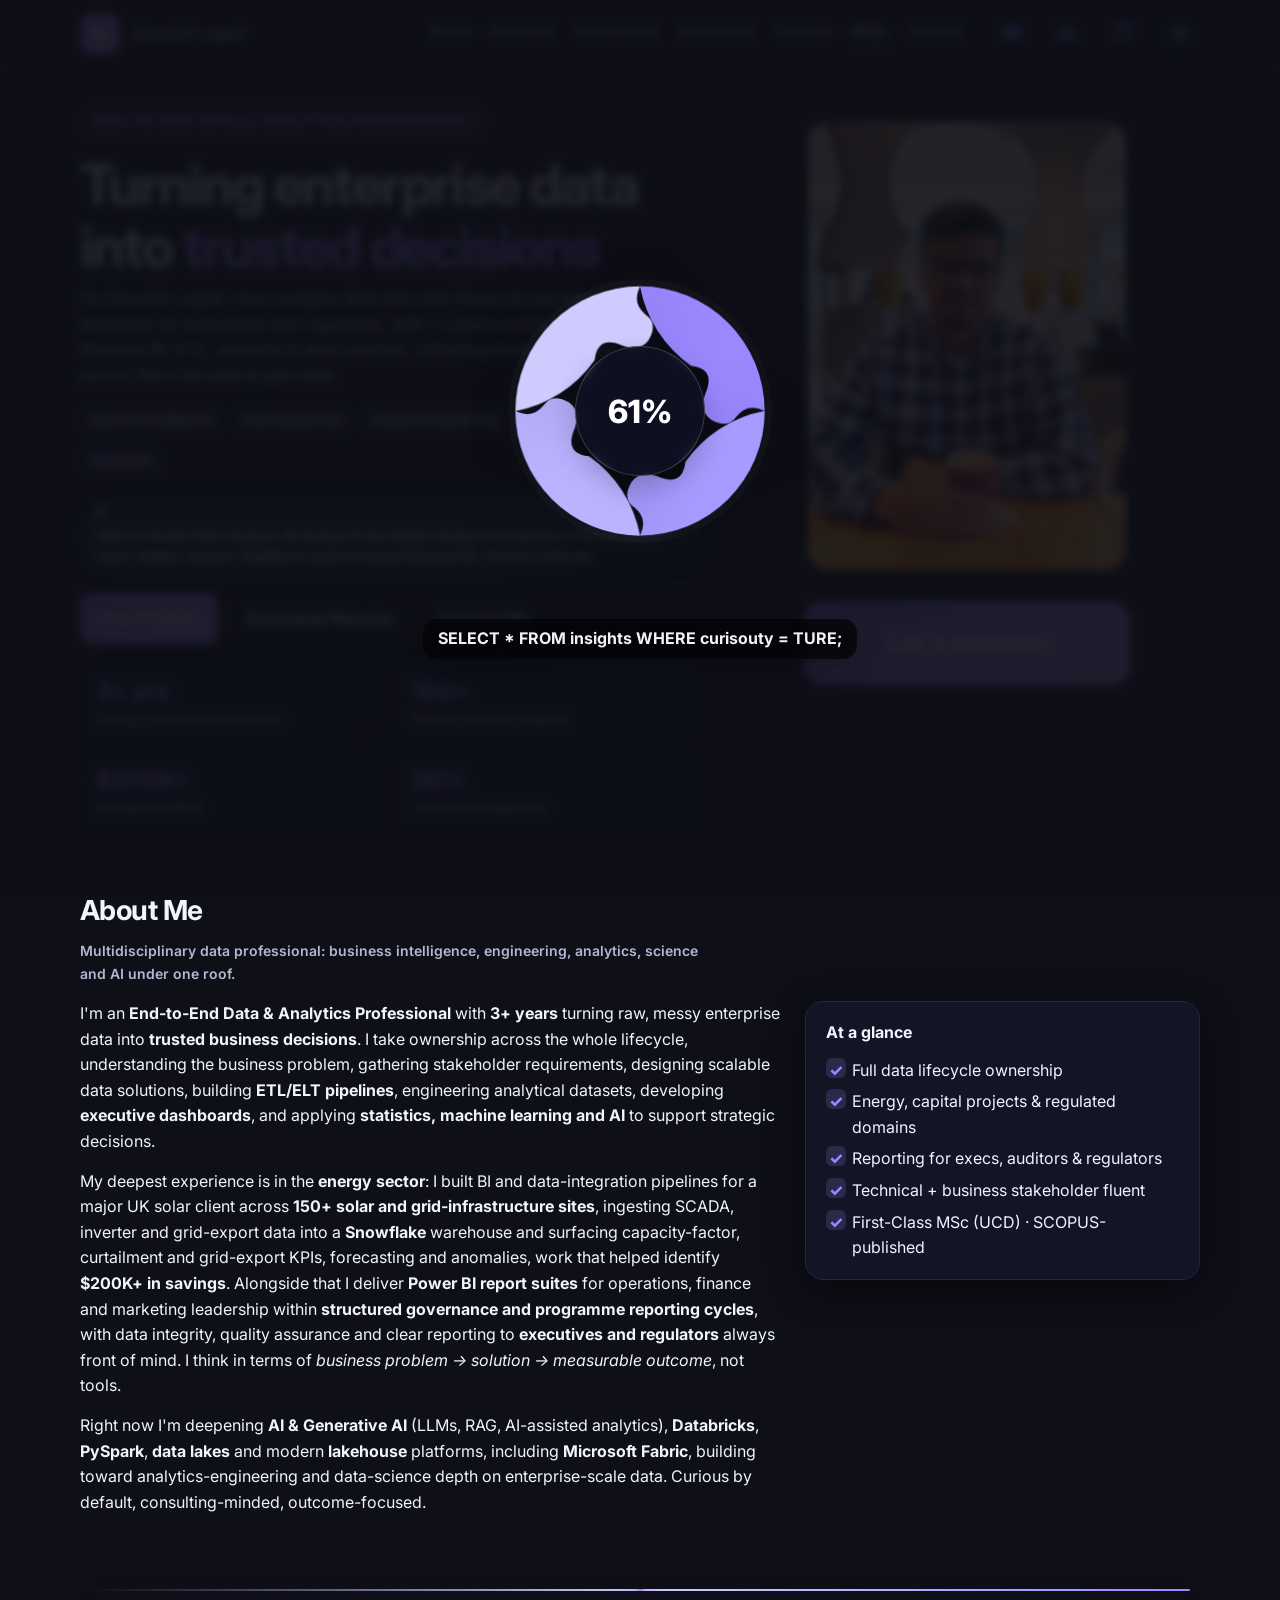
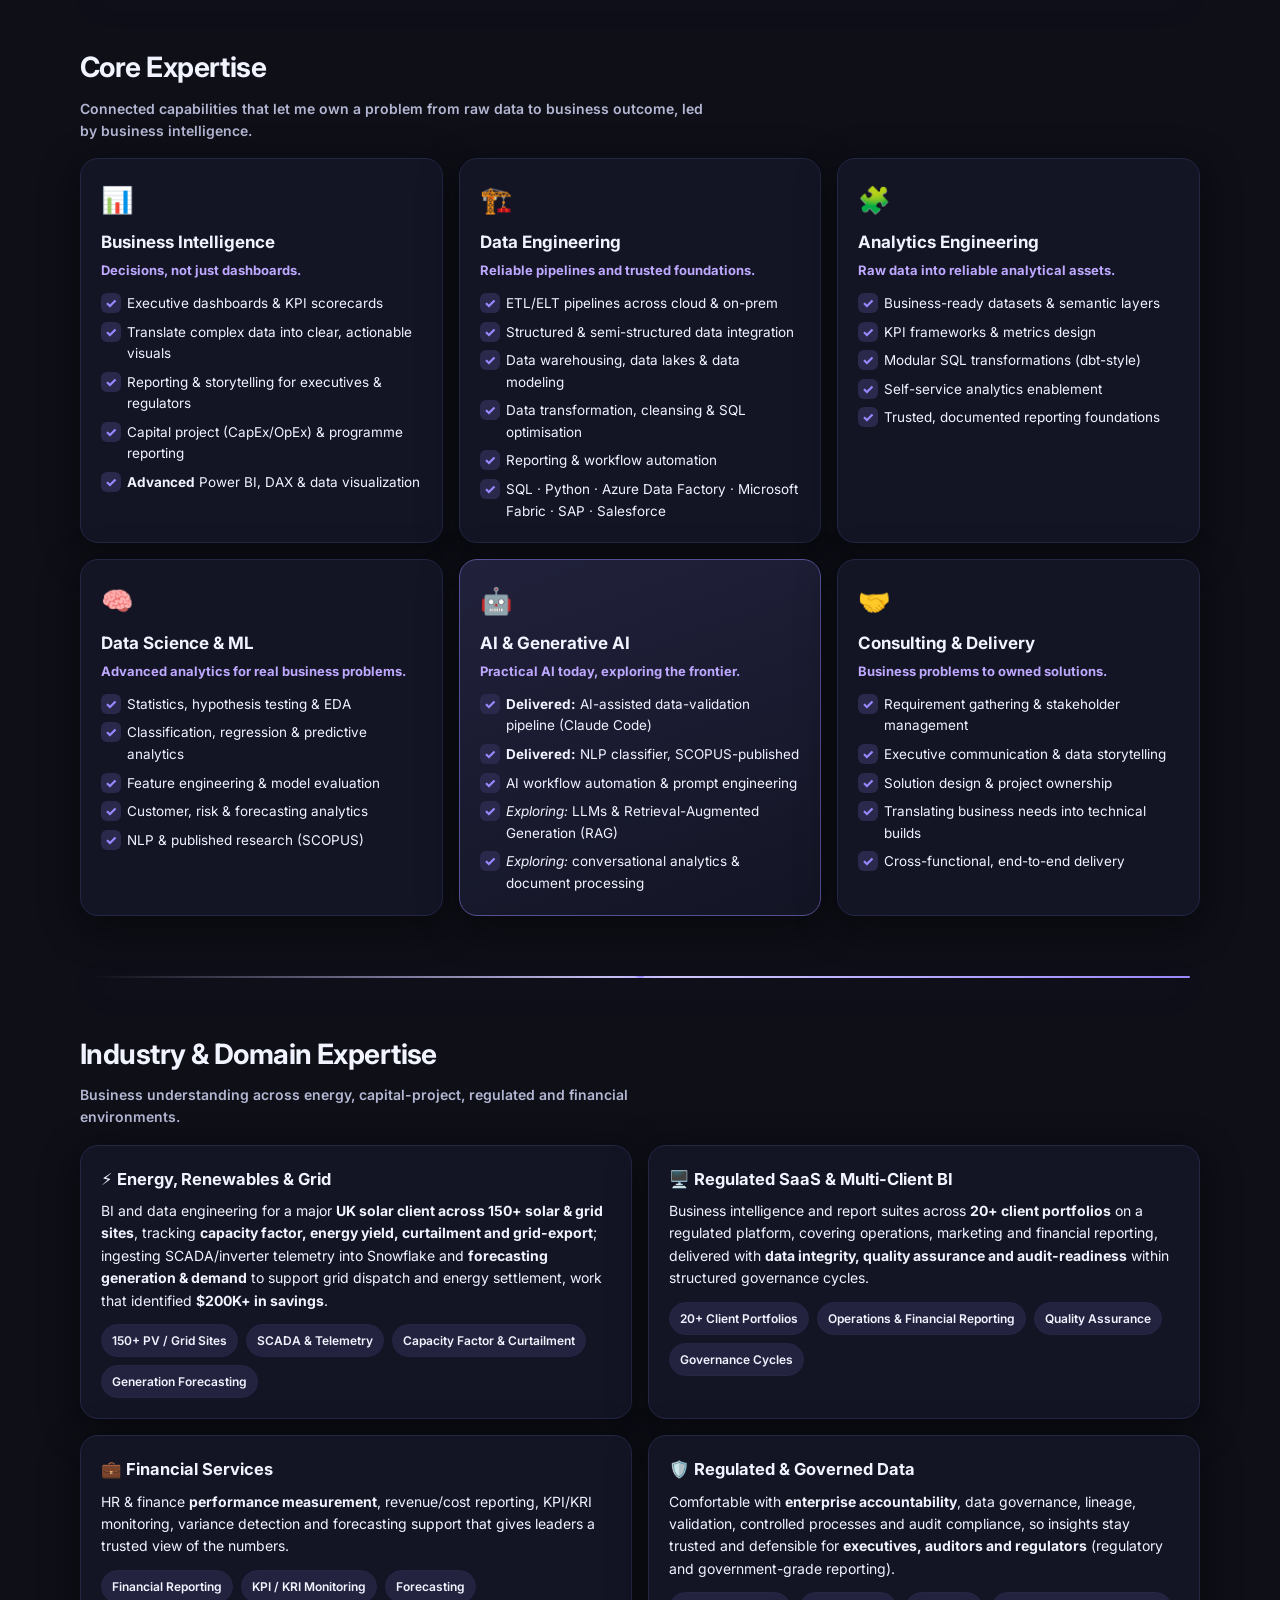
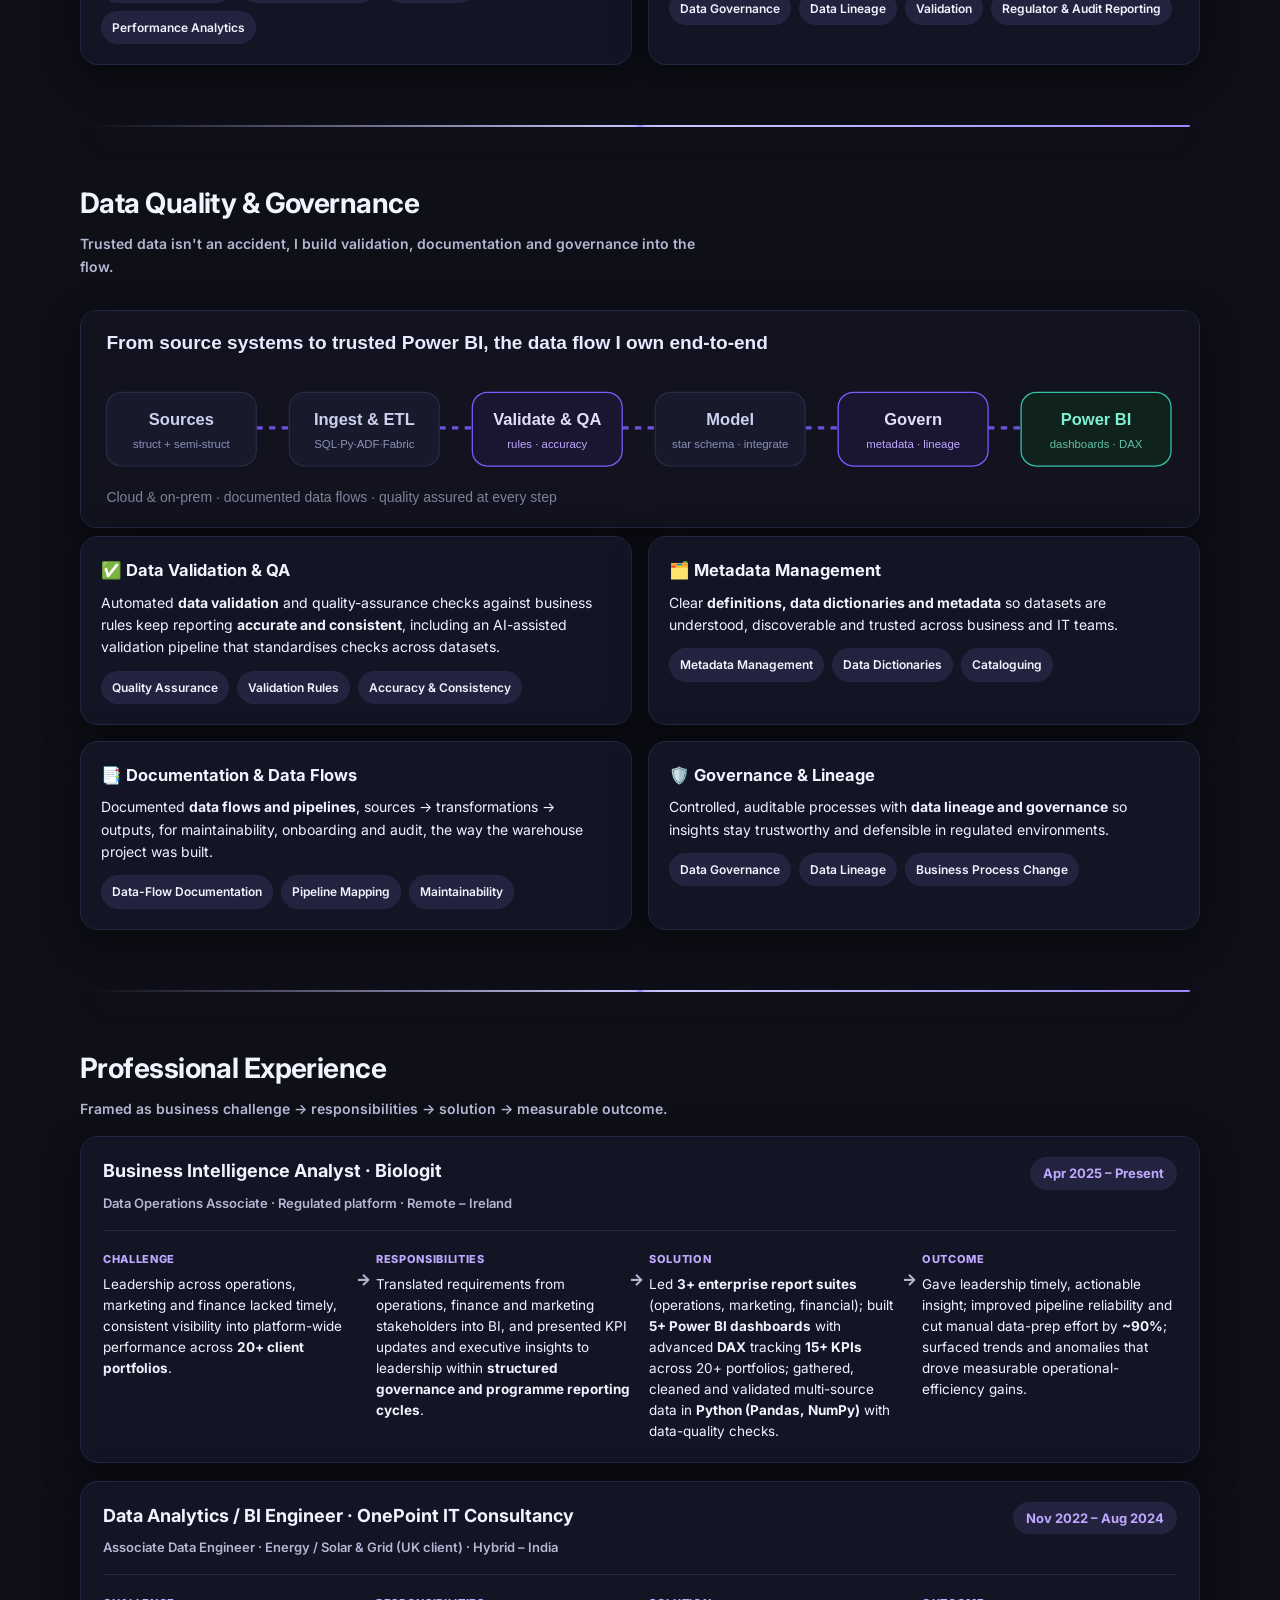
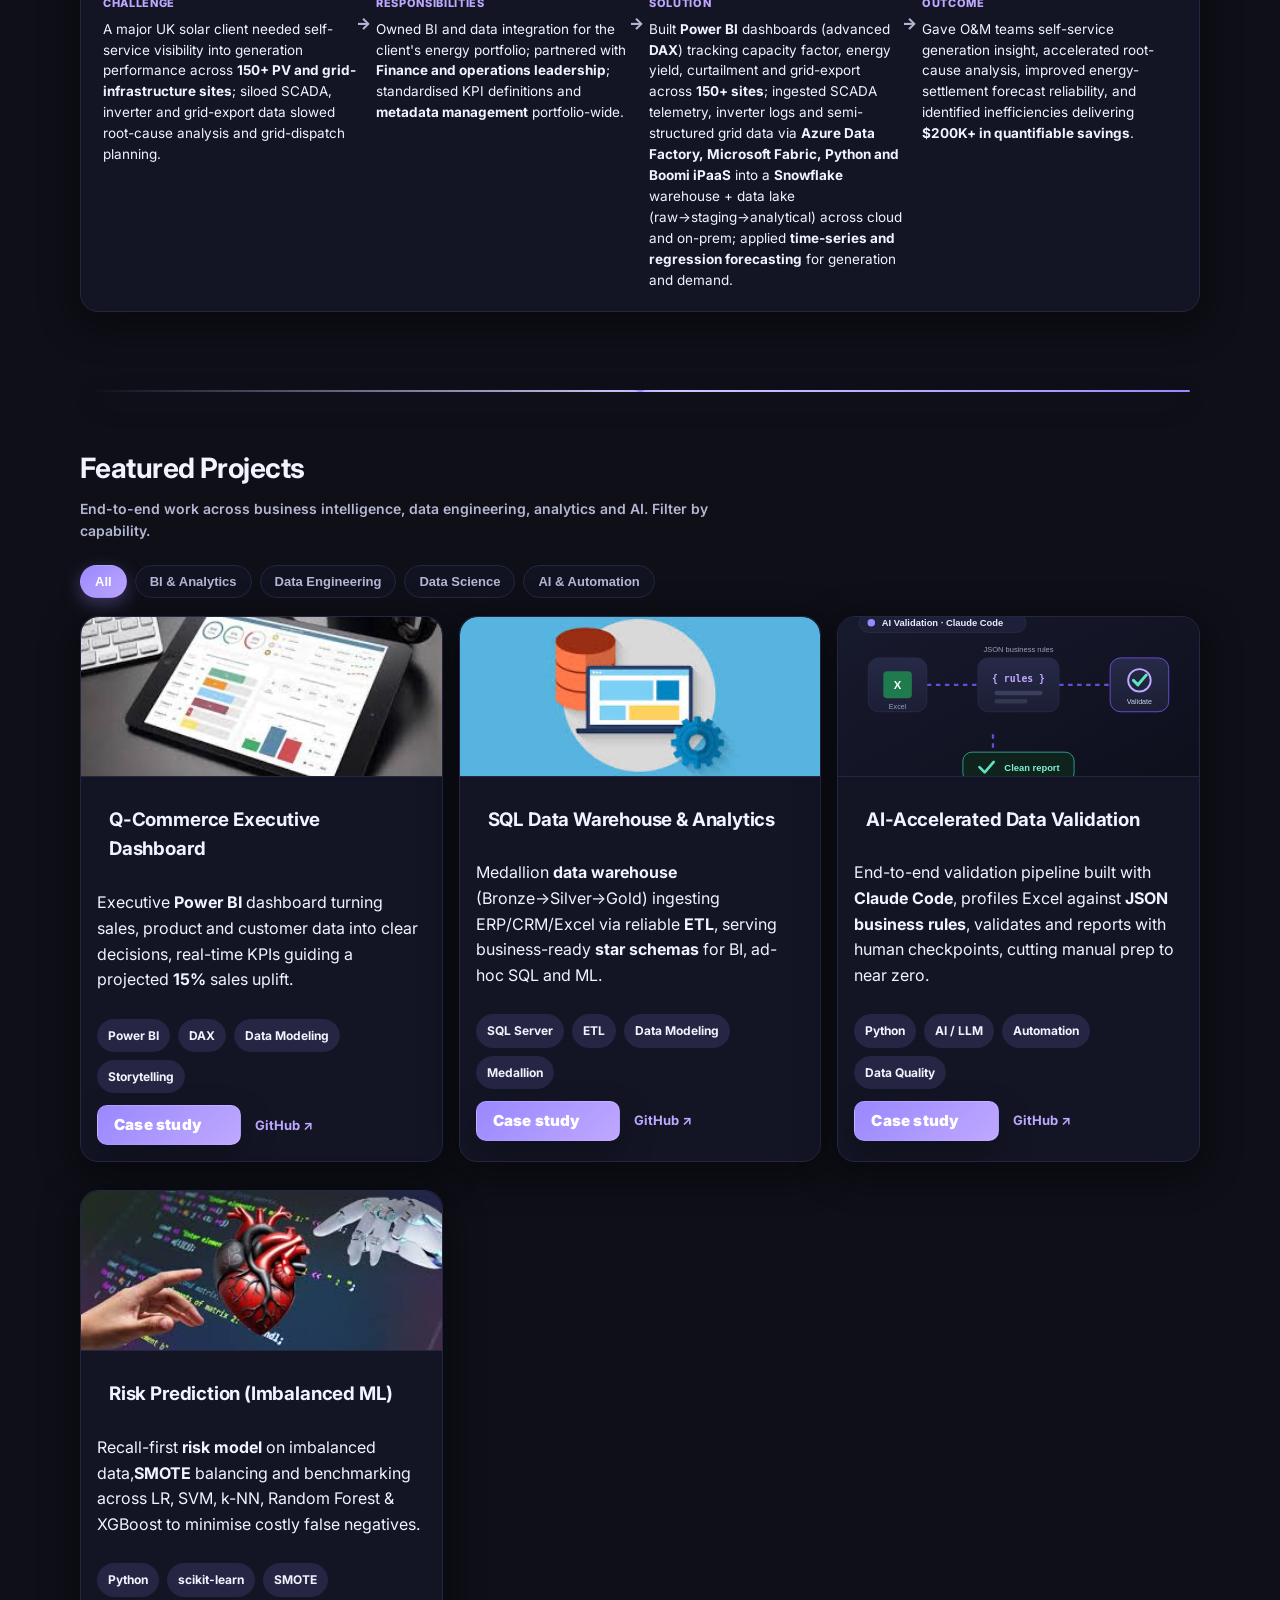
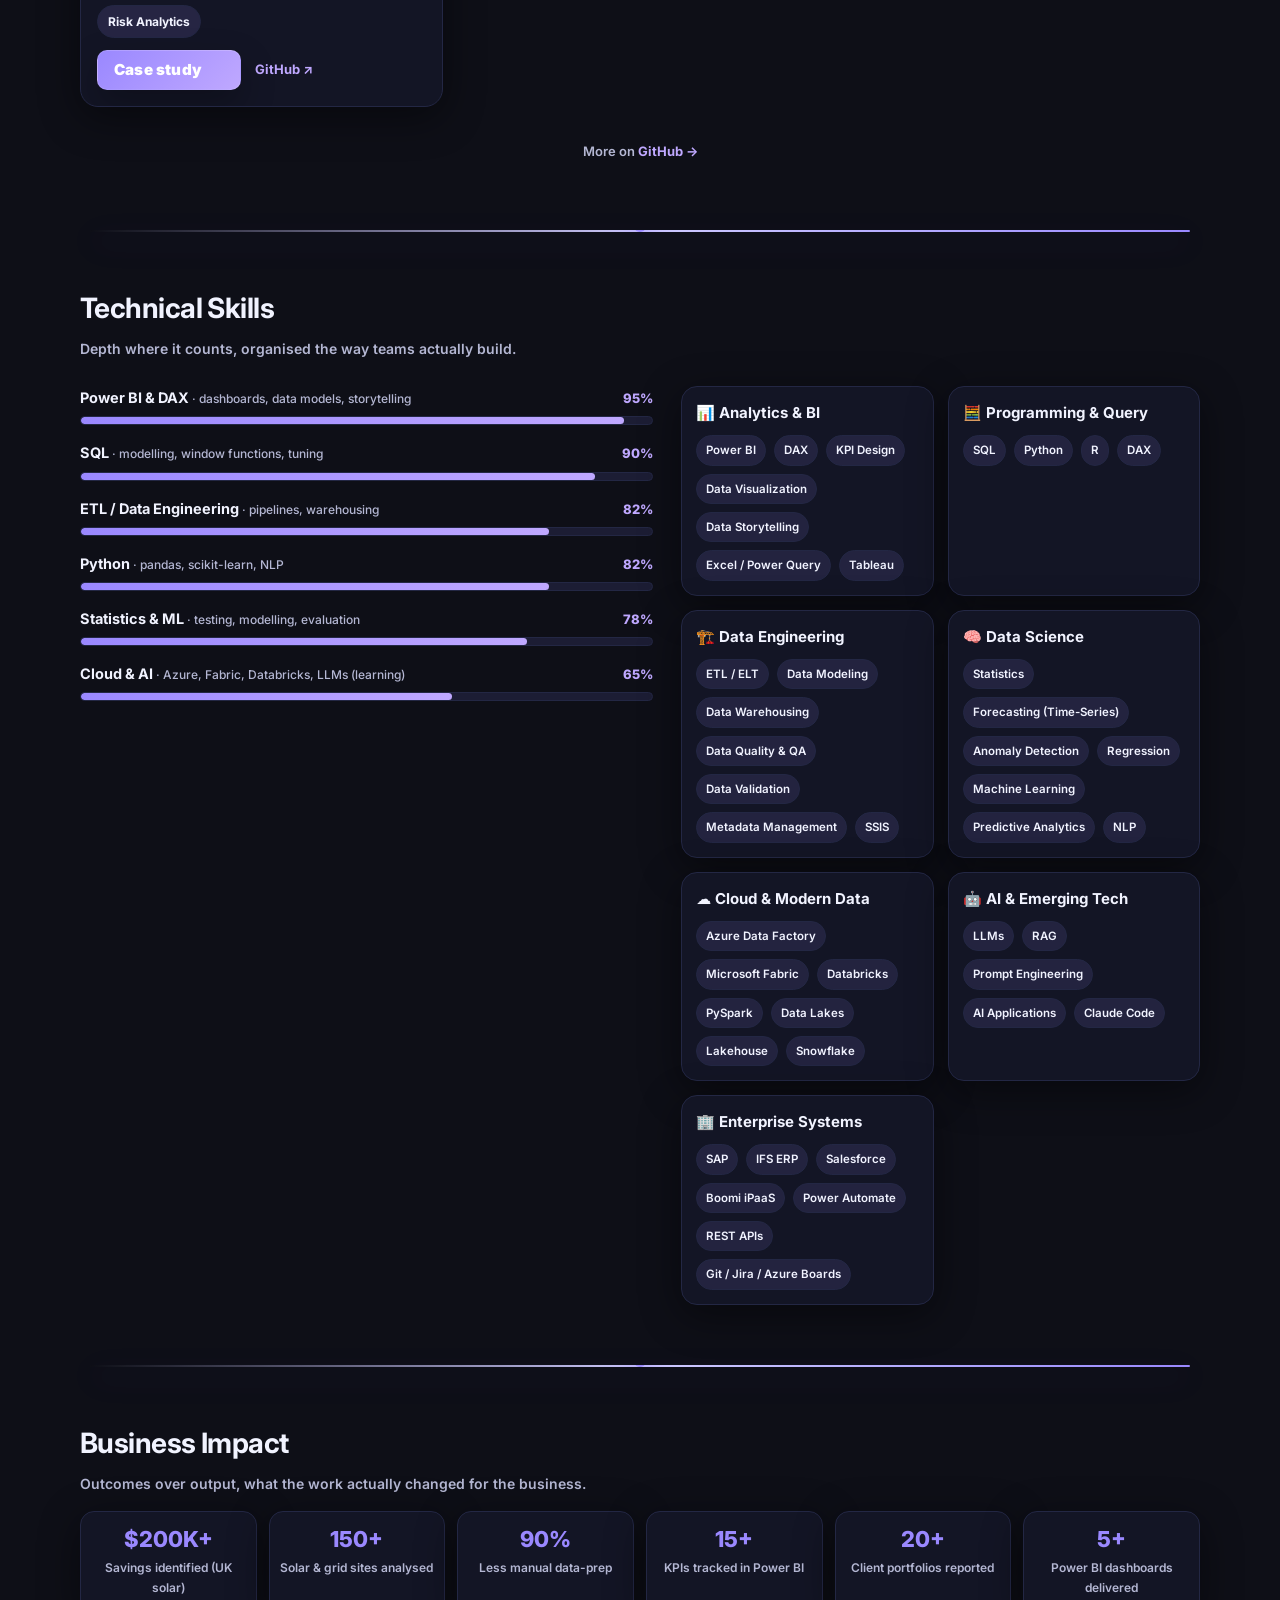
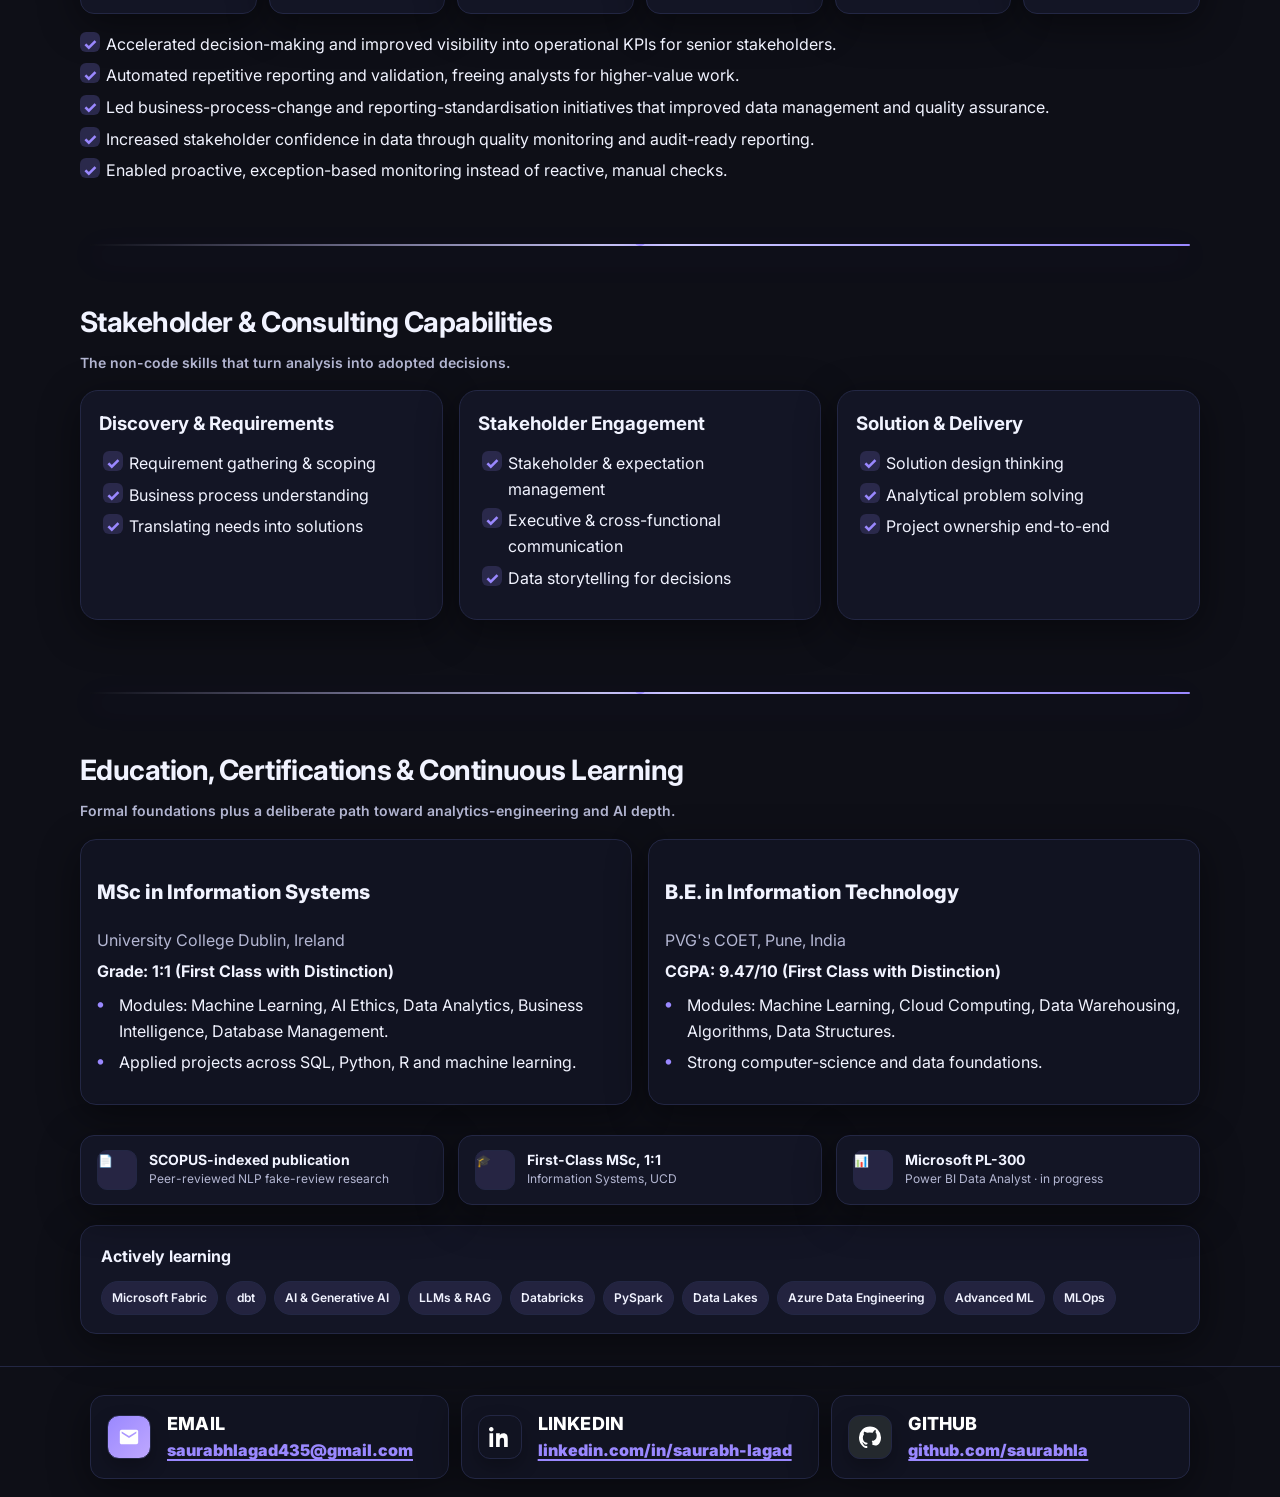
<file: index.html>
<!doctype html>
<html lang="en" data-theme="light">
<!-- Preloader: Circular puzzle ring -->
<div id="preloader" hidden class="preloader-ring" role="status" aria-live="polite">
  <div class="pre-content">
    <div class="ring-wrap" aria-hidden="true">
      <svg class="puzzle-ring" viewBox="0 0 240 240" width="340" height="340">
        <circle cx="120" cy="120" r="88" class="ring-bg"/>
        <path class="arc arc-1" d="
          M120,32
          A88,88 0 0 1 208,120
          q-12,-6 -20,4
          q-6,9 -18,2
          q-8,-6 -4,-18
          q8,-18 -10,-20
          A88,88 0 0 1 120,32Z"/>
        <path class="arc arc-2" d="
          M208,120
          A88,88 0 0 1 120,208
          q6,-12 -4,-20
          q-9,-6 -2,-18
          q6,-8 18,-4
          q18,8 20,-10
          A88,88 0 0 1 208,120Z"/>
        <path class="arc arc-3" d="
          M120,208
          A88,88 0 0 1 32,120
          q12,6 20,-4
          q6,-9 18,-2
          q8,6 4,18
          q-8,18 10,20
          A88,88 0 0 1 120,208Z"/>
        <path class="arc arc-4" d="
          M32,120
          A88,88 0 0 1 120,32
          q-6,12 4,20
          q9,6 2,18
          q-6,8 -18,4
          q-18,-8 -20,10
          A88,88 0 0 1 32,120Z"/>
      </svg>
      <div class="center-readout" id="loaderPercentage">0%</div>
    </div>
    <div class="loader-info">
      <div id="loaderNote" class="note">Indexing datasets in Azure SQL…</div>
    </div>
  </div>
</div>

<head>
  <script>
  (function () {
    try {
      if (sessionStorage.getItem('preloader_seen_v1') === '1') {
        document.documentElement.classList.add('skip-preloader');
      }
    } catch {}
  })();
</script>
<meta name="color-scheme" content="dark">
<meta name="theme-color" content="#0e0f17">
<script>
  (function () {
    try {
      document.documentElement.setAttribute(
        "data-theme",
        localStorage.getItem("theme") || "dark"
      );
      if (sessionStorage.getItem("preloader_seen_v1") === "1") {
        document.documentElement.classList.add("skip-preloader");
      }
    } catch {}
  })();
</script>
<style>
  html[data-theme="dark"] { background:#0e0f17; color-scheme: dark; }
  .skip-preloader #preloader { display:none !important; }
</style>

  <meta charset="utf-8" />
  <meta name="viewport" content="width=device-width, initial-scale=1" />
  <title>Saurabh Lagad, End-to-End Data &amp; Analytics Professional</title>

  <!-- SEO -->
  <meta name="description" content="Saurabh Lagad, Senior Business Intelligence Analyst & End-to-End Data Professional. Power BI, DAX, SQL, Python and ETL for executive and regulator reporting and data quality. Energy-sector BI across 150+ UK solar & grid sites (SCADA, Snowflake, forecasting), plus capital-project and programme reporting. Microsoft Fabric, Azure, data governance." />
  <meta name="keywords" content="Senior Business Intelligence Analyst, BI Analyst, BI Developer, Data Analyst, Senior Data Analyst, Analytics Engineer, Data Engineer, Data Scientist, Power BI, DAX, Data Visualization, Data Storytelling, SQL, Python, ETL, Azure Data Factory, Microsoft Fabric, Snowflake, Boomi iPaaS, Data Warehousing, Data Lakes, Data Governance, Data Quality, Quality Assurance, Metadata Management, Energy, Utilities, Renewables, Solar, Grid, SCADA, Generation Forecasting, Energy Settlement, Capital Projects, CapEx, OpEx, Programme Reporting, Regulatory Reporting, PMO, Databricks, PySpark, Azure, Predictive Analytics" />
  <meta name="author" content="Saurabh Lagad" />
  <link rel="canonical" href="https://saurabhlagad.netlify.app/" />

  <!-- Open Graph / social sharing -->
  <meta property="og:type" content="website" />
  <meta property="og:title" content="Saurabh Lagad, End-to-End Data & Analytics Professional" />
  <meta property="og:description" content="I transform enterprise data into trusted business decisions through Data Engineering, Analytics, BI, Machine Learning and AI, across Pharma, Finance and Energy." />
  <meta property="og:image" content="./assets/avatar.jpeg" />
  <meta property="og:url" content="https://saurabhlagad.netlify.app/" />
  <meta name="twitter:card" content="summary_large_image" />
  <meta name="twitter:title" content="Saurabh Lagad, End-to-End Data & Analytics Professional" />
  <meta name="twitter:description" content="Data Engineering · Analytics · BI · Data Science · AI, turning enterprise data into measurable business outcomes." />
  <meta name="twitter:image" content="./assets/avatar.jpeg" />

  <!-- Favicon (inline SL badge) -->
  <link rel="icon" type="image/svg+xml" href="data:image/svg+xml,%3Csvg xmlns='http://www.w3.org/2000/svg' viewBox='0 0 64 64'%3E%3Cdefs%3E%3ClinearGradient id='g' x1='0' y1='0' x2='1' y2='1'%3E%3Cstop offset='0' stop-color='%239a88ff'/%3E%3Cstop offset='1' stop-color='%23bfa8ff'/%3E%3C/linearGradient%3E%3C/defs%3E%3Crect width='64' height='64' rx='16' fill='url(%23g)'/%3E%3Ctext x='32' y='44' font-family='Arial,sans-serif' font-size='32' font-weight='bold' fill='white' text-anchor='middle'%3ESL%3C/text%3E%3C/svg%3E" />

  <!-- Fonts -->
  <link rel="preconnect" href="https://fonts.gstatic.com" crossorigin>
  <link href="https://fonts.googleapis.com/css2?family=Inter:wght@400;500;600;700;800&display=swap" rel="stylesheet">

  <link rel="stylesheet" href="style.css" />
</head>
<body>
  <!-- Decorative blobs -->
  <div class="blob blob-1"></div>
  <div class="blob blob-2"></div>

<header class="site-header">
  <div class="container header-inner">
    <a class="brand" href="#">
      <span class="brand-badge">SL</span>
      <span class="brand-name">Saurabh Lagad</span>
    </a>

    <nav class="nav" id="primaryNav" aria-label="Primary">
      <a href="#about">About</a>
      <a href="#expertise">Expertise</a>
      <a href="#governance">Governance</a>
      <a href="#experience">Experience</a>
      <a href="#projects">Projects</a>
      <a href="#skills">Skills</a>
      <a href="#contact">Contact</a>
    </nav>

    <div class="nav-social" aria-label="Social links">
      <a class="sicon" href="mailto:saurabhlagad435@gmail.com" aria-label="Email">
        <svg viewBox="0 0 24 24" width="18" height="18" aria-hidden="true"><path fill="currentColor" d="M20 4H4a2 2 0 0 0-2 2v12a2 2 0 0 0 2 2h16a2 2 0 0 0 2-2V6a2 2 0 0 0-2-2Zm0 4-8 5L4 8V6l8 5 8-5v2Z"/></svg>
      </a>
      <a class="sicon" href="https://www.linkedin.com/in/saurabh-lagad/" target="_blank" rel="noopener" aria-label="LinkedIn">
        <svg viewBox="0 0 24 24" width="18" height="18" aria-hidden="true"><path fill="currentColor" d="M4.98 3.5C4.98 4.88 3.87 6 2.5 6S0 4.88 0 3.5 1.12 1 2.5 1s2.48 1.12 2.48 2.5zM.5 8h4V23h-4V8zm7.5 0h3.8v2.05h.05c.53-1 1.84-2.05 3.8-2.05 4.06 0 4.8 2.67 4.8 6.14V23h-4v-6.58c0-1.57-.03-3.6-2.2-3.6-2.2 0-2.53 1.72-2.53 3.49V23h-4V8z"/></svg>
      </a>
      <a class="sicon" href="https://github.com/saurabhla" target="_blank" rel="noopener" aria-label="GitHub">
        <svg viewBox="0 0 24 24" width="18" height="18" aria-hidden="true"><path fill="currentColor" d="M12 .5A12 12 0 0 0 0 12.7c0 5.4 3.4 10 8.2 11.6.6.1.8-.3.8-.6v-2c-3.3.7-4-1.4-4-1.4-.5-1.3-1.2-1.7-1.2-1.7-1-.7.1-.7.1-.7 1.1.1 1.7 1.2 1.7 1.2 1 1.7 2.7 1.2 3.3.9.1-.8.4-1.2.7-1.5-2.6-.3-5.4-1.4-5.4-6 0-1.3.5-2.4 1.2-3.2-.1-.3-.5-1.5.1-3.1 0 0 1-.3 3.3 1.2a11.3 11.3 0 0 1 6 0C17 3.8 18 4 18 4c.6 1.6.2 2.8.1 3.1.8.8 1.2 1.9 1.2 3.2 0 4.7-2.8 5.7-5.5 6 .4.3.8.9.8 1.9v2.9c0 .3.2.7.8.6 4.8-1.6 8.2-6.2 8.2-11.6A12 12 0 0 0 12 .5Z"/></svg>
      </a>
    </div>

    <div class="header-actions">
      <button id="themeToggle" class="icon-btn" aria-label="Toggle light or dark theme" title="Toggle theme">
        <svg class="ico-moon" viewBox="0 0 24 24" aria-hidden="true"><path fill="currentColor" d="M21 12.8A9 9 0 1 1 11.2 3a7 7 0 0 0 9.8 9.8Z"/></svg>
        <svg class="ico-sun" viewBox="0 0 24 24" aria-hidden="true"><path fill="currentColor" d="M12 7a5 5 0 1 0 0 10 5 5 0 0 0 0-10Zm0-5a1 1 0 0 1 1 1v1a1 1 0 1 1-2 0V3a1 1 0 0 1 1-1Zm0 17a1 1 0 0 1 1 1v1a1 1 0 1 1-2 0v-1a1 1 0 0 1 1-1ZM4.2 4.2a1 1 0 0 1 1.4 0l.7.7A1 1 0 1 1 4.9 6.3l-.7-.7a1 1 0 0 1 0-1.4Zm12.8 12.8a1 1 0 0 1 1.4 0l.7.7a1 1 0 1 1-1.4 1.4l-.7-.7a1 1 0 0 1 0-1.4ZM2 12a1 1 0 0 1 1-1h1a1 1 0 1 1 0 2H3a1 1 0 0 1-1-1Zm17 0a1 1 0 0 1 1-1h1a1 1 0 1 1 0 2h-1a1 1 0 0 1-1-1ZM4.9 17.7a1 1 0 0 1 0 1.4l-.7.7a1 1 0 0 1-1.4-1.4l.7-.7a1 1 0 0 1 1.4 0ZM17.7 4.9a1 1 0 0 1 0-1.4l.7-.7a1 1 0 1 1 1.4 1.4l-.7.7a1 1 0 0 1-1.4 0Z"/></svg>
      </button>
      <button id="navToggle" class="nav-toggle" aria-label="Open navigation menu" aria-expanded="false" aria-controls="primaryNav">
        <span></span><span></span><span></span>
      </button>
    </div>
  </div>
</header>

  <main>
    <!-- Hero -->
    <section class="hero container">
      <div class="hero-left">
        <span class="hero-eyebrow">End-to-End Data &amp; Analytics Professional</span>
        <h1 class="hero-title">Turning enterprise data into <span class="accent">trusted decisions</span></h1>
        <p class="subtitle">I'm Saurabh Lagad, I turn complex data into clear Power BI reporting and decisions for executives and regulators, with ~3 years across the full data lifecycle (BI, ETL, analytics &amp; data science), including energy analytics across <strong>150+ UK solar &amp; grid sites</strong>.</p>

        <div class="chips">
          <span class="chip">Business Intelligence</span>
          <span class="chip">Data Engineering</span>
          <span class="chip">Analytics Engineering</span>
          <span class="chip">Data Science &amp; ML</span>
          <span class="chip">AI &amp; GenAI</span>
        </div>

        <p class="availability">
          <span class="avail-dot" aria-hidden="true"></span>
          Open to Senior Data Analyst, BI Analyst &amp; Developer, Analytics Engineer &amp; Data Science roles · Dublin, Ireland · Eligible to work in Ireland (Stamp 1G) · Remote-friendly
        </p>

        <div class="hero-actions">
          <a class="btn btn-primary" href="#projects">View Projects</a>
          <a class="btn btn-ghost" href="./assets/Saurabh_Lagad_CV.pdf" download>Download Resume</a>
          <a class="btn btn-ghost" href="#contact">Contact Me</a>
        </div>

        <div class="hero-metrics" aria-label="Career highlights">
          <div class="metric"><span class="metric-num">3+ yrs</span><span class="metric-label">Energy, grid &amp; finance analytics</span></div>
          <div class="metric"><span class="metric-num">150+</span><span class="metric-label">Solar &amp; grid sites analysed</span></div>
          <div class="metric"><span class="metric-num">$200K+</span><span class="metric-label">Savings identified</span></div>
          <div class="metric"><span class="metric-num">90%</span><span class="metric-label">Less manual reporting</span></div>
        </div>
      </div>

      <div class="hero-right">
        <figure class="avatar-card" aria-label="Profile image">
          <img class="avatar-img" src="./assets/avatar.jpeg" alt="Saurabh Lagad headshot">
          <div class="avatar-fallback">SL</div>
        </figure>
        <a href="https://www.linkedin.com/in/saurabh-lagad/" class="cta-connect" target="_blank" rel="noopener" aria-label="Connect with Saurabh on LinkedIn">Let's connect</a>
      </div>
    </section>

    <!-- About -->
    <section id="about" class="section container">
      <div class="section-head">
        <h2>About Me</h2>
        <p class="muted">Multidisciplinary data professional: business intelligence, engineering, analytics, science and AI under one roof.</p>
      </div>
      <div class="about-grid">
        <div class="about-copy">
          <p>
            I'm an <strong>End-to-End Data &amp; Analytics Professional</strong> with <strong>3+ years</strong> turning raw,
            messy enterprise data into <strong>trusted business decisions</strong>. I take ownership across the whole
            lifecycle, understanding the business problem, gathering stakeholder requirements, designing scalable data
            solutions, building <strong>ETL/ELT pipelines</strong>, engineering analytical datasets, developing
            <strong>executive dashboards</strong>, and applying <strong>statistics, machine learning and AI</strong> to
            support strategic decisions.
          </p>
          <p>
            My deepest experience is in the <strong>energy sector</strong>: I built BI and data-integration pipelines for a
            major UK solar client across <strong>150+ solar and grid-infrastructure sites</strong>, ingesting SCADA, inverter
            and grid-export data into a <strong>Snowflake</strong> warehouse and surfacing capacity-factor, curtailment and
            grid-export KPIs, forecasting and anomalies, work that helped identify <strong>$200K+ in savings</strong>.
            Alongside that I deliver <strong>Power BI report suites</strong> for operations, finance and marketing leadership
            within <strong>structured governance and programme reporting cycles</strong>, with data integrity, quality
            assurance and clear reporting to <strong>executives and regulators</strong> always front of mind. I think in terms
            of <em>business problem → solution → measurable outcome</em>, not tools.
          </p>
          <p>
            Right now I'm deepening <strong>AI &amp; Generative AI</strong> (LLMs, RAG, AI-assisted analytics),
            <strong>Databricks</strong>, <strong>PySpark</strong>, <strong>data lakes</strong> and modern
            <strong>lakehouse</strong> platforms, including <strong>Microsoft Fabric</strong>, building toward
            analytics-engineering and data-science depth on enterprise-scale data. Curious by default, consulting-minded,
            outcome-focused.
          </p>
        </div>
        <aside class="about-side">
          <h3>At a glance</h3>
          <ul class="check">
            <li>Full data lifecycle ownership</li>
            <li>Energy, capital projects &amp; regulated domains</li>
            <li>Reporting for execs, auditors &amp; regulators</li>
            <li>Technical + business stakeholder fluent</li>
            <li>First-Class MSc (UCD) · SCOPUS-published</li>
          </ul>
        </aside>
      </div>
    </section>
        <hr class="divider divider-purple" aria-hidden="true">

    <!-- Core Expertise -->
    <section id="expertise" class="section container">
      <div class="section-head">
        <h2>Core Expertise</h2>
        <p class="muted">Connected capabilities that let me own a problem from raw data to business outcome, led by business intelligence.</p>
      </div>
      <div class="expertise-grid">
        <article class="exp-card">
          <span class="exp-ic" aria-hidden="true">📊</span>
          <h3>Business Intelligence</h3>
          <p class="exp-lead">Decisions, not just dashboards.</p>
          <ul class="check">
            <li>Executive dashboards &amp; KPI scorecards</li>
            <li>Translate complex data into clear, actionable visuals</li>
            <li>Reporting &amp; storytelling for executives &amp; regulators</li>
            <li>Capital project (CapEx/OpEx) &amp; programme reporting</li>
            <li><strong>Advanced</strong> Power BI, DAX &amp; data visualization</li>
          </ul>
        </article>
        <article class="exp-card">
          <span class="exp-ic" aria-hidden="true">🏗️</span>
          <h3>Data Engineering</h3>
          <p class="exp-lead">Reliable pipelines and trusted foundations.</p>
          <ul class="check">
            <li>ETL/ELT pipelines across cloud &amp; on-prem</li>
            <li>Structured &amp; semi-structured data integration</li>
            <li>Data warehousing, data lakes &amp; data modeling</li>
            <li>Data transformation, cleansing &amp; SQL optimisation</li>
            <li>Reporting &amp; workflow automation</li>
            <li>SQL · Python · Azure Data Factory · Microsoft Fabric · SAP · Salesforce</li>
          </ul>
        </article>
        <article class="exp-card">
          <span class="exp-ic" aria-hidden="true">🧩</span>
          <h3>Analytics Engineering</h3>
          <p class="exp-lead">Raw data into reliable analytical assets.</p>
          <ul class="check">
            <li>Business-ready datasets &amp; semantic layers</li>
            <li>KPI frameworks &amp; metrics design</li>
            <li>Modular SQL transformations (dbt-style)</li>
            <li>Self-service analytics enablement</li>
            <li>Trusted, documented reporting foundations</li>
          </ul>
        </article>
        <article class="exp-card">
          <span class="exp-ic" aria-hidden="true">🧠</span>
          <h3>Data Science &amp; ML</h3>
          <p class="exp-lead">Advanced analytics for real business problems.</p>
          <ul class="check">
            <li>Statistics, hypothesis testing &amp; EDA</li>
            <li>Classification, regression &amp; predictive analytics</li>
            <li>Feature engineering &amp; model evaluation</li>
            <li>Customer, risk &amp; forecasting analytics</li>
            <li>NLP &amp; published research (SCOPUS)</li>
          </ul>
        </article>
        <article class="exp-card exp-ai">
          <span class="exp-ic" aria-hidden="true">🤖</span>
          <h3>AI &amp; Generative AI</h3>
          <p class="exp-lead">Practical AI today, exploring the frontier.</p>
          <ul class="check">
            <li><strong>Delivered:</strong> AI-assisted data-validation pipeline (Claude Code)</li>
            <li><strong>Delivered:</strong> NLP classifier, SCOPUS-published</li>
            <li>AI workflow automation &amp; prompt engineering</li>
            <li><em>Exploring:</em> LLMs &amp; Retrieval-Augmented Generation (RAG)</li>
            <li><em>Exploring:</em> conversational analytics &amp; document processing</li>
          </ul>
        </article>
        <article class="exp-card">
          <span class="exp-ic" aria-hidden="true">🤝</span>
          <h3>Consulting &amp; Delivery</h3>
          <p class="exp-lead">Business problems to owned solutions.</p>
          <ul class="check">
            <li>Requirement gathering &amp; stakeholder management</li>
            <li>Executive communication &amp; data storytelling</li>
            <li>Solution design &amp; project ownership</li>
            <li>Translating business needs into technical builds</li>
            <li>Cross-functional, end-to-end delivery</li>
          </ul>
        </article>
      </div>
    </section>
        <hr class="divider divider-purple" aria-hidden="true">

    <!-- Industry & Domain -->
    <section id="industries" class="section container">
      <div class="section-head">
        <h2>Industry &amp; Domain Expertise</h2>
        <p class="muted">Business understanding across energy, capital-project, regulated and financial environments.</p>
      </div>
      <div class="domain-grid">
        <article class="domain-card">
          <h3>⚡ Energy, Renewables &amp; Grid</h3>
          <p>BI and data engineering for a major <strong>UK solar client across 150+ solar &amp; grid sites</strong>, tracking
          <strong>capacity factor, energy yield, curtailment and grid-export</strong>; ingesting SCADA/inverter telemetry into
          Snowflake and <strong>forecasting generation &amp; demand</strong> to support grid dispatch and energy settlement,
          work that identified <strong>$200K+ in savings</strong>.</p>
          <div class="chips">
            <span class="chip">150+ PV / Grid Sites</span><span class="chip">SCADA &amp; Telemetry</span><span class="chip">Capacity Factor &amp; Curtailment</span><span class="chip">Generation Forecasting</span>
          </div>
        </article>
        <article class="domain-card">
          <h3>🖥️ Regulated SaaS &amp; Multi-Client BI</h3>
          <p>Business intelligence and report suites across <strong>20+ client portfolios</strong> on a regulated platform,
          covering operations, marketing and financial reporting, delivered with <strong>data integrity, quality assurance
          and audit-readiness</strong> within structured governance cycles.</p>
          <div class="chips">
            <span class="chip">20+ Client Portfolios</span><span class="chip">Operations &amp; Financial Reporting</span><span class="chip">Quality Assurance</span><span class="chip">Governance Cycles</span>
          </div>
        </article>
        <article class="domain-card">
          <h3>💼 Financial Services</h3>
          <p>HR &amp; finance <strong>performance measurement</strong>, revenue/cost reporting, KPI/KRI monitoring, variance
          detection and forecasting support that gives leaders a trusted view of the numbers.</p>
          <div class="chips">
            <span class="chip">Financial Reporting</span><span class="chip">KPI / KRI Monitoring</span><span class="chip">Forecasting</span><span class="chip">Performance Analytics</span>
          </div>
        </article>
        <article class="domain-card">
          <h3>🛡️ Regulated &amp; Governed Data</h3>
          <p>Comfortable with <strong>enterprise accountability</strong>, data governance, lineage, validation, controlled
          processes and audit compliance, so insights stay trusted and defensible for <strong>executives, auditors and
          regulators</strong> (regulatory and government-grade reporting).</p>
          <div class="chips">
            <span class="chip">Data Governance</span><span class="chip">Data Lineage</span><span class="chip">Validation</span><span class="chip">Regulator &amp; Audit Reporting</span>
          </div>
        </article>
      </div>
    </section>
        <hr class="divider divider-purple" aria-hidden="true">

    <!-- Data Quality & Governance -->
    <section id="governance" class="section container">
      <div class="section-head">
        <h2>Data Quality &amp; Governance</h2>
        <p class="muted">Trusted data isn't an accident, I build validation, documentation and governance into the flow.</p>
      </div>

      <figure class="project-figure">
        <img src="./assets/fig-dataflow.svg" alt="Data flow from source systems through ETL, validation and QA, modeling and governance to Power BI" loading="lazy">
      </figure>

      <div class="domain-grid">
        <article class="domain-card">
          <h3>✅ Data Validation &amp; QA</h3>
          <p>Automated <strong>data validation</strong> and quality-assurance checks against business rules keep reporting <strong>accurate and consistent</strong>, including an AI-assisted validation pipeline that standardises checks across datasets.</p>
          <div class="chips"><span class="chip">Quality Assurance</span><span class="chip">Validation Rules</span><span class="chip">Accuracy &amp; Consistency</span></div>
        </article>
        <article class="domain-card">
          <h3>🗂️ Metadata Management</h3>
          <p>Clear <strong>definitions, data dictionaries and metadata</strong> so datasets are understood, discoverable and trusted across business and IT teams.</p>
          <div class="chips"><span class="chip">Metadata Management</span><span class="chip">Data Dictionaries</span><span class="chip">Cataloguing</span></div>
        </article>
        <article class="domain-card">
          <h3>📑 Documentation &amp; Data Flows</h3>
          <p>Documented <strong>data flows and pipelines</strong>, sources → transformations → outputs, for maintainability, onboarding and audit, the way the warehouse project was built.</p>
          <div class="chips"><span class="chip">Data-Flow Documentation</span><span class="chip">Pipeline Mapping</span><span class="chip">Maintainability</span></div>
        </article>
        <article class="domain-card">
          <h3>🛡️ Governance &amp; Lineage</h3>
          <p>Controlled, auditable processes with <strong>data lineage and governance</strong> so insights stay trustworthy and defensible in regulated environments.</p>
          <div class="chips"><span class="chip">Data Governance</span><span class="chip">Data Lineage</span><span class="chip">Business Process Change</span></div>
        </article>
      </div>
    </section>
        <hr class="divider divider-purple" aria-hidden="true">

    <!-- Professional Experience -->
    <section id="experience" class="section container">
      <div class="section-head">
        <h2>Professional Experience</h2>
        <p class="muted">Framed as business challenge → responsibilities → solution → measurable outcome.</p>
      </div>

      <article class="xp-card">
        <div class="xp-head">
          <div>
            <h3>Business Intelligence Analyst · Biologit</h3>
            <span class="xp-meta">Data Operations Associate · Regulated platform · Remote – Ireland</span>
          </div>
          <span class="xp-date">Apr 2025 – Present</span>
        </div>
        <div class="xp-flow">
          <div class="xp-step"><span class="xp-label">Challenge</span><p>Leadership across operations, marketing and finance lacked timely, consistent visibility into platform-wide performance across <strong>20+ client portfolios</strong>.</p></div>
          <div class="xp-step"><span class="xp-label">Responsibilities</span><p>Translated requirements from operations, finance and marketing stakeholders into BI, and presented KPI updates and executive insights to leadership within <strong>structured governance and programme reporting cycles</strong>.</p></div>
          <div class="xp-step"><span class="xp-label">Solution</span><p>Led <strong>3+ enterprise report suites</strong> (operations, marketing, financial); built <strong>5+ Power BI dashboards</strong> with advanced <strong>DAX</strong> tracking <strong>15+ KPIs</strong> across 20+ portfolios; gathered, cleaned and validated multi-source data in <strong>Python (Pandas, NumPy)</strong> with data-quality checks.</p></div>
          <div class="xp-step"><span class="xp-label">Outcome</span><p>Gave leadership timely, actionable insight; improved pipeline reliability and cut manual data-prep effort by <strong>~90%</strong>; surfaced trends and anomalies that drove measurable operational-efficiency gains.</p></div>
        </div>
      </article>

      <article class="xp-card">
        <div class="xp-head">
          <div>
            <h3>Data Analytics / BI Engineer · OnePoint IT Consultancy</h3>
            <span class="xp-meta">Associate Data Engineer · Energy / Solar &amp; Grid (UK client) · Hybrid – India</span>
          </div>
          <span class="xp-date">Nov 2022 – Aug 2024</span>
        </div>
        <div class="xp-flow">
          <div class="xp-step"><span class="xp-label">Challenge</span><p>A major UK solar client needed self-service visibility into generation performance across <strong>150+ PV and grid-infrastructure sites</strong>; siloed SCADA, inverter and grid-export data slowed root-cause analysis and grid-dispatch planning.</p></div>
          <div class="xp-step"><span class="xp-label">Responsibilities</span><p>Owned BI and data integration for the client's energy portfolio; partnered with <strong>Finance and operations leadership</strong>; standardised KPI definitions and <strong>metadata management</strong> portfolio-wide.</p></div>
          <div class="xp-step"><span class="xp-label">Solution</span><p>Built <strong>Power BI</strong> dashboards (advanced <strong>DAX</strong>) tracking capacity factor, energy yield, curtailment and grid-export across <strong>150+ sites</strong>; ingested SCADA telemetry, inverter logs and semi-structured grid data via <strong>Azure Data Factory, Microsoft Fabric, Python and Boomi iPaaS</strong> into a <strong>Snowflake</strong> warehouse + data lake (raw→staging→analytical) across cloud and on-prem; applied <strong>time-series and regression forecasting</strong> for generation and demand.</p></div>
          <div class="xp-step"><span class="xp-label">Outcome</span><p>Gave O&amp;M teams self-service generation insight, accelerated root-cause analysis, improved energy-settlement forecast reliability, and identified inefficiencies delivering <strong>$200K+ in quantifiable savings</strong>.</p></div>
        </div>
      </article>
    </section>
        <hr class="divider divider-purple" aria-hidden="true">

    <!-- Featured Projects -->
    <section id="projects" class="section container">
      <div class="section-head">
        <h2>Featured Projects</h2>
        <p class="muted">End-to-end work across business intelligence, data engineering, analytics and AI. Filter by capability.</p>
      </div>

      <div class="filters" role="tablist" aria-label="Filter projects by capability">
        <button class="filter-btn is-active" data-filter="all" aria-pressed="true">All</button>
        <button class="filter-btn" data-filter="bi" aria-pressed="false">BI &amp; Analytics</button>
        <button class="filter-btn" data-filter="de" aria-pressed="false">Data Engineering</button>
        <button class="filter-btn" data-filter="ds" aria-pressed="false">Data Science</button>
        <button class="filter-btn" data-filter="ai" aria-pressed="false">AI &amp; Automation</button>
      </div>

      <div class="cards">
        <!-- BI -->
        <article class="card project" data-category="bi">
          <div class="project-media">
            <a href="./projects/qcommerce.html" rel="noopener"><img src="./assets/qcommerce.jpeg" alt="Interactive Q-Commerce dashboard" loading="lazy"></a>
          </div>
          <div class="project-body">
            <h3>Q-Commerce Executive Dashboard</h3>
            <p>Executive <strong>Power BI</strong> dashboard turning sales, product and customer data into clear decisions, real-time KPIs guiding a projected <strong>15%</strong> sales uplift.</p>
            <ul class="tags"><li>Power BI</li><li>DAX</li><li>Data Modeling</li><li>Storytelling</li></ul>
            <div class="card-links">
              <a class="btn btn-small btn-cta" href="./projects/qcommerce.html" rel="noopener"><span>Case study</span></a>
              <a class="gh-link" href="https://github.com/saurabhla/power-bi-blinkit-report" target="_blank" rel="noopener" aria-label="GitHub repository">GitHub ↗</a>
            </div>
          </div>
        </article>

        <!-- Data Engineering -->
        <article class="card project" data-category="de">
          <div class="project-media">
            <a href="./projects/dwh.html" rel="noopener"><img src="./assets/dwh.jpeg" alt="SQL Data Warehouse & Analytics, medallion architecture" loading="lazy"></a>
          </div>
          <div class="project-body">
            <h3>SQL Data Warehouse &amp; Analytics</h3>
            <p>Medallion <strong>data warehouse</strong> (Bronze→Silver→Gold) ingesting ERP/CRM/Excel via reliable <strong>ETL</strong>, serving business-ready <strong>star schemas</strong> for BI, ad-hoc SQL and ML.</p>
            <ul class="tags"><li>SQL Server</li><li>ETL</li><li>Data Modeling</li><li>Medallion</li></ul>
            <div class="card-links">
              <a class="btn btn-small btn-cta" href="./projects/dwh.html" rel="noopener"><span>Case study</span></a>
              <a class="gh-link" href="https://github.com/saurabhla/sql-data-warehouse-project" target="_blank" rel="noopener" aria-label="GitHub repository">GitHub ↗</a>
            </div>
          </div>
        </article>

        <!-- AI -->
        <article class="card project" data-category="ai">
          <div class="project-media">
            <a href="./projects/ai-validation-pipeline.html" rel="noopener"><img src="./assets/ai-pipeline.svg" alt="AI-accelerated data validation pipeline" loading="lazy"></a>
          </div>
          <div class="project-body">
            <h3>AI-Accelerated Data Validation</h3>
            <p>End-to-end validation pipeline built with <strong>Claude Code</strong>, profiles Excel against <strong>JSON business rules</strong>, validates and reports with human checkpoints, cutting manual prep to near zero.</p>
            <ul class="tags"><li>Python</li><li>AI / LLM</li><li>Automation</li><li>Data Quality</li></ul>
            <div class="card-links">
              <a class="btn btn-small btn-cta" href="./projects/ai-validation-pipeline.html" rel="noopener"><span>Case study</span></a>
              <a class="gh-link" href="https://github.com/saurabhla/AI-Accelerated-Data-Validation" target="_blank" rel="noopener" aria-label="GitHub repository">GitHub ↗</a>
            </div>
          </div>
        </article>

        <!-- Data Science: risk -->
        <article class="card project" data-category="ds">
          <div class="project-media">
            <a href="./projects/heart-attack.html" rel="noopener"><img src="./assets/heart-attack.jpeg" alt="Heart attack risk prediction" loading="lazy"></a>
          </div>
          <div class="project-body">
            <h3>Risk Prediction (Imbalanced ML)</h3>
            <p>Recall-first <strong>risk model</strong> on imbalanced data,<strong>SMOTE</strong> balancing and benchmarking across LR, SVM, k-NN, Random Forest &amp; XGBoost to minimise costly false negatives.</p>
            <ul class="tags"><li>Python</li><li>scikit-learn</li><li>SMOTE</li><li>Risk Analytics</li></ul>
            <div class="card-links">
              <a class="btn btn-small btn-cta" href="./projects/heart-attack.html" rel="noopener"><span>Case study</span></a>
              <a class="gh-link" href="https://github.com/saurabhla/heart-attack-risk-prediction" target="_blank" rel="noopener" aria-label="GitHub repository">GitHub ↗</a>
            </div>
          </div>
        </article>
      </div>

      <p class="projects-foot muted">More on <a href="https://github.com/saurabhla" target="_blank" rel="noopener">GitHub →</a></p>
    </section>
        <hr class="divider divider-purple" aria-hidden="true">

    <!-- Technical Skills -->
    <section id="skills" class="section container">
      <div class="section-head">
        <h2>Technical Skills</h2>
        <p class="muted">Depth where it counts, organised the way teams actually build.</p>
      </div>

      <div class="skills-wrap">
        <div class="skill-bars">
          <div class="skill"><div class="skill-top"><span class="skill-name">Power BI &amp; DAX <span class="skill-note">· dashboards, data models, storytelling</span></span><span class="skill-pct">95%</span></div><div class="skill-track"><span class="skill-fill" style="--lvl:95%"></span></div></div>
          <div class="skill"><div class="skill-top"><span class="skill-name">SQL <span class="skill-note">· modelling, window functions, tuning</span></span><span class="skill-pct">90%</span></div><div class="skill-track"><span class="skill-fill" style="--lvl:90%"></span></div></div>
          <div class="skill"><div class="skill-top"><span class="skill-name">ETL / Data Engineering <span class="skill-note">· pipelines, warehousing</span></span><span class="skill-pct">82%</span></div><div class="skill-track"><span class="skill-fill" style="--lvl:82%"></span></div></div>
          <div class="skill"><div class="skill-top"><span class="skill-name">Python <span class="skill-note">· pandas, scikit-learn, NLP</span></span><span class="skill-pct">82%</span></div><div class="skill-track"><span class="skill-fill" style="--lvl:82%"></span></div></div>
          <div class="skill"><div class="skill-top"><span class="skill-name">Statistics &amp; ML <span class="skill-note">· testing, modelling, evaluation</span></span><span class="skill-pct">78%</span></div><div class="skill-track"><span class="skill-fill" style="--lvl:78%"></span></div></div>
          <div class="skill"><div class="skill-top"><span class="skill-name">Cloud &amp; AI <span class="skill-note">· Azure, Fabric, Databricks, LLMs (learning)</span></span><span class="skill-pct">65%</span></div><div class="skill-track"><span class="skill-fill" style="--lvl:65%"></span></div></div>
        </div>

        <div class="skill-groups">
          <article class="skill-group"><h3>📊 Analytics &amp; BI</h3><div class="chips"><span class="chip">Power BI</span><span class="chip">DAX</span><span class="chip">KPI Design</span><span class="chip">Data Visualization</span><span class="chip">Data Storytelling</span><span class="chip">Excel / Power Query</span><span class="chip">Tableau</span></div></article>
          <article class="skill-group"><h3>🧮 Programming &amp; Query</h3><div class="chips"><span class="chip">SQL</span><span class="chip">Python</span><span class="chip">R</span><span class="chip">DAX</span></div></article>
          <article class="skill-group"><h3>🏗️ Data Engineering</h3><div class="chips"><span class="chip">ETL / ELT</span><span class="chip">Data Modeling</span><span class="chip">Data Warehousing</span><span class="chip">Data Quality &amp; QA</span><span class="chip">Data Validation</span><span class="chip">Metadata Management</span><span class="chip">SSIS</span></div></article>
          <article class="skill-group"><h3>🧠 Data Science</h3><div class="chips"><span class="chip">Statistics</span><span class="chip">Forecasting (Time-Series)</span><span class="chip">Anomaly Detection</span><span class="chip">Regression</span><span class="chip">Machine Learning</span><span class="chip">Predictive Analytics</span><span class="chip">NLP</span></div></article>
          <article class="skill-group"><h3>☁️ Cloud &amp; Modern Data</h3><div class="chips"><span class="chip">Azure Data Factory</span><span class="chip">Microsoft Fabric</span><span class="chip">Databricks</span><span class="chip">PySpark</span><span class="chip">Data Lakes</span><span class="chip">Lakehouse</span><span class="chip">Snowflake</span></div></article>
          <article class="skill-group"><h3>🤖 AI &amp; Emerging Tech</h3><div class="chips"><span class="chip">LLMs</span><span class="chip">RAG</span><span class="chip">Prompt Engineering</span><span class="chip">AI Applications</span><span class="chip">Claude Code</span></div></article>
          <article class="skill-group"><h3>🏢 Enterprise Systems</h3><div class="chips"><span class="chip">SAP</span><span class="chip">IFS ERP</span><span class="chip">Salesforce</span><span class="chip">Boomi iPaaS</span><span class="chip">Power Automate</span><span class="chip">REST APIs</span><span class="chip">Git / Jira / Azure Boards</span></div></article>
        </div>
      </div>
    </section>
        <hr class="divider divider-purple" aria-hidden="true">

    <!-- Business Impact -->
    <section id="impact" class="section container">
      <div class="section-head">
        <h2>Business Impact</h2>
        <p class="muted">Outcomes over output, what the work actually changed for the business.</p>
      </div>
      <div class="impact-stats">
        <div class="impact-stat"><span class="impact-num">$200K+</span><span class="impact-lbl">Savings identified (UK solar)</span></div>
        <div class="impact-stat"><span class="impact-num">150+</span><span class="impact-lbl">Solar &amp; grid sites analysed</span></div>
        <div class="impact-stat"><span class="impact-num">90%</span><span class="impact-lbl">Less manual data-prep</span></div>
        <div class="impact-stat"><span class="impact-num">15+</span><span class="impact-lbl">KPIs tracked in Power BI</span></div>
        <div class="impact-stat"><span class="impact-num">20+</span><span class="impact-lbl">Client portfolios reported</span></div>
        <div class="impact-stat"><span class="impact-num">5+</span><span class="impact-lbl">Power BI dashboards delivered</span></div>
      </div>
      <ul class="check impact-list">
        <li>Accelerated decision-making and improved visibility into operational KPIs for senior stakeholders.</li>
        <li>Automated repetitive reporting and validation, freeing analysts for higher-value work.</li>
        <li>Led business-process-change and reporting-standardisation initiatives that improved data management and quality assurance.</li>
        <li>Increased stakeholder confidence in data through quality monitoring and audit-ready reporting.</li>
        <li>Enabled proactive, exception-based monitoring instead of reactive, manual checks.</li>
      </ul>
    </section>
        <hr class="divider divider-purple" aria-hidden="true">

    <!-- Stakeholder & Consulting -->
    <section id="consulting" class="section container">
      <div class="section-head">
        <h2>Stakeholder &amp; Consulting Capabilities</h2>
        <p class="muted">The non-code skills that turn analysis into adopted decisions.</p>
      </div>
      <div class="grid-3">
        <article class="card pad-card">
          <h3>Discovery &amp; Requirements</h3>
          <ul class="check">
            <li>Requirement gathering &amp; scoping</li>
            <li>Business process understanding</li>
            <li>Translating needs into solutions</li>
          </ul>
        </article>
        <article class="card pad-card">
          <h3>Stakeholder Engagement</h3>
          <ul class="check">
            <li>Stakeholder &amp; expectation management</li>
            <li>Executive &amp; cross-functional communication</li>
            <li>Data storytelling for decisions</li>
          </ul>
        </article>
        <article class="card pad-card">
          <h3>Solution &amp; Delivery</h3>
          <ul class="check">
            <li>Solution design thinking</li>
            <li>Analytical problem solving</li>
            <li>Project ownership end-to-end</li>
          </ul>
        </article>
      </div>
    </section>
        <hr class="divider divider-purple" aria-hidden="true">

    <!-- Certifications & Learning -->
    <section id="learning" class="section container">
      <div class="section-head">
        <h2>Education, Certifications &amp; Continuous Learning</h2>
        <p class="muted">Formal foundations plus a deliberate path toward analytics-engineering and AI depth.</p>
      </div>

      <div class="edu-grid">
        <article class="edu-card">
          <div class="edu-head">
            <h3 class="edu-title">MSc in Information Systems</h3>
            <span class="edu-org">University College Dublin, Ireland</span>
            <span class="edu-meta">Grade: <strong>1:1 (First Class with Distinction)</strong></span>
          </div>
          <ul class="t-bullets">
            <li>Modules: Machine Learning, AI Ethics, Data Analytics, Business Intelligence, Database Management.</li>
            <li>Applied projects across SQL, Python, R and machine learning.</li>
          </ul>
        </article>
        <article class="edu-card">
          <div class="edu-head">
            <h3 class="edu-title">B.E. in Information Technology</h3>
            <span class="edu-org">PVG's COET, Pune, India</span>
            <span class="edu-meta">CGPA: <strong>9.47/10 (First Class with Distinction)</strong></span>
          </div>
          <ul class="t-bullets">
            <li>Modules: Machine Learning, Cloud Computing, Data Warehousing, Algorithms, Data Structures.</li>
            <li>Strong computer-science and data foundations.</li>
          </ul>
        </article>
      </div>

      <div class="creds-strip" aria-label="Credentials">
        <div class="cred"><span class="cred-ic" aria-hidden="true">📄</span><div><strong>SCOPUS-indexed publication</strong><span>Peer-reviewed NLP fake-review research</span></div></div>
        <div class="cred"><span class="cred-ic" aria-hidden="true">🎓</span><div><strong>First-Class MSc, 1:1</strong><span>Information Systems, UCD</span></div></div>
        <div class="cred"><span class="cred-ic" aria-hidden="true">📊</span><div><strong>Microsoft PL-300</strong><span>Power BI Data Analyst · in progress</span></div></div>
      </div>

      <div class="learn-now">
        <h3>Actively learning</h3>
        <div class="chips">
          <span class="chip">Microsoft Fabric</span><span class="chip">dbt</span><span class="chip">AI &amp; Generative AI</span><span class="chip">LLMs &amp; RAG</span><span class="chip">Databricks</span>
          <span class="chip">PySpark</span><span class="chip">Data Lakes</span><span class="chip">Azure Data Engineering</span><span class="chip">Advanced ML</span><span class="chip">MLOps</span>
        </div>
      </div>
    </section>
  </main>

 <footer class="site-footer" id="contact">
  <div class="footer-cards">
  <!-- Email -->
  <a class="contact-card email" href="mailto:saurabhlagad435@gmail.com" aria-label="Email Saurabh">
    <span class="i" aria-hidden="true">
      <svg viewBox="0 0 24 24" width="22" height="22"><path fill="currentColor" d="M20 4H4a2 2 0 0 0-2 2v12c0 1.1.9 2 2 2h16a2 2 0 0 0 2-2V6c0-1.1-.9-2-2-2Zm0 4-8 5L4 8V6l8 5 8-5v2Z"/></svg>
    </span>
    <div class="t">
      <span class="k">Email</span>
      <span class="v">saurabhlagad435@gmail.com</span>
    </div>
  </a>

  <!-- LinkedIn -->
  <a class="contact-card linkedin" href="https://www.linkedin.com/in/saurabh-lagad/" target="_blank" rel="noopener" aria-label="Open LinkedIn profile">
    <span class="i" aria-hidden="true">
      <svg viewBox="0 0 24 24" width="22" height="22"><path fill="currentColor" d="M4.98 3.5C4.98 4.88 3.87 6 2.5 6S0 4.88 0 3.5 1.12 1 2.5 1s2.48 1.12 2.48 2.5zM.5 8h4v15h-4V8zm7.5 0h3.8v2.05h.05c.53-1 1.84-2.05 3.8-2.05 4.06 0 4.8 2.67 4.8 6.14V23h-4v-6.58c0-1.57-.03-3.6-2.2-3.6-2.2 0-2.53 1.72-2.53 3.49V23h-4V8z"/></svg>
    </span>
    <div class="t">
      <span class="k">LinkedIn</span>
      <span class="v">linkedin.com/in/saurabh-lagad</span>
    </div>
  </a>

  <!-- GitHub -->
  <a class="contact-card github" href="https://github.com/saurabhla" target="_blank" rel="noopener" aria-label="Open GitHub profile">
    <span class="i" aria-hidden="true">
      <svg viewBox="0 0 24 24" width="22" height="22"><path fill="currentColor" d="M12 .5A12 12 0 0 0 0 12.7c0 5.4 3.4 10 8.2 11.6.6.1.8-.3.8-.6v-2c-3.3.7-4-1.4-4-1.4-.5-1.3-1.2-1.7-1.2-1.7-1-.7.1-.7.1-.7 1.1.1 1.7 1.2 1.7 1.2 1 1.7 2.7 1.2 3.3.9.1-.8.4-1.2.7-1.5-2.6-.3-5.4-1.4-5.4-6 0-1.3.5-2.4 1.2-3.2-.1-.3-.5-1.5.1-3.1 0 0 1-.3 3.3 1.2a11.3 11.3 0 0 1 6 0S17 3.8 18 4c.6 1.6.2 2.8.1 3.1.8.8 1.2 1.9 1.2 3.2 0 4.7-2.8 5.7-5.5 6 .4.3.8.9.8 1.9v2c0 .3.2.8.8.6C20.6 22.7 24 18.1 24 12.7A12 12 0 0 0 12 .5Z"/></svg>
    </span>
    <div class="t">
      <span class="k">GitHub</span>
      <span class="v">github.com/saurabhla</span>
    </div>
  </a>
</div>

</footer>

  <div id="toast" role="status" aria-live="polite"></div>

  <script src="script.js"></script>
</body>
</html>
</file>
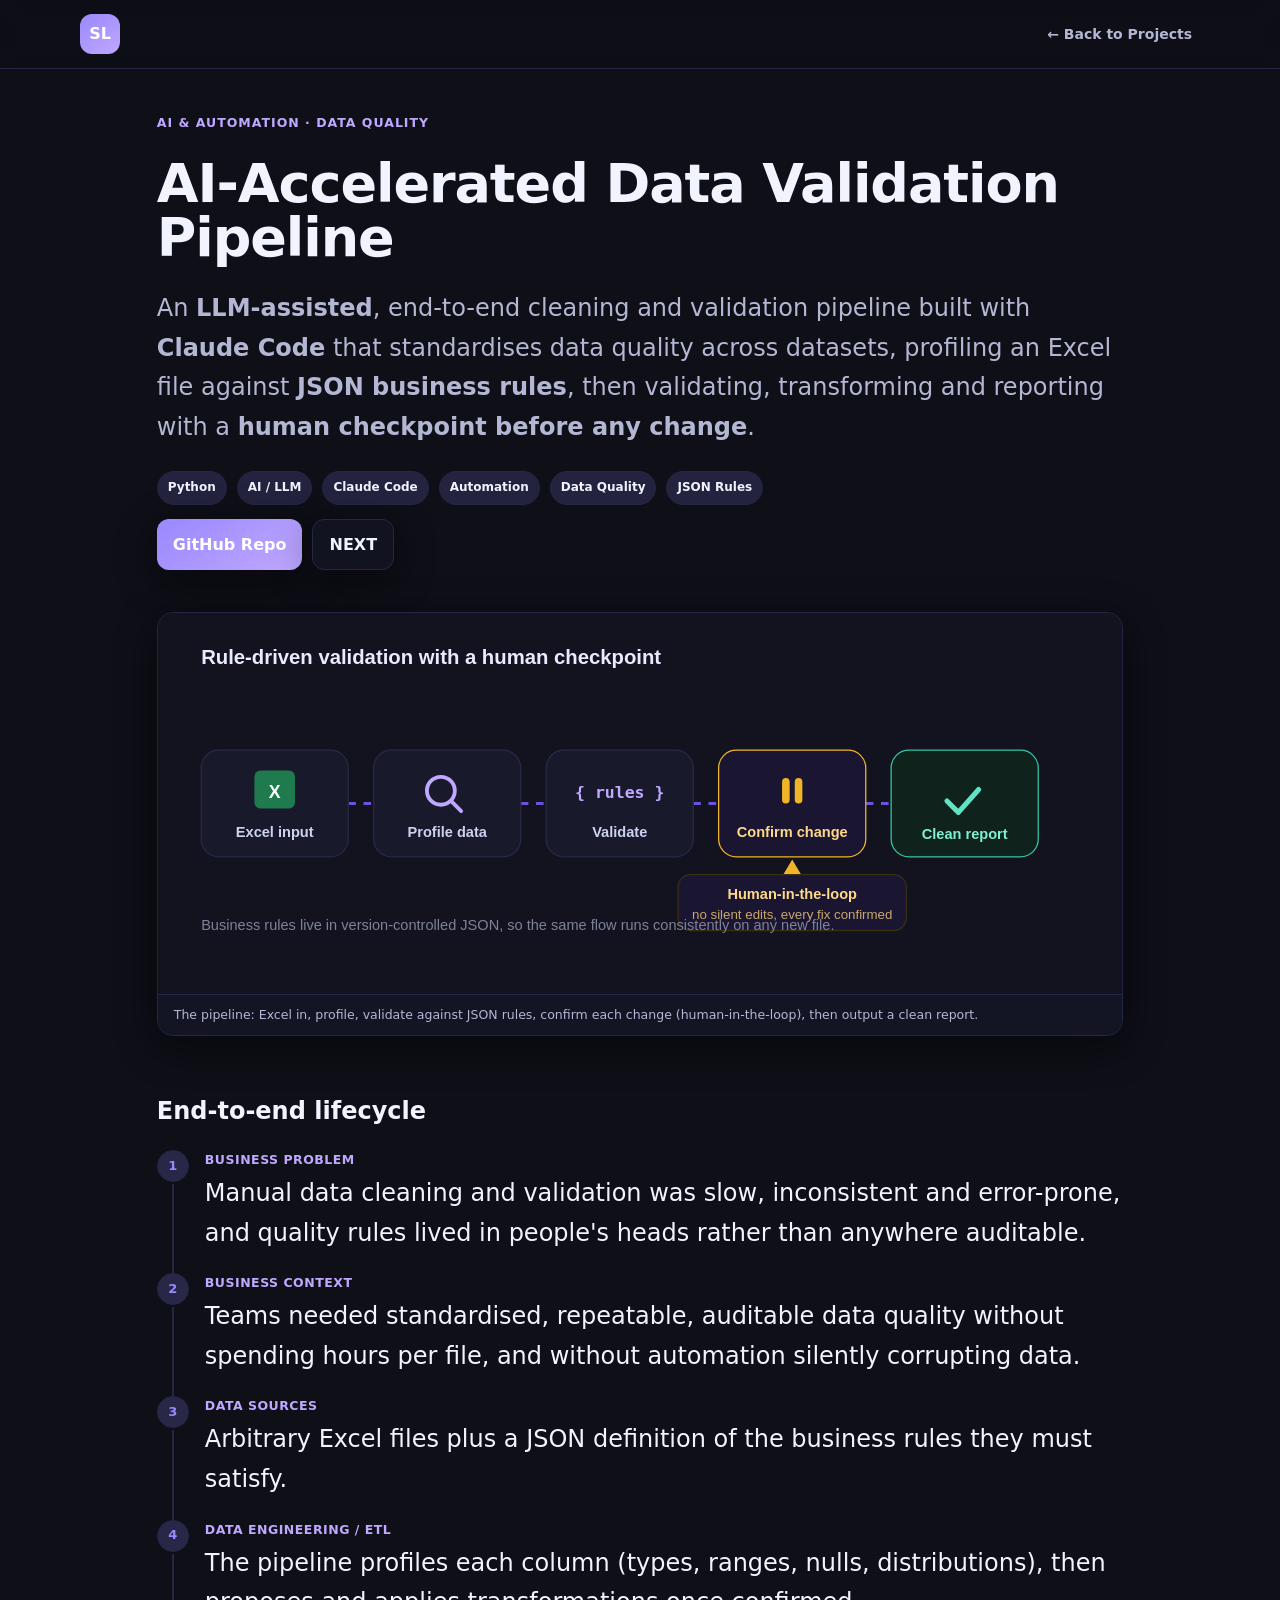
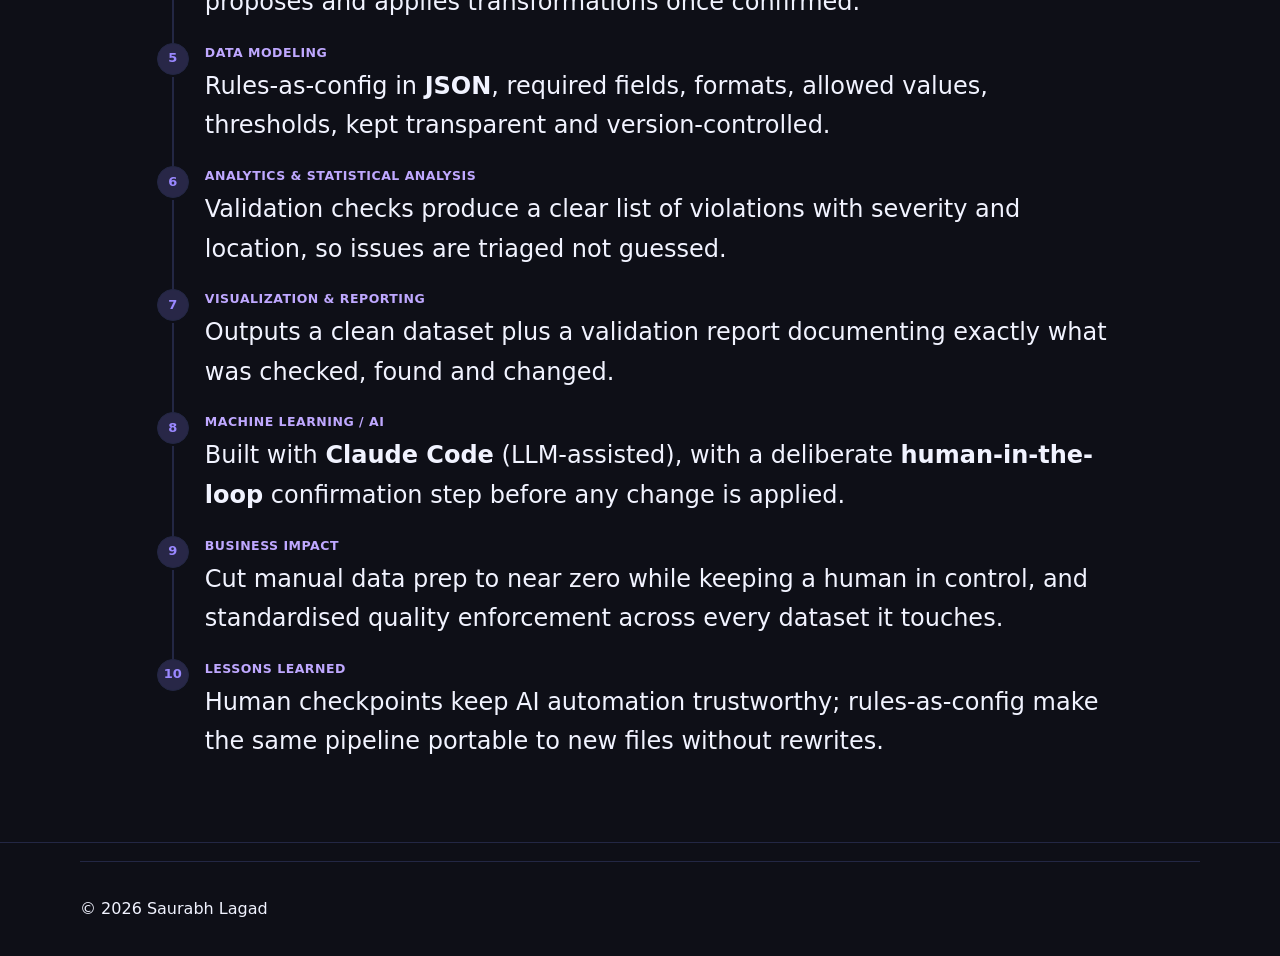
<file: projects/ai-validation-pipeline.html>
<!doctype html>
<html lang="en" data-theme="light">
<head>
<meta name="color-scheme" content="dark">
<meta name="theme-color" content="#0e0f17">
<script>
  (function () {
    try {
      document.documentElement.setAttribute("data-theme", localStorage.getItem("theme") || "dark");
      if (sessionStorage.getItem("preloader_seen_v1") === "1") { document.documentElement.classList.add("skip-preloader"); }
    } catch {}
  })();
</script>
<style>
  html[data-theme="dark"] { background:#0e0f17; color-scheme: dark; }
  .skip-preloader #preloader { display:none !important; }
</style>
  <meta charset="utf-8" />
  <meta name="viewport" content="width=device-width, initial-scale=1" />
  <title>AI-Accelerated Data Validation Pipeline, Case Study</title>
  <meta name="description" content="An LLM-assisted, end-to-end data cleaning and validation pipeline built with Claude Code, profiles Excel against JSON business rules, validates and reports with human-in-the-loop checkpoints." />
  <link href="../style.css" rel="stylesheet" />
</head>
<body>
  <header class="site-header">
    <div class="container header-inner">
      <a class="brand" href="../index.html"><span class="brand-badge">SL</span></a>
      <nav class="nav"><a href="../index.html#projects">← Back to Projects</a></nav>
    </div>
  </header>

  <main class="container"><div class="proj-wrap wide">
    <section class="project-hero">
      <span class="proj-tag-line">AI &amp; Automation · Data Quality</span>
      <h1 class="project-title">AI-Accelerated Data Validation Pipeline</h1>
      <p class="project-sub">
        An <strong>LLM-assisted</strong>, end-to-end cleaning and validation pipeline built with <strong>Claude Code</strong> that
        standardises data quality across datasets, profiling an Excel file against <strong>JSON business rules</strong>, then
        validating, transforming and reporting with a <strong>human checkpoint before any change</strong>.
      </p>
      <div class="meta">
        <span class="tag">Python</span><span class="tag">AI / LLM</span><span class="tag">Claude Code</span>
        <span class="tag">Automation</span><span class="tag">Data Quality</span><span class="tag">JSON Rules</span>
      </div>
      <div class="links">
        <a class="btn btn-primary" href="https://github.com/saurabhla/AI-Accelerated-Data-Validation" target="_blank" rel="noopener">GitHub Repo</a>
        <a class="btn" href="heart-attack.html" rel="noopener">NEXT</a>
      </div>
    </section>

    <figure class="project-figure">
      <img src="../assets/fig-pipeline.svg" alt="Five-stage validation pipeline with a human confirmation checkpoint" loading="lazy">
      <figcaption>The pipeline: Excel in, profile, validate against JSON rules, confirm each change (human-in-the-loop), then output a clean report.</figcaption>
    </figure>

    <section class="section-narrow">
      <h2>End-to-end lifecycle</h2>
      <ol class="lifecycle">
        <li><span class="lc-stage">Business Problem</span><p>Manual data cleaning and validation was slow, inconsistent and error-prone, and quality rules lived in people's heads rather than anywhere auditable.</p></li>
        <li><span class="lc-stage">Business Context</span><p>Teams needed standardised, repeatable, auditable data quality without spending hours per file, and without automation silently corrupting data.</p></li>
        <li><span class="lc-stage">Data Sources</span><p>Arbitrary Excel files plus a JSON definition of the business rules they must satisfy.</p></li>
        <li><span class="lc-stage">Data Engineering / ETL</span><p>The pipeline profiles each column (types, ranges, nulls, distributions), then proposes and applies transformations once confirmed.</p></li>
        <li><span class="lc-stage">Data Modeling</span><p>Rules-as-config in <strong>JSON</strong>, required fields, formats, allowed values, thresholds, kept transparent and version-controlled.</p></li>
        <li><span class="lc-stage">Analytics &amp; Statistical Analysis</span><p>Validation checks produce a clear list of violations with severity and location, so issues are triaged not guessed.</p></li>
        <li><span class="lc-stage">Visualization &amp; Reporting</span><p>Outputs a clean dataset plus a validation report documenting exactly what was checked, found and changed.</p></li>
        <li><span class="lc-stage">Machine Learning / AI</span><p>Built with <strong>Claude Code</strong> (LLM-assisted), with a deliberate <strong>human-in-the-loop</strong> confirmation step before any change is applied.</p></li>
        <li><span class="lc-stage">Business Impact</span><p>Cut manual data prep to near zero while keeping a human in control, and standardised quality enforcement across every dataset it touches.</p></li>
        <li><span class="lc-stage">Lessons Learned</span><p>Human checkpoints keep AI automation trustworthy; rules-as-config make the same pipeline portable to new files without rewrites.</p></li>
      </ol>
    </section>
    </div>
  </main>

  <footer class="site-footer">
    <div class="container footer-inner"><p>© <span id="year"></span> Saurabh Lagad</p></div>
  </footer>
  <script src="../script.js"></script>
</body>
</html>
</file>
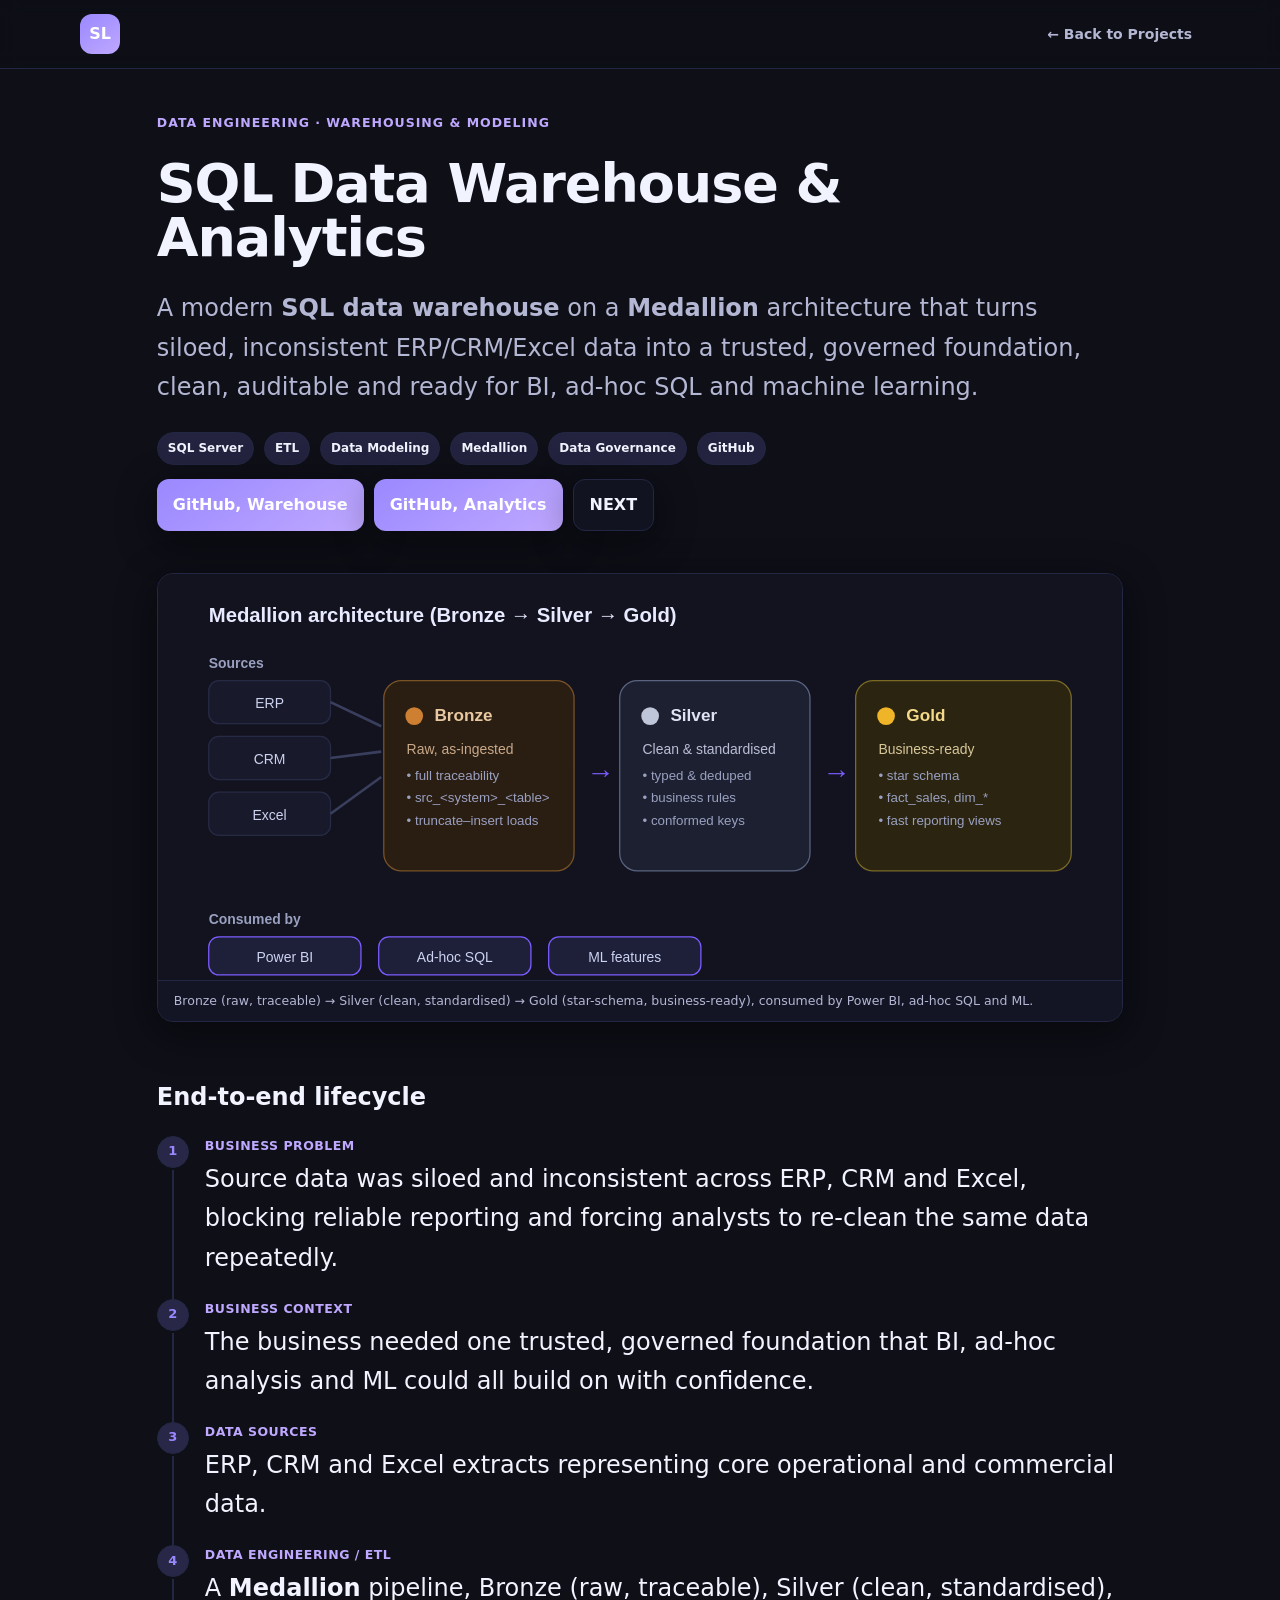
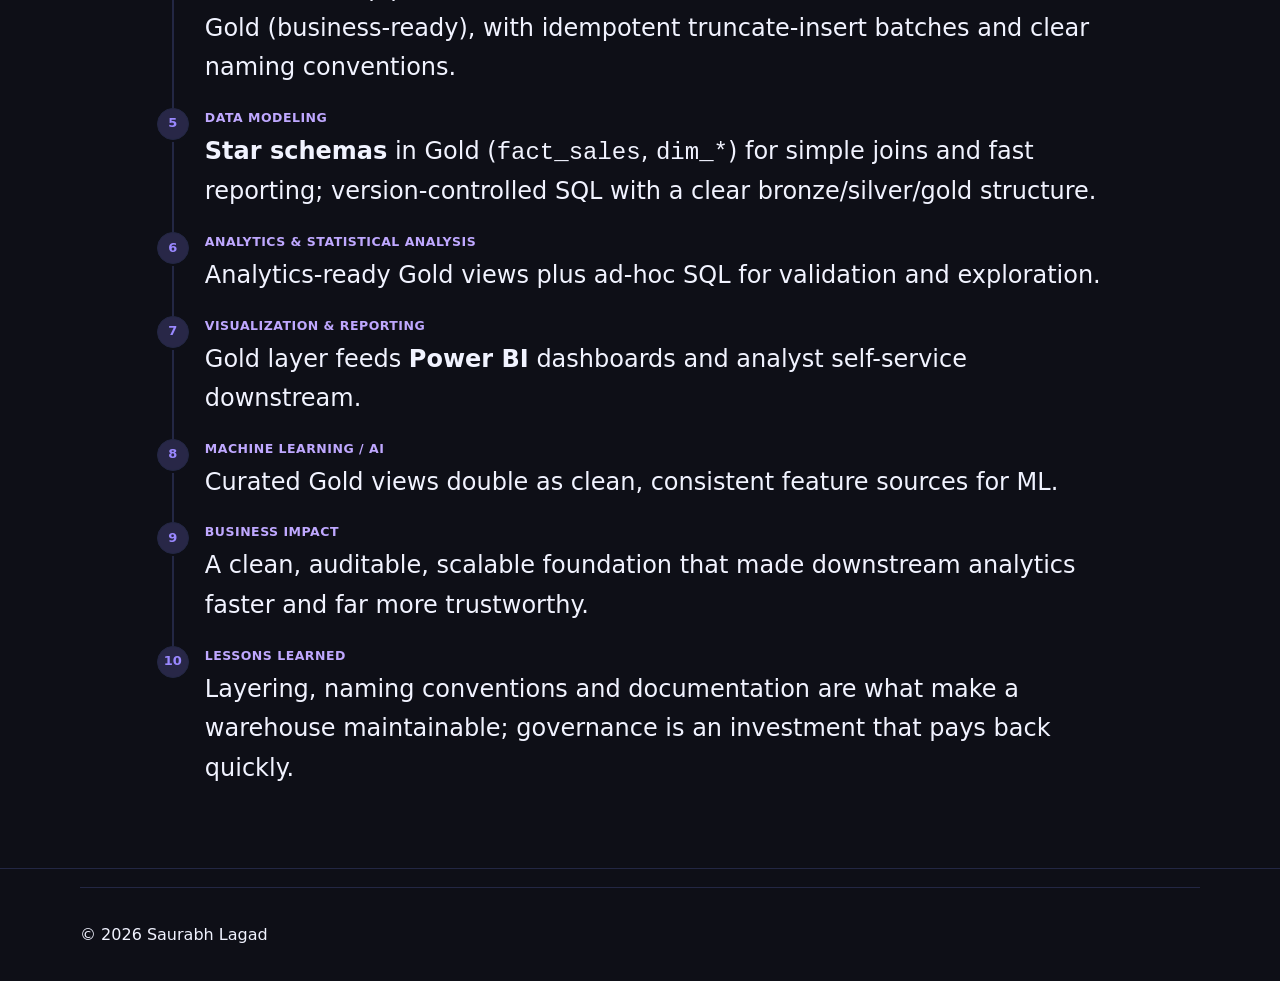
<file: projects/dwh.html>
<!doctype html>
<html lang="en" data-theme="light">
<head>
<meta name="color-scheme" content="dark">
<meta name="theme-color" content="#0e0f17">
<script>
  (function () {
    try {
      document.documentElement.setAttribute("data-theme", localStorage.getItem("theme") || "dark");
      if (sessionStorage.getItem("preloader_seen_v1") === "1") { document.documentElement.classList.add("skip-preloader"); }
    } catch {}
  })();
</script>
<style>
  html[data-theme="dark"] { background:#0e0f17; color-scheme: dark; }
  .skip-preloader #preloader { display:none !important; }
</style>
  <meta charset="utf-8" />
  <meta name="viewport" content="width=device-width, initial-scale=1" />
  <title>SQL Data Warehouse &amp; Analytics, Case Study</title>
  <meta name="description" content="A medallion-architecture SQL data warehouse, ETL from ERP/CRM/Excel into Bronze/Silver/Gold star schemas serving BI, ad-hoc SQL and ML on a trusted, governed foundation." />
  <link href="../style.css" rel="stylesheet" />
</head>
<body>
  <header class="site-header">
    <div class="container header-inner">
      <a class="brand" href="../index.html"><span class="brand-badge">SL</span></a>
      <nav class="nav"><a href="../index.html#projects">← Back to Projects</a></nav>
    </div>
  </header>

  <main class="container"><div class="proj-wrap wide">
    <section class="project-hero">
      <span class="proj-tag-line">Data Engineering · Warehousing &amp; Modeling</span>
      <h1 class="project-title">SQL Data Warehouse &amp; Analytics</h1>
      <p class="project-sub">
        A modern <strong>SQL data warehouse</strong> on a <strong>Medallion</strong> architecture that turns siloed,
        inconsistent ERP/CRM/Excel data into a trusted, governed foundation, clean, auditable and ready for BI, ad-hoc SQL
        and machine learning.
      </p>
      <div class="meta">
        <span class="tag">SQL Server</span><span class="tag">ETL</span><span class="tag">Data Modeling</span>
        <span class="tag">Medallion</span><span class="tag">Data Governance</span><span class="tag">GitHub</span>
      </div>
      <div class="links">
        <a class="btn btn-primary" href="https://github.com/saurabhla/sql-data-warehouse-project" target="_blank" rel="noopener">GitHub, Warehouse</a>
        <a class="btn btn-primary" href="https://github.com/saurabhla/sql-data-analysis-project" target="_blank" rel="noopener">GitHub, Analytics</a>
        <a class="btn" href="ai-validation-pipeline.html" rel="noopener">NEXT</a>
      </div>
    </section>

    <figure class="project-figure">
      <img src="../assets/fig-dwh.svg" alt="Medallion architecture diagram: bronze, silver and gold layers feeding BI, SQL and ML" loading="lazy">
      <figcaption>Bronze (raw, traceable) → Silver (clean, standardised) → Gold (star-schema, business-ready), consumed by Power BI, ad-hoc SQL and ML.</figcaption>
    </figure>

    <section class="section-narrow">
      <h2>End-to-end lifecycle</h2>
      <ol class="lifecycle">
        <li><span class="lc-stage">Business Problem</span><p>Source data was siloed and inconsistent across ERP, CRM and Excel, blocking reliable reporting and forcing analysts to re-clean the same data repeatedly.</p></li>
        <li><span class="lc-stage">Business Context</span><p>The business needed one trusted, governed foundation that BI, ad-hoc analysis and ML could all build on with confidence.</p></li>
        <li><span class="lc-stage">Data Sources</span><p>ERP, CRM and Excel extracts representing core operational and commercial data.</p></li>
        <li><span class="lc-stage">Data Engineering / ETL</span><p>A <strong>Medallion</strong> pipeline, Bronze (raw, traceable), Silver (clean, standardised), Gold (business-ready), with idempotent truncate-insert batches and clear naming conventions.</p></li>
        <li><span class="lc-stage">Data Modeling</span><p><strong>Star schemas</strong> in Gold (<code>fact_sales</code>, <code>dim_*</code>) for simple joins and fast reporting; version-controlled SQL with a clear bronze/silver/gold structure.</p></li>
        <li><span class="lc-stage">Analytics &amp; Statistical Analysis</span><p>Analytics-ready Gold views plus ad-hoc SQL for validation and exploration.</p></li>
        <li><span class="lc-stage">Visualization &amp; Reporting</span><p>Gold layer feeds <strong>Power BI</strong> dashboards and analyst self-service downstream.</p></li>
        <li><span class="lc-stage">Machine Learning / AI</span><p>Curated Gold views double as clean, consistent feature sources for ML.</p></li>
        <li><span class="lc-stage">Business Impact</span><p>A clean, auditable, scalable foundation that made downstream analytics faster and far more trustworthy.</p></li>
        <li><span class="lc-stage">Lessons Learned</span><p>Layering, naming conventions and documentation are what make a warehouse maintainable; governance is an investment that pays back quickly.</p></li>
      </ol>
    </section>
    </div>
  </main>

  <footer class="site-footer">
    <div class="container footer-inner"><p>© <span id="year"></span> Saurabh Lagad</p></div>
  </footer>
  <script src="../script.js"></script>
</body>
</html>
</file>
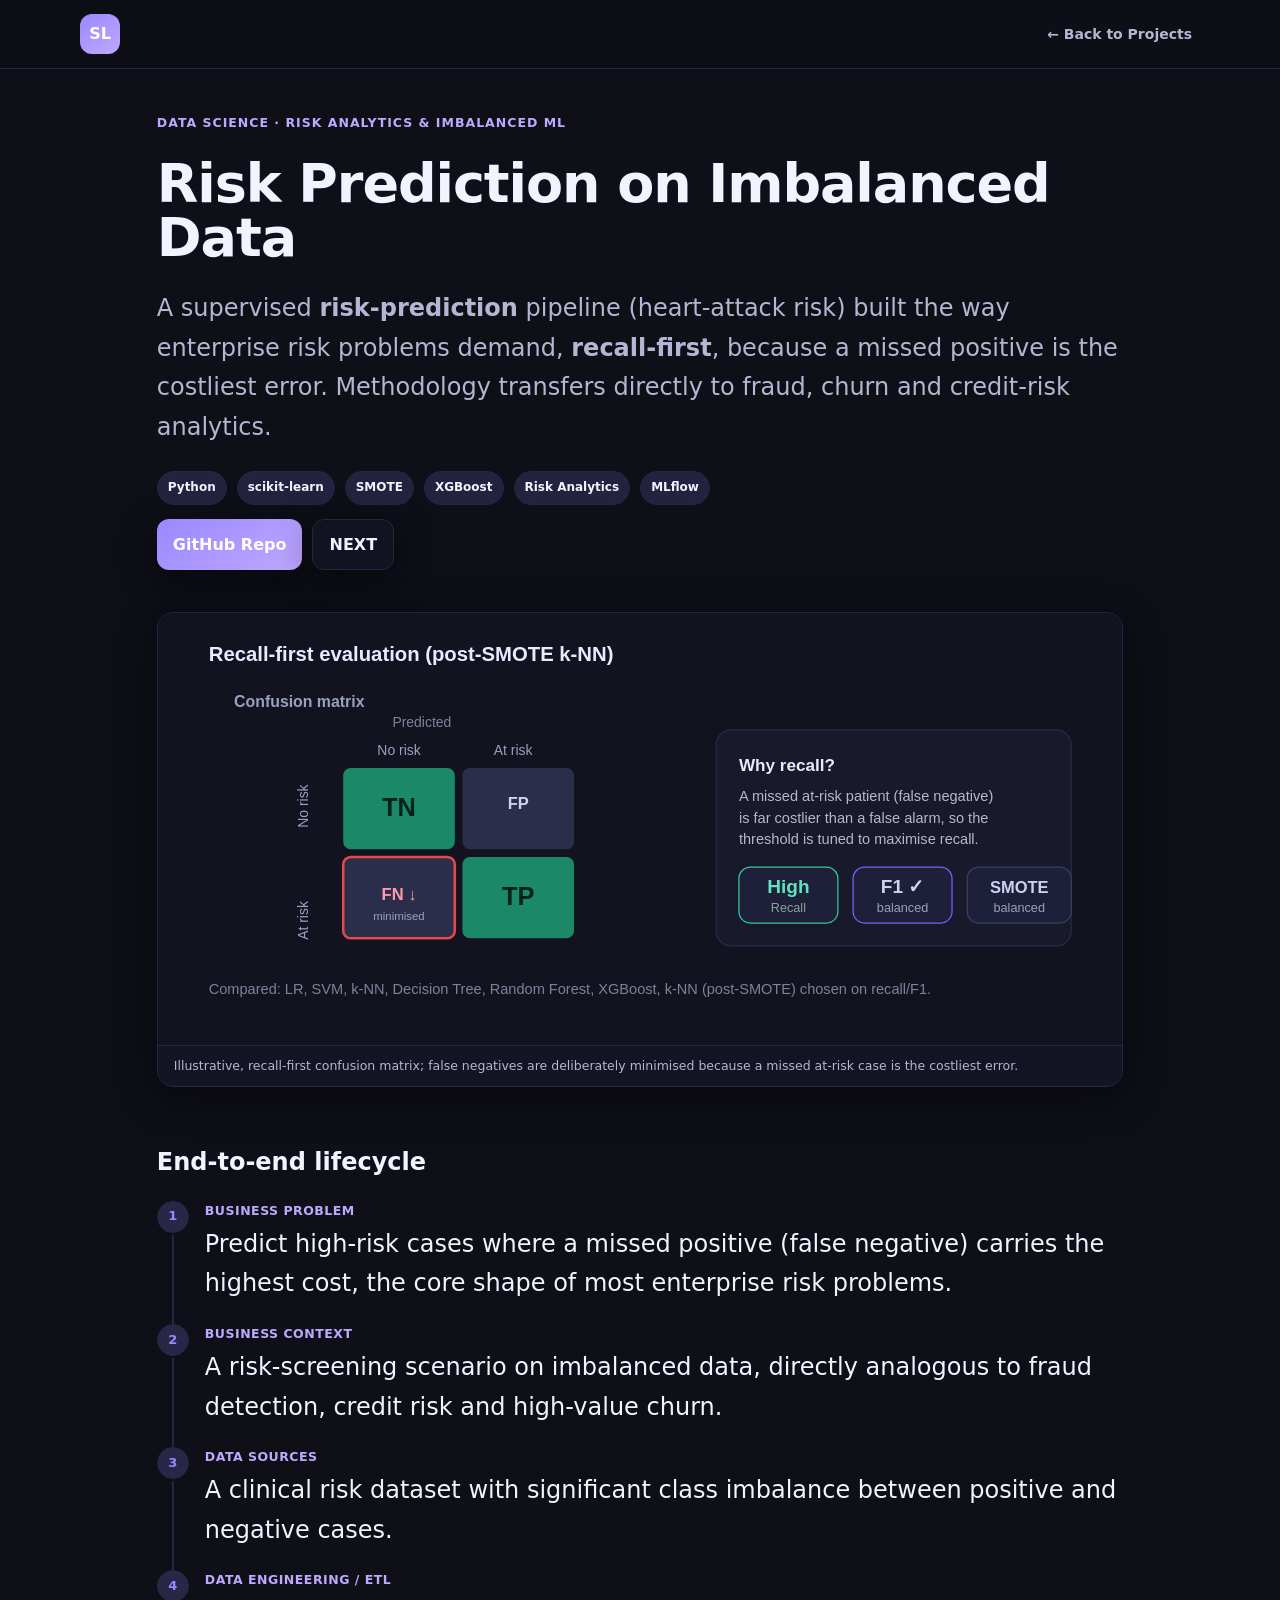
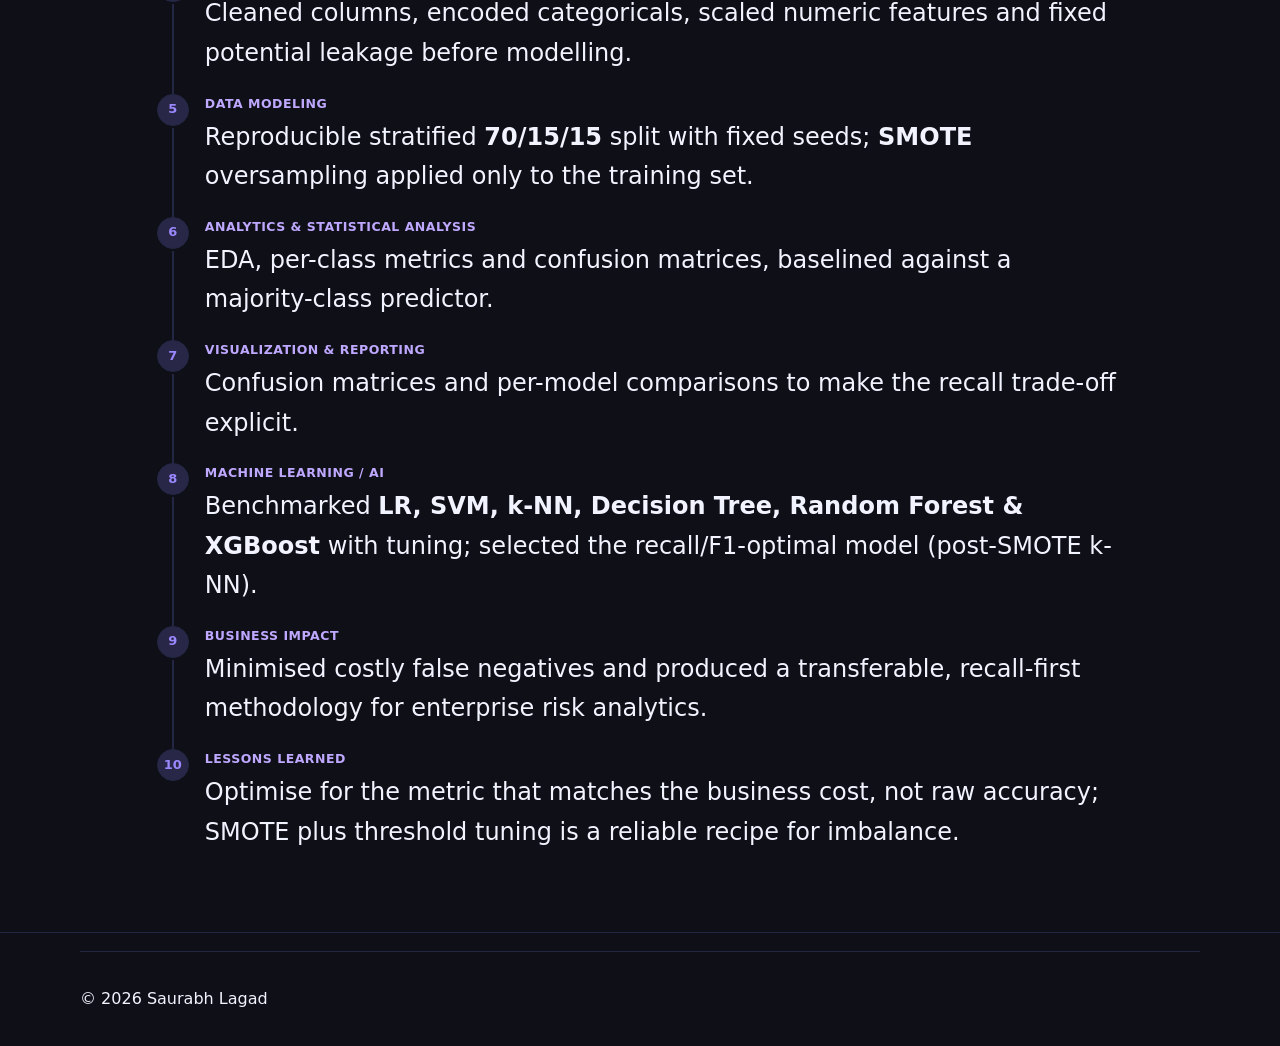
<file: projects/heart-attack.html>
<!doctype html>
<html lang="en" data-theme="light">
<head>
<meta name="color-scheme" content="dark">
<meta name="theme-color" content="#0e0f17">
<script>
  (function () {
    try {
      document.documentElement.setAttribute("data-theme", localStorage.getItem("theme") || "dark");
      if (sessionStorage.getItem("preloader_seen_v1") === "1") { document.documentElement.classList.add("skip-preloader"); }
    } catch {}
  })();
</script>
<style>
  html[data-theme="dark"] { background:#0e0f17; color-scheme: dark; }
  .skip-preloader #preloader { display:none !important; }
</style>
  <meta charset="utf-8" />
  <meta name="viewport" content="width=device-width, initial-scale=1" />
  <title>Risk Prediction on Imbalanced Data, Case Study</title>
  <meta name="description" content="A recall-first risk-prediction pipeline on imbalanced data, SMOTE balancing and model benchmarking (LR, SVM, k-NN, Random Forest, XGBoost) to minimise costly false negatives." />
  <link href="../style.css" rel="stylesheet" />
</head>
<body>
  <header class="site-header">
    <div class="container header-inner">
      <a class="brand" href="../index.html"><span class="brand-badge">SL</span></a>
      <nav class="nav"><a href="../index.html#projects">← Back to Projects</a></nav>
    </div>
  </header>

  <main class="container"><div class="proj-wrap wide">
    <section class="project-hero">
      <span class="proj-tag-line">Data Science · Risk Analytics &amp; Imbalanced ML</span>
      <h1 class="project-title">Risk Prediction on Imbalanced Data</h1>
      <p class="project-sub">
        A supervised <strong>risk-prediction</strong> pipeline (heart-attack risk) built the way enterprise risk problems
        demand, <strong>recall-first</strong>, because a missed positive is the costliest error. Methodology transfers
        directly to fraud, churn and credit-risk analytics.
      </p>
      <div class="meta">
        <span class="tag">Python</span><span class="tag">scikit-learn</span><span class="tag">SMOTE</span>
        <span class="tag">XGBoost</span><span class="tag">Risk Analytics</span><span class="tag">MLflow</span>
      </div>
      <div class="links">
        <a class="btn btn-primary" href="https://github.com/saurabhla/heart-attack-risk-prediction" target="_blank" rel="noopener">GitHub Repo</a>
        <a class="btn" href="qcommerce.html" rel="noopener">NEXT</a>
      </div>
    </section>

    <figure class="project-figure">
      <img src="../assets/fig-heart.svg" alt="Confusion matrix prioritising recall, with SMOTE class balancing" loading="lazy">
      <figcaption>Illustrative, recall-first confusion matrix; false negatives are deliberately minimised because a missed at-risk case is the costliest error.</figcaption>
    </figure>

    <section class="section-narrow">
      <h2>End-to-end lifecycle</h2>
      <ol class="lifecycle">
        <li><span class="lc-stage">Business Problem</span><p>Predict high-risk cases where a missed positive (false negative) carries the highest cost, the core shape of most enterprise risk problems.</p></li>
        <li><span class="lc-stage">Business Context</span><p>A risk-screening scenario on imbalanced data, directly analogous to fraud detection, credit risk and high-value churn.</p></li>
        <li><span class="lc-stage">Data Sources</span><p>A clinical risk dataset with significant class imbalance between positive and negative cases.</p></li>
        <li><span class="lc-stage">Data Engineering / ETL</span><p>Cleaned columns, encoded categoricals, scaled numeric features and fixed potential leakage before modelling.</p></li>
        <li><span class="lc-stage">Data Modeling</span><p>Reproducible stratified <strong>70/15/15</strong> split with fixed seeds; <strong>SMOTE</strong> oversampling applied only to the training set.</p></li>
        <li><span class="lc-stage">Analytics &amp; Statistical Analysis</span><p>EDA, per-class metrics and confusion matrices, baselined against a majority-class predictor.</p></li>
        <li><span class="lc-stage">Visualization &amp; Reporting</span><p>Confusion matrices and per-model comparisons to make the recall trade-off explicit.</p></li>
        <li><span class="lc-stage">Machine Learning / AI</span><p>Benchmarked <strong>LR, SVM, k-NN, Decision Tree, Random Forest &amp; XGBoost</strong> with tuning; selected the recall/F1-optimal model (post-SMOTE k-NN).</p></li>
        <li><span class="lc-stage">Business Impact</span><p>Minimised costly false negatives and produced a transferable, recall-first methodology for enterprise risk analytics.</p></li>
        <li><span class="lc-stage">Lessons Learned</span><p>Optimise for the metric that matches the business cost, not raw accuracy; SMOTE plus threshold tuning is a reliable recipe for imbalance.</p></li>
      </ol>
    </section>
    </div>
  </main>

  <footer class="site-footer">
    <div class="container footer-inner"><p>© <span id="year"></span> Saurabh Lagad</p></div>
  </footer>
  <script src="../script.js"></script>
</body>
</html>
</file>
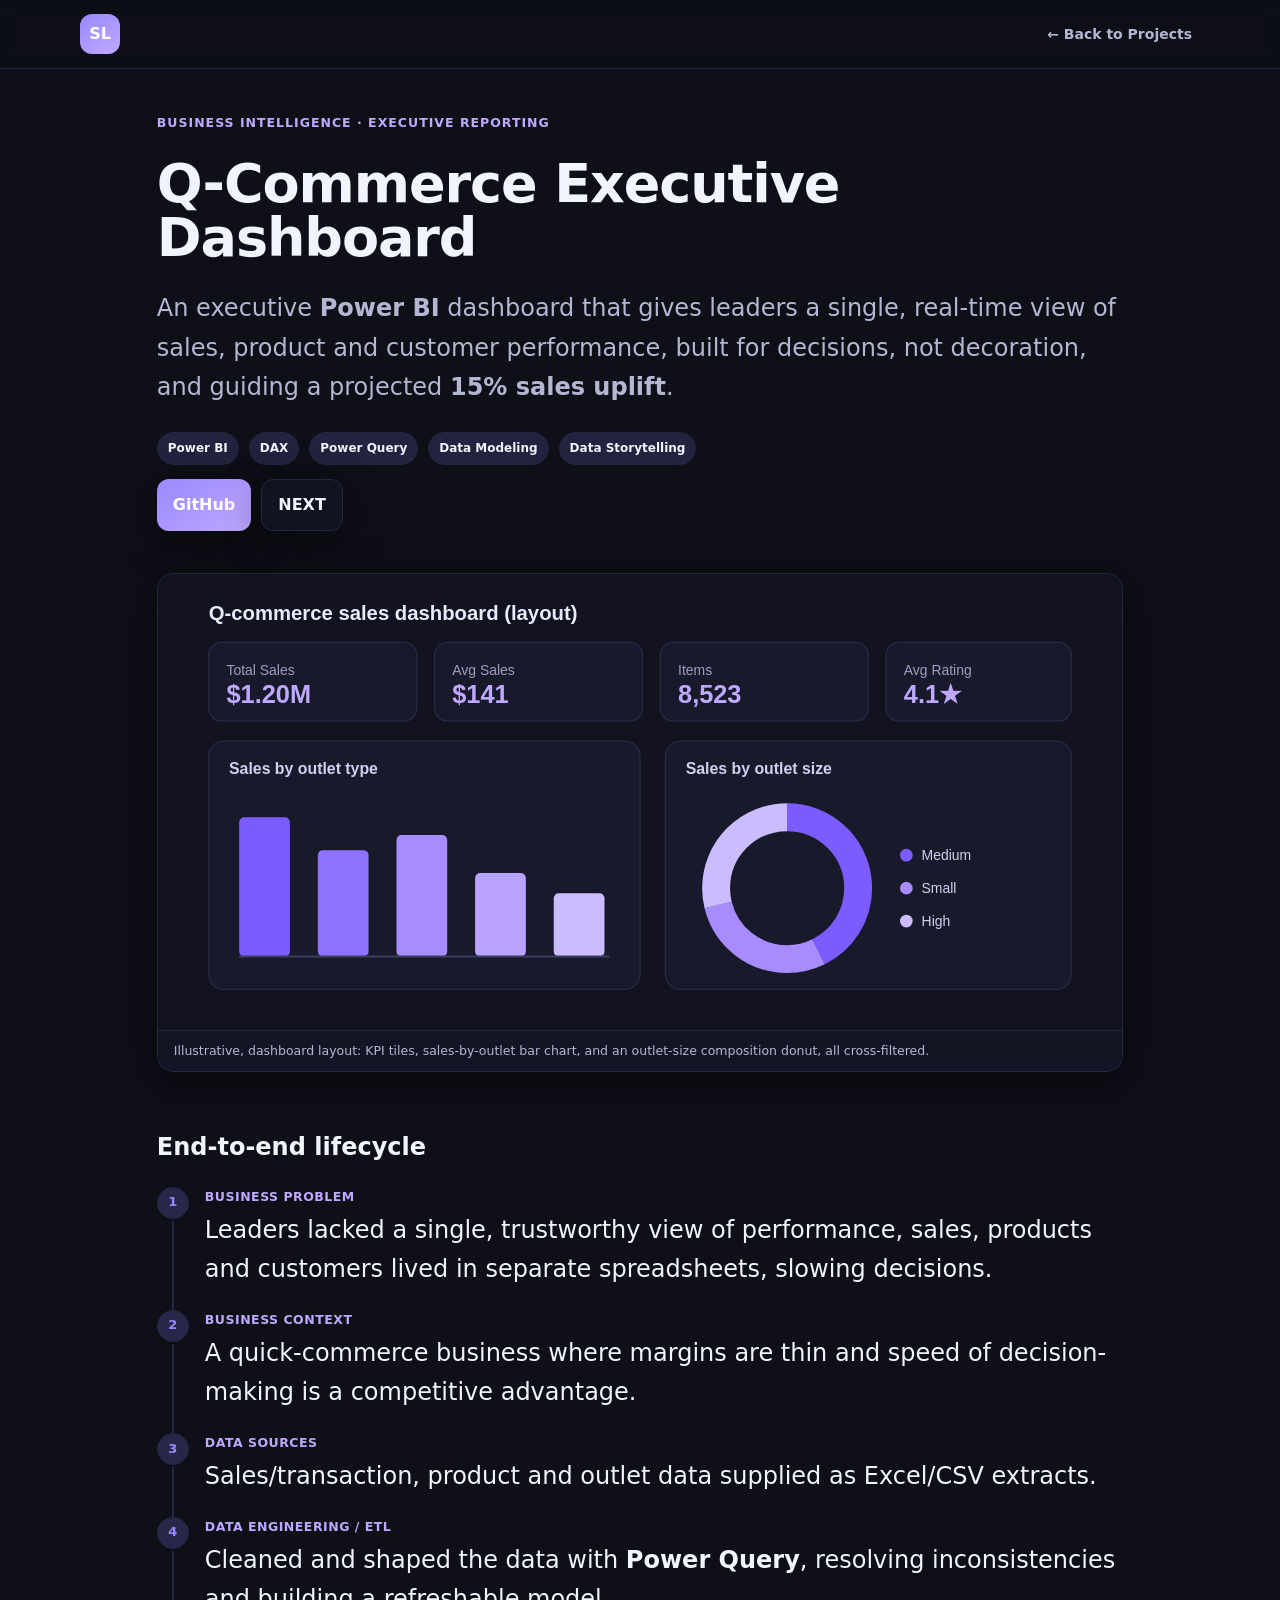
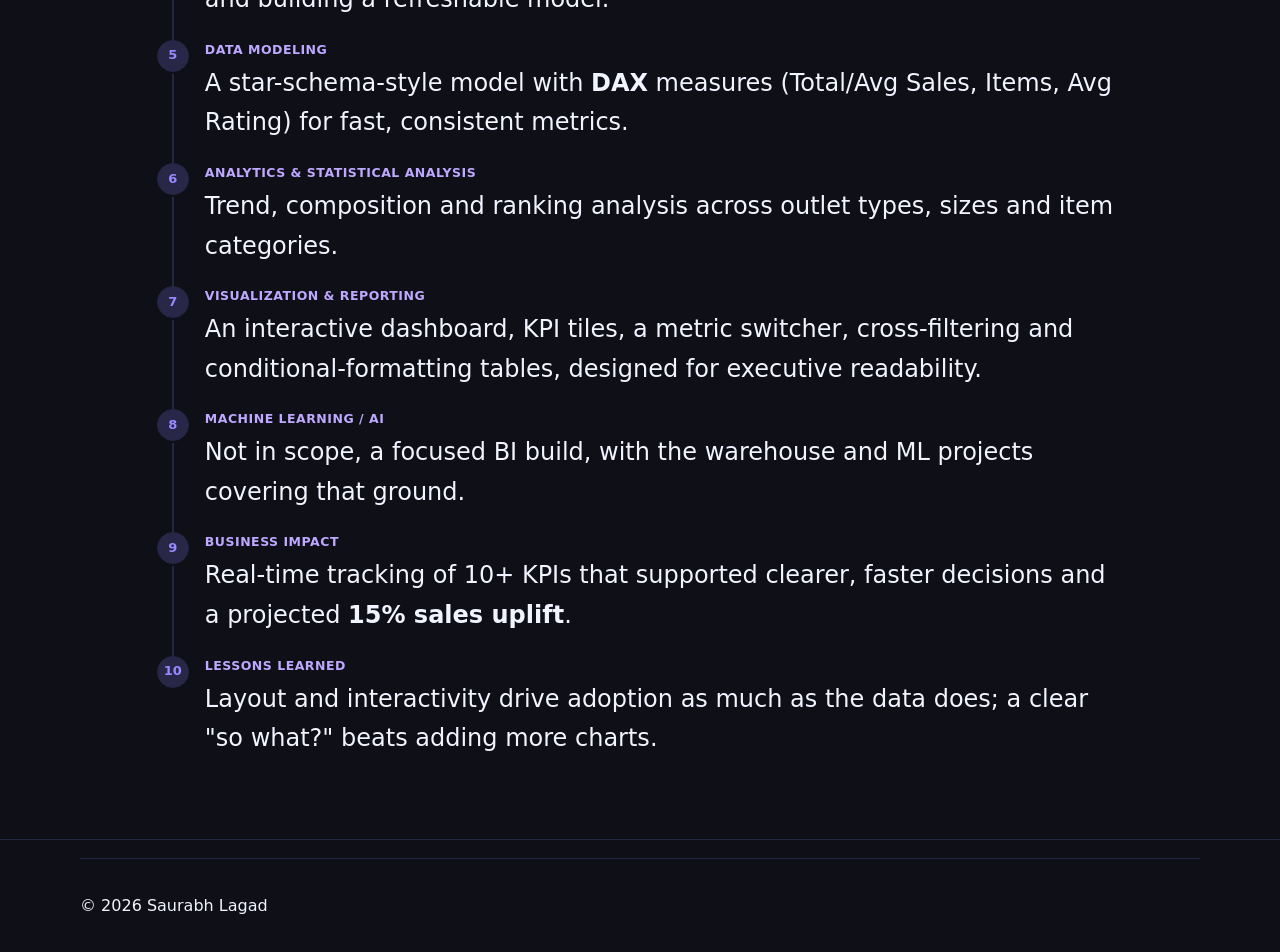
<file: projects/qcommerce.html>
<!doctype html>
<html lang="en" data-theme="light">
<head>
<meta name="color-scheme" content="dark">
<meta name="theme-color" content="#0e0f17">
<script>
  (function () {
    try {
      document.documentElement.setAttribute("data-theme", localStorage.getItem("theme") || "dark");
      if (sessionStorage.getItem("preloader_seen_v1") === "1") { document.documentElement.classList.add("skip-preloader"); }
    } catch {}
  })();
</script>
<style>
  html[data-theme="dark"] { background:#0e0f17; color-scheme: dark; }
  .skip-preloader #preloader { display:none !important; }
</style>
  <meta charset="utf-8" />
  <meta name="viewport" content="width=device-width, initial-scale=1" />
  <title>Q-Commerce Executive Dashboard, Case Study</title>
  <meta name="description" content="An executive Power BI dashboard turning sales, product and customer data into real-time KPIs and clear decisions, guiding a projected 15% sales uplift." />
  <link href="../style.css" rel="stylesheet" />
</head>
<body>
  <header class="site-header">
    <div class="container header-inner">
      <a class="brand" href="../index.html"><span class="brand-badge">SL</span></a>
      <nav class="nav"><a href="../index.html#projects">← Back to Projects</a></nav>
    </div>
  </header>

  <main class="container"><div class="proj-wrap wide">
    <section class="project-hero">
      <span class="proj-tag-line">Business Intelligence · Executive Reporting</span>
      <h1 class="project-title">Q-Commerce Executive Dashboard</h1>
      <p class="project-sub">
        An executive <strong>Power BI</strong> dashboard that gives leaders a single, real-time view of sales, product and
        customer performance, built for decisions, not decoration, and guiding a projected <strong>15% sales uplift</strong>.
      </p>
      <div class="meta">
        <span class="tag">Power BI</span><span class="tag">DAX</span><span class="tag">Power Query</span>
        <span class="tag">Data Modeling</span><span class="tag">Data Storytelling</span>
      </div>
      <div class="links">
        <a class="btn btn-primary" href="https://github.com/saurabhla/power-bi-blinkit-report" target="_blank" rel="noopener">GitHub</a>
        <a class="btn" href="dwh.html" rel="noopener">NEXT</a>
      </div>
    </section>

    <figure class="project-figure">
      <img src="../assets/fig-qcommerce.svg" alt="Q-commerce Power BI dashboard layout with KPI tiles, bar chart and donut" loading="lazy">
      <figcaption>Illustrative, dashboard layout: KPI tiles, sales-by-outlet bar chart, and an outlet-size composition donut, all cross-filtered.</figcaption>
    </figure>

    <section class="section-narrow">
      <h2>End-to-end lifecycle</h2>
      <ol class="lifecycle">
        <li><span class="lc-stage">Business Problem</span><p>Leaders lacked a single, trustworthy view of performance, sales, products and customers lived in separate spreadsheets, slowing decisions.</p></li>
        <li><span class="lc-stage">Business Context</span><p>A quick-commerce business where margins are thin and speed of decision-making is a competitive advantage.</p></li>
        <li><span class="lc-stage">Data Sources</span><p>Sales/transaction, product and outlet data supplied as Excel/CSV extracts.</p></li>
        <li><span class="lc-stage">Data Engineering / ETL</span><p>Cleaned and shaped the data with <strong>Power Query</strong>, resolving inconsistencies and building a refreshable model.</p></li>
        <li><span class="lc-stage">Data Modeling</span><p>A star-schema-style model with <strong>DAX</strong> measures (Total/Avg Sales, Items, Avg Rating) for fast, consistent metrics.</p></li>
        <li><span class="lc-stage">Analytics &amp; Statistical Analysis</span><p>Trend, composition and ranking analysis across outlet types, sizes and item categories.</p></li>
        <li><span class="lc-stage">Visualization &amp; Reporting</span><p>An interactive dashboard, KPI tiles, a metric switcher, cross-filtering and conditional-formatting tables, designed for executive readability.</p></li>
        <li><span class="lc-stage">Machine Learning / AI</span><p>Not in scope, a focused BI build, with the warehouse and ML projects covering that ground.</p></li>
        <li><span class="lc-stage">Business Impact</span><p>Real-time tracking of 10+ KPIs that supported clearer, faster decisions and a projected <strong>15% sales uplift</strong>.</p></li>
        <li><span class="lc-stage">Lessons Learned</span><p>Layout and interactivity drive adoption as much as the data does; a clear "so what?" beats adding more charts.</p></li>
      </ol>
    </section>
    </div>
  </main>

  <footer class="site-footer">
    <div class="container footer-inner"><p>© <span id="year"></span> Saurabh Lagad</p></div>
  </footer>
  <script src="../script.js"></script>
</body>
</html>
</file>
<file: style.css>
:root {
  --bg: #f7f7fb;
  --surface: #ffffff;
  --text: #0f1226;
  --muted: #6a6e85;
  --card: #ffffff;
  --border: #e8e8f3;
  --accent: #7c5cff;
  --accent-2: #a78bfa;
  --shadow: 0 8px 30px rgba(17, 17, 26, 0.08);
}

html[data-theme="dark"] {
  --bg: #0e0f17;
  --surface: #111321;
  --text: #f1f3ff;
  --muted: #b4b7d3;
  --card: #131525;
  --border: #232744;
  --accent: #9a88ff;
  --accent-2: #bfa8ff;
  --shadow: 0 10px 40px rgba(0, 0, 0, 0.45);
}

* { box-sizing: border-box; }
/* min-height (not height) so the page grows with content — otherwise the body
   is capped at one viewport and the sticky header un-sticks after one screen. */
html, body { min-height: 100%; }
body {
  margin: 0;
  font-family: Inter, ui-sans-serif, system-ui, -apple-system, Segoe UI, Roboto, Helvetica, Arial, "Apple Color Emoji", "Segoe UI Emoji";
  line-height: 1.6;
  color: var(--text);
  background: var(--bg);
}

.container {
  width: min(1120px, 92vw);
  margin-inline: auto;
}

.section { padding: 48px 0; }
.section h2 { font-size: 28px; margin: 0 0 16px; letter-spacing: -0.02em; }
.section .lead { color: var(--muted); max-width: 70ch; }

/* Header */
.site-header {
  position: sticky;
  top: 0;
  z-index: 50;
  backdrop-filter: saturate(120%) blur(8px);
  background: color-mix(in oklab, var(--bg) 85%, transparent);
  border-bottom: 1px solid var(--border);
}
.header-inner { display: flex; align-items: center; gap: 24px; padding: 14px 0; }
.brand { display: inline-flex; align-items: center; gap: 12px; text-decoration: none; color: var(--text); }
.brand-badge {
  display: inline-grid; place-items: center;
  width: 40px; height: 40px; font-weight: 800;
  border-radius: 12px;
  background: linear-gradient(145deg, var(--accent), var(--accent-2));
  color: white;
}
.avatar-card { position: relative; overflow: hidden; }
.avatar-img {
  position: absolute; inset: 0;
  width: 100%; height: 100%;
  object-fit: cover;                /* fills the rounded rectangle nicely */
  display: block;
}

.nav { display: flex; gap: 20px; margin-left: auto; margin-right: 8px; }
.nav a {
  color: var(--muted);
  text-decoration: none;
  font-weight: 600;
  font-size: 14px;
}
.nav a:hover { color: var(--text); }
.nav a.disabled { opacity: 0.45; pointer-events: none; }

.icon-btn {
  display: inline-grid; place-items: center;
  width: 40px; height: 40px; border: 1px solid var(--border);
  border-radius: 12px; background: var(--surface); cursor: pointer;
  box-shadow: var(--shadow);
}
.icon-btn svg { width: 22px; fill: var(--text); opacity: .9; }

/* Hero */
.hero { display: grid; grid-template-columns: 1.2fr .9fr; gap: 32px; padding: 36px 0 18px; }
.hero-title { font-size: clamp(32px, 5vw, 56px); margin: 8px 0; letter-spacing: -0.035em; line-height: 1.1; }
.accent { color: var(--accent); }
.subtitle { margin: 4px 0 12px; font-weight: 600; color: var(--muted); }

.chips { display: flex; flex-wrap: wrap; gap: 8px; margin: 14px 0 20px; }
.chip {
  background: color-mix(in oklab, var(--accent) 14%, var(--card));
  border: 1px solid var(--border);
  color: var(--text);
  font-weight: 600; font-size: 12px;
  padding: 6px 10px; border-radius: 999px;
}

.hero-actions { display: flex; gap: 12px; margin: 8px 0 22px; }
.btn {
  --btn-bg: var(--surface);
  --btn-color: var(--text);
  display: inline-flex; align-items: center; justify-content: center;
  gap: 10px; border: 1px solid var(--border);
  background: var(--btn-bg); color: var(--btn-color);
  padding: 12px 16px; border-radius: 12px; font-weight: 700; text-decoration: none;
  box-shadow: var(--shadow); cursor: pointer;
}
.btn:hover { transform: translateY(-1px); }
.btn-primary { --btn-bg: linear-gradient(145deg, var(--accent), var(--accent-2)); --btn-color: #fff; border: none; }
.btn-ghost { background: var(--surface); }

.btn-small { padding: 8px 12px; font-size: 13px; }

.hero-metrics { display: grid; grid-template-columns: repeat(2, 1fr); gap: 14px; }
.metric {
  background: var(--card);
  border: 1px solid var(--border);
  border-radius: 16px;
  padding: 16px;
  box-shadow: var(--shadow);
}
.metric-value { font-size: 26px; font-weight: 800; color: var(--accent); line-height: 1; margin-bottom: 6px; }
.metric-label { color: var(--muted); font-weight: 600; }

.hero-right { display: grid; place-items: center; }
.avatar-card {
  width: 320px; height: 450px; border-radius: 22px;
  background: linear-gradient(160deg, #e9e3ff 0%, #cdc1ff 60%, #b9a8ff 100%);
  border: 1px solid var(--border); box-shadow: var(--shadow); overflow: hidden;
  display: grid; place-items: center;
}
.avatar-fallback {
  width: 160px; height: 160px; border-radius: 32px;
  display: grid; place-items: center; font-weight: 800; font-size: 48px;
  color: white; background: linear-gradient(145deg, #8a72ff, #6b51ff);
  border: 6px solid rgba(255,255,255,0.5);
}

/* Projects */
.section-head { display: flex; align-items: end; justify-content: space-between; gap: 16px; }
.filters { display: flex; gap: 8px; flex-wrap: wrap; }
.filter {
  background: var(--surface);
  border: 1px solid var(--border);
  border-radius: 999px;
  padding: 8px 12px; font-weight: 700; color: var(--muted); cursor: pointer;
}
.filter.active, .filter:hover { color: var(--text); border-color: color-mix(in oklab, var(--accent) 40%, var(--border)); }

.cards { display: grid; grid-template-columns: repeat(3, 1fr); gap: 16px; margin-top: 18px; }
.card {
  background: var(--card);
  border: 1px solid var(--border);
  border-radius: 18px;
  box-shadow: var(--shadow);
  overflow: hidden;
  display: flex; flex-direction: column;
}
.project-media { height: 160px; }
.gradient-a { background: linear-gradient(145deg, #6b51ff, #a78bfa); }
.gradient-b { background: linear-gradient(145deg, #7c5cff, #b292ff); }
.gradient-c { background: linear-gradient(145deg, #5b8cff, #a3c6ff); }

.project-body { padding: 16px; display: grid; gap: 10px; }
.project h3 { margin: 0; letter-spacing: -0.01em; }
.tags { display: flex; flex-wrap: wrap; gap: 8px; padding: 0; margin: 0; list-style: none; }
.tags li {
  background: color-mix(in oklab, var(--accent) 16%, var(--card));
  border: 1px solid var(--border);
  padding: 6px 10px; border-radius: 999px; font-size: 12px; font-weight: 700;
}

/* Experience / Timeline */
.grid-2 { display: grid; grid-template-columns: 1.1fr .9fr; gap: 24px; }
.timeline {
  list-style: none; padding: 0; margin: 8px 0 0; position: relative;
}
.timeline::before {
  content: ""; position: absolute; left: 12px; top: 0; bottom: 0;
  width: 2px; background: var(--border);
}
.timeline li { display: grid; grid-template-columns: 26px 1fr; gap: 16px; margin-bottom: 18px; }
.t-dot {
  width: 16px; height: 16px; border-radius: 50%;
  border: 3px solid var(--surface); background: var(--accent);
  margin-top: 6px; box-shadow: 0 0 0 4px color-mix(in oklab, var(--accent) 18%, transparent);
}
.t-content { background: var(--card); border: 1px solid var(--border); border-radius: 14px; padding: 14px; box-shadow: var(--shadow); }
.t-content h3 { margin: 0 0 6px; font-size: 18px; }
.muted { color: var(--muted); font-weight: 600; font-size: 13px; margin: 0 0 8px; }

/* Stack grid */
.stack {
  display: grid; grid-template-columns: repeat(3, 1fr); gap: 10px; margin-top: 8px;
}
.stack-item {
  display: flex; align-items: center; gap: 10px;
  background: var(--card); border: 1px solid var(--border);
  padding: 10px 12px; border-radius: 12px; font-weight: 700; color: var(--text);
}
.stack-item .ico { font-size: 18px; }

/* Now */
.grid-3 { display: grid; grid-template-columns: repeat(3, 1fr); gap: 16px; }
.card h3 { margin: 12px 12px 0; }
.card .check { margin: 12px 16px 16px; }
.check { list-style: none; padding: 0; margin: 0; }
.check li { padding-left: 26px; position: relative; }
.check li + li { margin-top: 6px; }
.check li::before {
  content: "✓";
  position: absolute; left: 0; top: 0; width: 20px; height: 20px;
  display: grid; place-items: center; border-radius: 6px;
  background: color-mix(in oklab, var(--accent) 20%, var(--card)); color: var(--accent); font-weight: 800;
}

/* Contact */
.contact-wrap {
  background: var(--card); border: 1px solid var(--border); border-radius: 18px;
  padding: 20px; box-shadow: var(--shadow);
}
.form-grid { display: grid; grid-template-columns: 1fr 1fr; gap: 12px; }
.form-grid label { display: grid; gap: 6px; font-weight: 700; }
.form-grid .full { grid-column: 1 / -1; }
input, textarea {
  width: 100%; padding: 12px 12px; border-radius: 12px;
  border: 1px solid var(--border); background: var(--surface); color: var(--text);
  font: inherit;
}
.actions { display: flex; gap: 10px; margin-top: 10px; }

/* Footer */
.site-footer { padding: 26px 0 40px; }
.footer-inner { display: flex; align-items: center; justify-content: space-between; border-top: 1px solid var(--border); padding-top: 18px; }
.social { display: flex; gap: 10px; }
.social a {
  width: 36px; height: 36px; display: grid; place-items: center;
  border: 1px solid var(--border); border-radius: 10px; text-decoration: none; color: var(--text); background: var(--surface);
}

/* Toast */
#toast {
  position: fixed; inset-inline: 0; bottom: 22px; margin-inline: auto; width: min(420px, 90vw);
  padding: 12px 14px; border-radius: 12px;
  background: var(--surface); border: 1px solid var(--border); box-shadow: var(--shadow);
  text-align: center; font-weight: 700; color: var(--text);
  transform: translateY(20px); opacity: 0; pointer-events: none; transition: .28s ease;
}
#toast.show { transform: translateY(0); opacity: 1; }

/* Blobs */
.blob {
  position: fixed; filter: blur(40px); opacity: .25; z-index: -1; pointer-events: none;
}
.blob-1 {
  width: 360px; height: 360px; border-radius: 50%;
  left: -120px; top: -120px;
  background: radial-gradient(circle at 40% 40%, #b7a4ff, #8f78ff 60%, transparent 62%);
}
.blob-2 {
  width: 280px; height: 280px; border-radius: 50%;
  right: -90px; top: 120px;
  background: radial-gradient(circle at 60% 40%, #a3c6ff, #7a9dff 60%, transparent 62%);
}

/* Responsive */
@media (max-width: 980px) {
  .hero { grid-template-columns: 1fr; }
  .grid-2 { grid-template-columns: 1fr; }
  .grid-3, .cards { grid-template-columns: 1fr; }
  .nav { display: none; }
}
/* ===== Preloader ===== */
#preloader {
  position: fixed;
  inset: 0;
  z-index: 9999;
  display: grid;
  place-items: center;
  background:
    radial-gradient(1200px 800px at 10% -10%, color-mix(in oklab, var(--accent) 18%, transparent), transparent 60%),
    radial-gradient(1200px 800px at 110% 10%, color-mix(in oklab, #7aa7ff 18%, transparent), transparent 60%),
    color-mix(in oklab, var(--bg) 88%, #0000);
  backdrop-filter: blur(8px) saturate(120%);
  transition: opacity .45s ease, visibility .45s ease;
}

#preloader.hide { opacity: 0; visibility: hidden; pointer-events: none; }

/* Center loader */
.loader-wrap {
  position: relative;
  display: grid;
  place-items: center;
  gap: 8px;
  padding: 18px 22px;
  border-radius: 20px;
  background: var(--surface);
  border: 1px solid var(--border);
  box-shadow: var(--shadow);
}

/* Spinning conic ring */
.loader-ring {
  width: 70px;
  height: 70px;
  border-radius: 50%;
  background:
    conic-gradient(from 0deg, var(--accent), var(--accent-2), var(--accent), transparent 86%);
  -webkit-mask: radial-gradient(farthest-side, transparent 60%, #000 61%);
  mask: radial-gradient(farthest-side, transparent 60%, #000 61%);
  animation: spin 1s linear infinite;
}

/* Monogram + text */
.loader-logo {
  position: absolute;
  font-weight: 800;
  font-size: 20px;
  letter-spacing: .04em;
  color: var(--text);
}
.loader-text {
  margin-top: 82px;
  font-weight: 700;
  color: var(--muted);
  font-size: 13px;
}

/* Floating gradient blobs behind */
.loader-blob {
  position: absolute;
  filter: blur(40px);
  opacity: .35;
  pointer-events: none;
  mix-blend-mode: multiply;
}
.loader-blob.a {
  width: 360px; height: 360px; border-radius: 50%;
  background: radial-gradient(circle at 40% 40%, #b7a4ff, #8f78ff 60%, transparent 62%);
  animation: floatA 6s ease-in-out infinite;
}
.loader-blob.b {
  width: 260px; height: 260px; border-radius: 50%;
  background: radial-gradient(circle at 60% 40%, #a3c6ff, #7a9dff 60%, transparent 62%);
  animation: floatB 7s ease-in-out infinite;
}
/*#preloader {
  position: fixed;
  inset: 0;
  background: var(--bg);
  z-index: 9999;
  display: flex;
  align-items: center;
  justify-content: center;
  flex-direction: column;
  transition: opacity 0.5s ease-in-out, visibility 0.5s ease-in-out;
}

#preloader.hide {
  opacity: 0;
  visibility: hidden;
}

.loader-wrap {
  text-align: center;
}

.loader-ring {
  width: 70px;
  height: 70px;
  border-radius: 50%;
  border: 6px solid #d3d3d3;
  border-top-color: var(--accent);
  animation: spin 1s linear infinite;
  margin: auto;
}

@keyframes spin {
  100% { transform: rotate(360deg); }
}

.loader-percentage {
  font-size: 28px;
  font-weight: bold;
  margin-top: 10px;
  color: var(--text);
}

.loader-note {
  font-size: 14px;
  font-weight: 500;
  margin-top: 8px;
  color: var(--muted);
} */
/* ===== Pumpjack (Oil Drill) Preloader ===== */
#preloader.preloader-oil{
  position: fixed; inset: 0; z-index: 9999;
  display: grid; place-items: center;
  background:
    radial-gradient(900px 600px at 10% -10%, color-mix(in oklab, var(--accent) 16%, transparent), transparent 60%),
    radial-gradient(900px 600px at 110% 10%, color-mix(in oklab, #7aa7ff 16%, transparent), transparent 60%),
    var(--bg);
  transition: opacity .5s ease, visibility .5s ease;
}
#preloader.hide{opacity:0; visibility:hidden; pointer-events:none;}

#preloader .rig{
  position: relative; width: 360px; height: 230px;
  background: var(--surface);
  border: 1px solid var(--border); border-radius: 18px; box-shadow: var(--shadow);
  overflow: hidden;
}

/* Base ground */
#preloader .base{
  position: absolute; left: 0; right: 0; bottom: 24px; height: 6px;
  background: linear-gradient(to right, color-mix(in oklab, var(--text) 10%, transparent), transparent);
  opacity: .3;
}

/* Tower legs */
#preloader .tower{
  position: absolute; left: 48px; bottom: 30px; width: 130px; height: 120px;
}
#preloader .tower::before,
#preloader .tower::after{
  content:""; position:absolute; bottom:0; width: 10px; height: 120px; border-radius: 6px;
  background: color-mix(in oklab, var(--text) 10%, var(--border));
}
#preloader .tower::before{ left: 8px; transform: skewX(-9deg); }
#preloader .tower::after{ right: 8px; transform: skewX(9deg); }

/* Beam + horsehead */
#preloader .beam{
  --angleA: -14deg; --angleB: 14deg;
  position: absolute; left: 80px; bottom: 152px; width: 190px; height: 16px;
  background: linear-gradient(145deg, var(--accent), var(--accent-2));
  border-radius: 10px; transform-origin: 12px 8px;
  animation: pump 1.8s ease-in-out infinite alternate;
  box-shadow: 0 6px 18px rgba(0,0,0,.08);
}
#preloader .beam .pivot{
  position: absolute; left: 0; top: 50%; width: 14px; height: 14px; transform: translate(-45%, -50%);
  background: var(--surface); border: 3px solid var(--accent); border-radius: 50%;
}
#preloader .horsehead{
  position: absolute; right: -6px; top: -6px; width: 80px; height: 28px;
  background: linear-gradient(145deg, #8a72ff, #6b51ff);
  border-radius: 0 16px 16px 0;
  box-shadow: inset 0 -2px 0 rgba(255,255,255,.2);
}

/* Polishing rod (moves up/down) */
#preloader .rod{
  position: absolute; left: 252px; bottom: 30px; width: 8px; height: 100px; border-radius: 5px;
  background: color-mix(in oklab, var(--accent) 75%, #fff);
  animation: rodMove 1.8s ease-in-out infinite alternate;
  transform-origin: top center;
  box-shadow: 0 6px 18px rgba(0,0,0,.08);
}

/* Data barrel with fill */
#preloader .barrel{
  position: absolute; right: 24px; bottom: 30px; width: 72px; height: 86px;
  border: 2px solid var(--border); border-radius: 14px;
  background: var(--card); overflow: hidden; box-shadow: var(--shadow);
}
#preloader .barrel::before{
  content:""; position:absolute; left: 8px; right: 8px; top: 6px; height: 6px;
  border-radius: 6px; background: color-mix(in oklab, var(--text) 12%, transparent);
  opacity: .2;
}
#preloader .barrel .fill{
  position: absolute; left: 0; right: 0; bottom: 0; height: 0%;
  background: linear-gradient(180deg, color-mix(in oklab, var(--accent) 65%, #fff), var(--accent-2));
  transition: height .25s ease;
}
#preloader .barrel-label{
  position: absolute; inset-inline: 0; bottom: 6px; text-align: center; font-size: 12px; font-weight: 800;
  color: #fff; mix-blend-mode: overlay; letter-spacing: .08em;
}

/* Falling “data bits” from rod into barrel */
#preloader .bits span{
  position: absolute; left: 250px; bottom: 130px;
  width: 8px; height: 8px; border-radius: 2px;
  background: color-mix(in oklab, var(--accent) 70%, #fff);
  animation: drop 1.2s linear infinite;
  filter: saturate(120%);
}
#preloader .bits span:nth-child(2){ animation-delay: .2s; }
#preloader .bits span:nth-child(3){ animation-delay: .4s; }
#preloader .bits span:nth-child(4){ animation-delay: .6s; }
#preloader .bits span:nth-child(5){ animation-delay: .8s; }
#preloader .bits span:nth-child(6){ animation-delay: 1s; }

@keyframes drop{
  0%   { transform: translate(0,0) scale(1); opacity: .95; }
  70%  { transform: translate(70px, -10px) scale(.95); opacity: .9; }
  100% { transform: translate(110px, -70px) scale(.9); opacity: 0; }
}

/* Animations sync */
@keyframes pump { from { transform: rotate(var(--angleA)); } to { transform: rotate(var(--angleB)); } }
@keyframes rodMove { from { transform: translateY(-12px); } to { transform: translateY(16px); } }

/* Percentage + note */
#preloader .loader-info{
  margin-top: 10px; text-align: center; position: absolute; bottom: 16px;
  width: min(420px, 92vw);
}
#preloader .perc{ font-weight: 800; font-size: 26px; color: var(--text); }
#preloader .note{ color: var(--muted); font-weight: 700; font-size: 13px; margin-top: 4px; }

/* Reduced motion */
@media (prefers-reduced-motion: reduce){
  #preloader .beam, #preloader .rod, #preloader .bits span{ animation: none !important; }
}
/* Experience text should wrap normally */
.timeline .t-content,
.timeline .t-content p,
.timeline .t-content li {
  white-space: normal !important;
  word-break: normal !important;
  overflow-wrap: break-word !important;
  line-height: 1.55;
}

.timeline .t-content ul { 
  display: block; 
  margin: 6px 0 0 18px; 
  padding-left: 0;
}

.timeline .t-content li {
  display: list-item;
  list-style: disc;
  margin: 6px 0;
}

/* Make sure the card takes full width of the left column */
.timeline .t-content { width: 100%; }

/* Keep <strong> inline and not oversized */
.timeline .t-content strong { 
  font-weight: 800; 
  color: inherit; 
}
/* Project detail pages */
.project-hero { padding: 40px 0 18px; }
.project-banner {
  height: 220px; border-radius: 22px; border: 1px solid var(--border);
  box-shadow: var(--shadow);
}
.project-title { margin: 16px 0 6px; font-size: clamp(28px, 4vw, 40px); letter-spacing:-.02em; }
.project-sub { color: var(--muted); max-width: 75ch; }
.meta { display:flex; flex-wrap:wrap; gap:10px; margin:12px 0 0; }
.meta .tag { background: color-mix(in oklab, var(--accent) 14%, var(--card)); border:1px solid var(--border); border-radius:999px; padding:6px 10px; font-weight:700; font-size:12px; }
.links { display:flex; gap:10px; margin:14px 0 0; }
.section-narrow { padding: 28px 0 60px; }
/* Make the hero a 2-row grid: row1 (headline + photo), row2 (About under headline) */
.hero{
  display: grid;
  grid-template-columns: 1.2fr .9fr;
  grid-template-rows: auto auto;
  column-gap: 32px;
  row-gap: 22px;
  padding: 36px 0 12px;
}

.hero-left  { grid-column: 1; grid-row: 1; }
.hero-right { grid-column: 2; grid-row: 1 / span 2; align-self: start; }
.hero-about { grid-column: 1; grid-row: 2; }

/* About styling inside hero */
.hero-about h2{ margin: 6px 0 8px; }
.hero-about .lead{ max-width: 70ch; }

/* Responsive: stack nicely on mobile */
@media (max-width: 980px){
  .hero{
    grid-template-columns: 1fr;
    grid-template-rows: auto auto auto;
    row-gap: 18px;
  }
  .hero-left  { grid-column: 1; grid-row: 1; }
  .hero-right { grid-column: 1; grid-row: 2; }
  .hero-about { grid-column: 1; grid-row: 3; }
}
/* More space between the social icons + space from nav */
.nav-social{
  display: flex;
  align-items: center;
  gap: 10px;          /* space between icons */
  column-gap: 10px;   /* Safari fallback */
  margin-left: 2
  0px;  /* space between nav and icons */
  white-space: nowrap;
}

/* Bigger tap targets so they don't feel cramped */
.nav-social .sicon{
  width: 30px;
  height: 40px;
  padding: 8px;       /* keeps SVG away from the edges */
  border-radius: 12px;
}

/* Keep actual glyph size consistent */
.nav-social .sicon svg{ width: 20px; height: 20px; }

/* Hard fallback if an older browser ignores flex gap */
.nav-social .sicon + .sicon{ margin-left: 16px; }
/* Project media with images */
.project-media{
  position: relative;
  aspect-ratio: 16 / 9;        /* keeps a nice card ratio */
  width: 100%;
  overflow: hidden;
  border-radius: 18px 18px 0 0; /* match card’s rounded top */
  border-bottom: 1px solid var(--border);
  background: var(--card);     /* safe fallback color */
}

.project-media img{
  width: 100%;
  height: 100%;
  object-fit: cover;           /* fill without distortion */
  display: block;
  transform: scale(1);
  transition: transform .5s ease;
}

/* subtle hover zoom */
.card:hover .project-media img{
  transform: scale(1.04);
}
/* Scrollable bullets inside the job card */
.t-bullets.scrollable{
  max-height: 180px;           /* adjust to taste (e.g., 220px) */
  overflow: auto;
  padding-right: 8px;
  margin-right: 2px;
  -webkit-overflow-scrolling: touch;
}

/* Nice, minimal scrollbar */
.t-bullets.scrollable::-webkit-scrollbar{ width: 8px; }
.t-bullets.scrollable::-webkit-scrollbar-thumb{
  background: color-mix(in oklab, var(--accent) 35%, var(--border));
  border-radius: 999px;
}
.t-bullets.scrollable::-webkit-scrollbar-track{ background: transparent; }

/* Fade hint at the bottom to show there's more */
.t-content{ position: relative; }
.fade-bottom{
  position: absolute; left: 14px; right: 14px; bottom: 14px; height: 36px;
  pointer-events: none; display: none;
  background: linear-gradient(to bottom, rgba(0,0,0,0), var(--card));
  border-bottom-left-radius: 12px; border-bottom-right-radius: 12px;
}
.t-content.has-overflow .fade-bottom{ display: block; }

/* Responsive: let lists stretch a bit more on wide screens */
@media (min-width: 1100px){
  .t-bullets.scrollable{ max-height: 140px; }
}


/* ---------- Fullscreen background for preloader ---------- */
#preloader.with-bg{
  position: fixed; inset: 0; z-index: 9999;
  display: grid; place-items: center;
  background: var(--bg);
  transition: opacity .6s ease, visibility .6s ease;
}

/* Background image layer */
#preloader.with-bg::before{
  content: "";
  position: absolute; inset: 0;
  background-image: url("./assets/oil-data-bg.jpg"); /* <-- your image */
  background-size: cover;
  background-position: center;
  filter: saturate(110%) contrast(105%);
  transform: scale(1.02); /* slight zoom */
}

/* Subtle gradient/dim overlay so content is readable */
#preloader .pre-bg{
  position: absolute; inset: 0;
  background:
    radial-gradient(80% 60% at 30% -10%, rgba(0,0,0,.35), transparent 60%),
    radial-gradient(80% 60% at 110% 10%, rgba(0,0,0,.35), transparent 60%),
    rgba(10, 12, 18, .40);
  backdrop-filter: blur(2px) saturate(115%);
}

/* Stage the content: start hidden, then fade in */
#preloader .pre-content{
  opacity: 0; transform: translateY(8px);
  transition: opacity .6s ease, transform .6s ease;
}
#preloader.show-loader .pre-content{
  opacity: 1; transform: translateY(0);
}

#preloader.hide{ opacity: 0; visibility: hidden; pointer-events: none; }

/* (Pumpjack styles you added earlier—keep them) */
/* You can slow the mechanical motion a touch to match the long load */
#preloader .beam { animation-duration: 3.2s !important; }
#preloader .rod  { animation-duration: 3.2s !important; }
#preloader .bits span { animation-duration: 1.8s !important; }

/* Ensure text is readable over the image */
#preloader .perc{ color: #fff; text-shadow: 0 2px 14px rgba(0,0,0,.45); }
#preloader .note{ color: #e6e7ef; text-shadow: 0 2px 12px rgba(0,0,0,.45); }

/* Respect reduced motion */
@media (prefers-reduced-motion: reduce){
  #preloader::before{ transform:none; }
  #preloader .beam, #preloader .rod, #preloader .bits span{ animation: none !important; }
}
/* --- Make preloader text readable on any bg --- */
#preloader .loader-info{
  display: grid;
  gap: 8px;
  align-items: center;
  justify-items: center;
}

/* pill chips */
#preloader .perc,
#preloader .note{
  padding: 6px 12px;
  border-radius: 12px;
  font-weight: 800;         /* perc stronger, note slightly lower */
  line-height: 1.1;
  border: 1px solid rgba(255,255,255,.18);
  box-shadow: 0 6px 18px rgba(0,0,0,.25);
  backdrop-filter: blur(4px) saturate(120%);
}

/* theme-aware contrast */
html[data-theme="light"] #preloader .perc,
html[data-theme="light"] #preloader .note{
  background: rgba(16, 18, 38, .72);   /* dark pill */
  color: #ffffff;
}

html[data-theme="dark"] #preloader .perc,
html[data-theme="dark"] #preloader .note{
  background: rgba(0, 0, 0, .55);      /* slightly lighter pill on dark */
  color: #ffffff;
}

/* size nuance */
#preloader .perc{ font-size: 22px; }
#preloader .note{
  font-size: 13px;
  font-weight: 700;
  opacity: .95;
}
/* === Bigger preloader + perfectly centered text === */

/* 1) Enlarge the whole loader block without rewriting parts */
#preloader .pre-content{
  transform: scale(1.45);         /* <-- tweak 1.2–1.7 to taste */
  transform-origin: center;
}

/* 2) Put the text directly under the rig, centered */
#preloader .loader-info{
  position: static !important;     /* was absolute/bottom: move it under the rig */
  margin-top: 18px;
  width: auto;
  display: grid;
  gap: 10px;
  justify-items: center;
  text-align: center;
}

/* 3) Make the text larger and easier to read */
#preloader .perc{
  font-size: 30px;                 /* was ~22px */
  font-weight: 800;
}
#preloader .note{
  font-size: 16px;                 /* was ~13px */
  font-weight: 700;
}

/* If you’re using the pill style from earlier, keep it but scale padding a bit */
#preloader .perc, #preloader .note{
  padding: 8px 14px;
  border-radius: 14px;
}

/* 4) Slightly enlarge the rig’s visual area so scale has room */
#preloader .rig{
  width: 420px;                    /* was 360px */
  height: 270px;                   /* was 230px */
}

/* 5) Mobile: reduce scale so it fits narrower screens */
@media (max-width: 560px){
  #preloader .pre-content{ transform: scale(1.05); }
  #preloader .rig{ width: 320px; height: 210px; }
  #preloader .perc{ font-size: 24px; }
  #preloader .note{ font-size: 14px; }
}
/* ===== Puzzle Preloader ===== */
#preloader.preloader-puzzle{
  position: fixed; inset: 0; z-index: 9999;
  display: grid; place-items: center;
  background: color-mix(in oklab, var(--bg) 85%, #0000);
  backdrop-filter: blur(4px) saturate(120%);
  transition: opacity .6s ease, visibility .6s ease;
}
#preloader.hide{ opacity: 0; visibility: hidden; pointer-events: none; }

#preloader .pre-content{
  display: grid; justify-items: center; gap: 18px;
  transform: scale(1.4);               /* make it sizeable */
  transform-origin: center;
}

/* Board + pieces */
.puzzle svg{ overflow: visible; filter: drop-shadow(0 10px 30px rgba(0,0,0,.15)); }
.puzzle .board{
  fill: var(--surface);
  stroke: var(--border); stroke-width: 2;
}

/* Piece colors (brand-ish gradients) */
.piece rect{ rx: 22; }
.p1 rect{ fill: url(#grad1); } .p2 rect{ fill: url(#grad2); }
.p3 rect{ fill: url(#grad3); } .p4 rect{ fill: url(#grad4); }

/* Inline fallback gradients via CSS if SVG defs absent */
.p1 rect{ fill: linear-gradient(145deg, #7c5cff, #b292ff); }
.p2 rect{ fill: linear-gradient(145deg, #5b8cff, #a3c6ff); }
.p3 rect{ fill: linear-gradient(145deg, #fe9c7a, #ffcc9e); }
.p4 rect{ fill: linear-gradient(145deg, #55d2a6, #92efc7); }

/* Start off-canvas with slight rotation, then snap into place */
.piece{ transform-origin: 200px 200px; }
.p1{ animation: inP1 2.2s cubic-bezier(.22,.9,.25,1) forwards; }
.p2{ animation: inP2 2.2s cubic-bezier(.22,.9,.25,1) .15s forwards; }
.p3{ animation: inP3 2.2s cubic-bezier(.22,.9,.25,1) .30s forwards; }
.p4{ animation: inP4 2.2s cubic-bezier(.22,.9,.25,1) .45s forwards; }

/* Keyframes (positions match the rect x/y in the SVG) */
@keyframes inP1{
  0%{ transform: translate(-220px,-220px) rotate(-12deg); }
  70%{ transform: translate(-10px,-10px) rotate(1deg); }
  100%{ transform: translate(0,0) rotate(0deg); }
}
@keyframes inP2{
  0%{ transform: translate(220px,-220px) rotate(12deg); }
  70%{ transform: translate(10px,-10px) rotate(-1deg); }
  100%{ transform: translate(0,0) rotate(0deg); }
}
@keyframes inP3{
  0%{ transform: translate(-220px,220px) rotate(10deg); }
  70%{ transform: translate(-10px,10px) rotate(-1deg); }
  100%{ transform: translate(0,0) rotate(0deg); }
}
@keyframes inP4{
  0%{ transform: translate(220px,220px) rotate(-10deg); }
  70%{ transform: translate(10px,10px) rotate(1deg); }
  100%{ transform: translate(0,0) rotate(0deg); }
}

/* “Snap” pop when they land (subtle scale) */
.piece{ animation-timing-function: cubic-bezier(.2,.8,.2,1); }
.piece.p1, .piece.p2, .piece.p3, .piece.p4{
  /* add a tiny end pop */
}
.piece.p1{ animation-name: inP1; }
.piece.p2{ animation-name: inP2; }
.piece.p3{ animation-name: inP3; }
.piece.p4{ animation-name: inP4; }

/* Centered, readable progress chips */
#preloader .loader-info{
  display: grid; gap: 10px; justify-items: center; text-align: center;
}
#preloader .perc, #preloader .note{
  padding: 10px 14px; border-radius: 14px;
  border: 1px solid rgba(0,0,0,.08);
  box-shadow: 0 10px 24px rgba(0,0,0,.18);
  backdrop-filter: blur(6px) saturate(120%);
}
html[data-theme="light"] #preloader .perc,
html[data-theme="light"] #preloader .note{ background: rgba(16,18,38,.78); color: #fff; }
html[data-theme="dark"]  #preloader .perc,
html[data-theme="dark"]  #preloader .note{ background: rgba(0,0,0,.6);   color: #fff; }

#preloader .perc{ font-size: 30px; font-weight: 800; }
#preloader .note{ font-size: 16px; font-weight: 700; opacity: .95; }

/* Mobile sizing */
@media (max-width: 560px){
  #preloader .pre-content{ transform: scale(1.1); }
  .puzzle svg{ width: 300px; height: 300px; }
  #preloader .perc{ font-size: 24px; }
  #preloader .note{ font-size: 14px; }
}
/* ===== Jigsaw Puzzle Preloader ===== */
#preloader.preloader-puzzle{
  position: fixed; inset: 0; z-index: 9999;
  display: grid; place-items: center;
  background: color-mix(in oklab, var(--bg) 90%, transparent);
  backdrop-filter: blur(4px) saturate(120%);
  transition: opacity .6s ease, visibility .6s ease;
}
#preloader.hide{ opacity: 0; visibility: hidden; pointer-events: none; }

#preloader .pre-content{
  display: grid; justify-items: center; gap: 18px;
  transform: scale(1.45);
  transform-origin: center;
}

/* Board */
.puzzle .board{
  fill: var(--surface);
  stroke: var(--border);
  stroke-width: 2px;
  filter: drop-shadow(0 10px 24px rgba(0,0,0,.12));
}

/* Pieces — brand gradients */
.piece path{ stroke: rgba(0,0,0,.08); stroke-width: 1; }
.p-tl path{ fill: linear-gradient(145deg, #7c5cff, #b292ff); }
.p-tr path{ fill: linear-gradient(145deg, #5b8cff, #a3c6ff); }
.p-bl path{ fill: linear-gradient(145deg, #fe9c7a, #ffcc9e); }
.p-br path{ fill: linear-gradient(145deg, #55d2a6, #92efc7); }

/* Entry animations (from corners → snap in) */
.piece{ transform-origin: 200px 200px; }
.p-tl{ animation: pieceInTL 2200ms cubic-bezier(.22,.9,.25,1) forwards; }
.p-tr{ animation: pieceInTR 2200ms cubic-bezier(.22,.9,.25,1) .12s forwards; }
.p-bl{ animation: pieceInBL 2200ms cubic-bezier(.22,.9,.25,1) .24s forwards; }
.p-br{ animation: pieceInBR 2200ms cubic-bezier(.22,.9,.25,1) .36s forwards; }

@keyframes pieceInTL{
  0%   { transform: translate(-240px,-240px) rotate(-12deg); }
  70%  { transform: translate(-8px,-8px) rotate(1deg); }
  88%  { transform: translate(0,0) rotate(0deg) scale(1.02); }
  100% { transform: translate(0,0) rotate(0deg) scale(1); }
}
@keyframes pieceInTR{
  0%   { transform: translate(240px,-240px) rotate(12deg); }
  70%  { transform: translate(8px,-8px) rotate(-1deg); }
  88%  { transform: translate(0,0) rotate(0deg) scale(1.02); }
  100% { transform: translate(0,0) rotate(0deg) scale(1); }
}
@keyframes pieceInBL{
  0%   { transform: translate(-240px,240px) rotate(10deg); }
  70%  { transform: translate(-8px,8px) rotate(-1deg); }
  88%  { transform: translate(0,0) rotate(0deg) scale(1.02); }
  100% { transform: translate(0,0) rotate(0deg) scale(1); }
}
@keyframes pieceInBR{
  0%   { transform: translate(240px,240px) rotate(-10deg); }
  70%  { transform: translate(8px,8px) rotate(1deg); }
  88%  { transform: translate(0,0) rotate(0deg) scale(1.02); }
  100% { transform: translate(0,0) rotate(0deg) scale(1); }
}

/* Gentle idle float while loading */
@keyframes idleFloat {
  0% { transform: translate(0,0); }
  50%{ transform: translate(0,-1.5px); }
  100%{ transform: translate(0,0); }
}
.piece path{
  filter: drop-shadow(0 8px 20px rgba(0,0,0,.15));
  animation: idleFloat 3000ms ease-in-out infinite;
}
.p-tr path{ animation-delay: .2s; }
.p-bl path{ animation-delay: .4s; }
.p-br path{ animation-delay: .6s; }

/* Loader text chips (centered, readable) */
#preloader .loader-info{
  display: grid; gap: 10px; justify-items: center; text-align: center;
}
#preloader .perc, #preloader .note{
  padding: 10px 14px; border-radius: 14px;
  border: 1px solid rgba(0,0,0,.08);
  box-shadow: 0 10px 24px rgba(0,0,0,.18);
  backdrop-filter: blur(6px) saturate(120%);
}
html[data-theme="light"] #preloader .perc,
html[data-theme="light"] #preloader .note{ background: rgba(16,18,38,.78); color: #fff; }
html[data-theme="dark"]  #preloader .perc,
html[data-theme="dark"]  #preloader .note{ background: rgba(0,0,0,.6);   color: #fff; }

#preloader .perc{ font-size: 30px; font-weight: 800; }
#preloader .note{ font-size: 16px; font-weight: 700; opacity: .95; }

/* Respect reduced motion */
@media (prefers-reduced-motion: reduce){
  .piece, .piece path{ animation: none !important; }
}

/* Mobile fit */
@media (max-width: 560px){
  #preloader .pre-content{ transform: scale(1.12); }
  .puzzle svg{ width: 300px; height: 300px; }
  #preloader .perc{ font-size: 24px; }
  #preloader .note{ font-size: 14px; }
}
/* ===== Circular Puzzle Ring Preloader ===== */
#preloader.preloader-ring{
  position: fixed; inset: 0; z-index: 9999;
  display: grid; place-items: center;
  background: color-mix(in oklab, var(--bg) 90%, transparent);
  backdrop-filter: blur(4px) saturate(120%);
  transition: opacity .6s ease, visibility .6s ease;
}
#preloader.hide{ opacity: 0; visibility: hidden; pointer-events: none; }

#preloader .pre-content{
  display: grid; justify-items: center; gap: 16px;
  transform: scale(1.35);
  transform-origin: center;
}

.ring-wrap{
  position: relative;
  width: 340px; height: 340px;
  display: grid; place-items: center;
}

/* Subtle base ring */
.puzzle-ring .ring-bg{
  fill: none;
  stroke: color-mix(in oklab, var(--text) 10%, transparent);
  stroke-width: 10;
  opacity: .25;
  filter: drop-shadow(0 6px 20px rgba(0,0,0,.08));
}

/* Puzzle arcs */
.puzzle-ring .arc{
  stroke: none;
  filter: drop-shadow(0 10px 28px rgba(0,0,0,.15));
  transform-origin: 120px 120px;
  opacity: 0;
}

/* Brand gradients per piece */
.arc-1{ fill: linear-gradient(145deg, #7c5cff, #b292ff); }
.arc-2{ fill: linear-gradient(145deg, #5b8cff, #a3c6ff); }
.arc-3{ fill: linear-gradient(145deg, #55d2a6, #92efc7); }
.arc-4{ fill: linear-gradient(145deg, #fe9c7a, #ffcc9e); }

/* Assemble motion: rotate & slide in with a tiny snap */
.arc-1{ animation: arcIn1 1.8s cubic-bezier(.22,.9,.25,1)   forwards; }
.arc-2{ animation: arcIn2 1.8s cubic-bezier(.22,.9,.25,1) .12s forwards; }
.arc-3{ animation: arcIn3 1.8s cubic-bezier(.22,.9,.25,1) .24s forwards; }
.arc-4{ animation: arcIn4 1.8s cubic-bezier(.22,.9,.25,1) .36s forwards; }

@keyframes arcIn1{
  0%{ opacity: 0; transform: translateY(-28px) rotate(-30deg) scale(.92); }
  70%{ opacity: 1; transform: translateY(2px) rotate(2deg)  scale(1.02); }
  100%{opacity:1; transform: translateY(0)    rotate(0deg) scale(1); }
}
@keyframes arcIn2{
  0%{ opacity: 0; transform: translateX(28px) rotate(30deg)  scale(.92); }
  70%{ opacity: 1; transform: translateX(-2px) rotate(-2deg) scale(1.02); }
  100%{opacity:1; transform: translateX(0)     rotate(0deg)  scale(1); }
}
@keyframes arcIn3{
  0%{ opacity: 0; transform: translateX(-28px) rotate(-30deg) scale(.92); }
  70%{ opacity: 1; transform: translateX(2px)   rotate(2deg)  scale(1.02); }
  100%{opacity:1; transform: translateX(0)      rotate(0deg)  scale(1); }
}
@keyframes arcIn4{
  0%{ opacity: 0; transform: translateY(28px) rotate(30deg)  scale(.92); }
  70%{ opacity: 1; transform: translateY(-2px) rotate(-2deg) scale(1.02); }
  100%{opacity:1; transform: translateY(0)      rotate(0deg) scale(1); }
}

/* Center percentage chip */
.center-readout{
  position: absolute; inset: 0;
  margin: auto; width: 130px; height: 130px;
  display: grid; place-items: center;
  font-weight: 800; font-size: 32px;
  color: #fff;
  border-radius: 50%;
  border: 1px solid rgba(255,255,255,.18);
  box-shadow: 0 12px 28px rgba(0,0,0,.22);
  background: rgba(16,18,38,.78);
  backdrop-filter: blur(6px) saturate(120%);
}

/* Notes centered under the ring */
#preloader .loader-info{
  display: grid; justify-items: center; text-align: center;
}
#preloader .note{
  padding: 10px 14px; border-radius: 14px;
  border: 1px solid rgba(0,0,0,.08);
  box-shadow: 0 10px 24px rgba(0,0,0,.18);
  background: rgba(16,18,38,.78);
  color: #fff; font-size: 16px; font-weight: 700;
  backdrop-filter: blur(6px) saturate(120%);
}

/* Mobile fit */
@media (max-width: 560px){
  #preloader .pre-content{ transform: scale(1.1); }
  .ring-wrap{ width: 300px; height: 300px; }
  .center-readout{ width: 110px; height: 110px; font-size: 26px; }
  #preloader .note{ font-size: 14px; }
}

/* Reduced motion */
@media (prefers-reduced-motion: reduce){
  .arc-1,.arc-2,.arc-3,.arc-4{ animation: none !important; opacity: 1 !important; }
}
/* Theme-purple puzzle pieces */
.preloader-ring .puzzle-ring .arc-1{ fill: var(--accent); }
/* progressively lighter tints of the same purple */
.preloader-ring .puzzle-ring .arc-2{ fill: color-mix(in oklab, var(--accent) 85%, #ffffff); }
.preloader-ring .puzzle-ring .arc-3{ fill: color-mix(in oklab, var(--accent) 65%, #ffffff); }
.preloader-ring .puzzle-ring .arc-4{ fill: color-mix(in oklab, var(--accent) 45%, #ffffff); }

/* If your browser doesn’t support color-mix, uncomment the fallback below:
.preloader-ring .puzzle-ring .arc-1{ fill:#7c5cff; }
.preloader-ring .puzzle-ring .arc-2{ fill:#9377ff; }
.preloader-ring .puzzle-ring .arc-3{ fill:#ad98ff; }
.preloader-ring .puzzle-ring .arc-4{ fill:#c7b8ff; }
*/
/* Custom bullets at the start of each point */
.t-bullets {
  list-style: none;        /* remove default bullets */
  padding-left: 0;
  margin-left: 0;
}
.t-bullets li {
  position: relative;
  padding-left: 22px;      /* space for custom bullet */
}
.t-bullets li::before {
  content: "•";            /* the bullet glyph */
  position: absolute;
  left: 0;
  top: 0.1em;
  font-size: 1.1em;
  line-height: 1;
  font-weight: 900;
  color: var(--accent);    /* theme purple */
}
/* ===== Education ===== */
.section-head { margin-bottom: 14px; }
.section-head h2 { letter-spacing: -0.02em; }
.section-head .muted { margin-top: 2px; }

.edu-grid{
  display: grid;
  grid-template-columns: 1fr 1fr;
  gap: 16px;
}
@media (max-width: 980px){
  .edu-grid{ grid-template-columns: 1fr; }
}

.edu-card{
  background: var(--surface);
  border: 1px solid var(--border);
  border-radius: 16px;
  box-shadow: var(--shadow);
  padding: 16px 16px 12px;
}

.edu-head{ margin-bottom: 8px; }
.edu-title{
  font-size: clamp(18px, 2.4vw, 20px);
  font-weight: 800;
}
.edu-org{
  display: block;
  color: var(--muted);
  margin-top: 2px;
}
.edu-meta{
  display: block;
  margin-top: 6px;
  font-weight: 700;
}

/* reuse your custom bullets look */
.edu-card .t-bullets{ margin-top: 8px; }
/* Light theme = default + explicit */
:root,
html[data-theme="light"]{
  --bg: #f7f7fb;
  --surface: #ffffff;
  --text: #0f1226;
  --muted: #6a6e85;
  --card: #ffffff;
  --border: #e8e8f3;
  --accent: #7c5cff;
  --accent-2: #a78bfa;
  --shadow: 0 8px 30px rgba(17, 17, 26, 0.08);
}

/* Dark overrides */
html[data-theme="dark"]{
  --bg: #0e0f17;
  --surface: #111321;
  --text: #f1f3ff;
  --muted: #b4b7d3;
  --card: #131525;
  --border: #232744;
  --accent: #9a88ff;
  --accent-2: #bfa8ff;
  --shadow: 0 10px 40px rgba(0, 0, 0, 0.45);
}

/* If a loader overlay exists, make sure it can't block clicks once hidden */
#preloader.hide{ opacity:0; visibility:hidden; pointer-events:none; }

/* (optional) ensure the button sits above any header decorations */
#themeToggle{ position: relative; z-index: 5; }
/* ========== Compact vertical spacing ========== */

/* Sections: less top/bottom padding */
.section{
  padding-block: 32px;                 /* was likely 56–80px */
}

/* Consecutive sections: tiny separation only */
.section + .section{
  margin-top: 12px;                     /* tighten inter-section gap */
}

/* Hero: reduce bottom gap + grid gaps */
.hero{
  padding-bottom: 14px;
  row-gap: 16px;
}

/* Section headers: kill extra margin */
.section-head{ margin-bottom: 10px; }
.section-head h2{ margin: 0 0 8px; line-height: 1.15; }
.section-head .muted{ margin-top: 2px; }

/* Common grids/cards: smaller vertical gap */
.grid, .cards, .projects-grid, .edu-grid, .tech-grid{
  row-gap: 16px;
}

/* Card-like blocks (experience/education/project cards) */
.card, .t-content, .edu-card{
  margin-bottom: 12px;
}

/* Timeline items: compact step spacing */
.timeline{ margin: 0; }
.timeline > li{ margin: 14px 0; }

/* Lists inside cards (bullets) */
.t-bullets{ margin-top: 6px; }
.t-bullets li{ margin: 6px 0; }

/* If any section uses decorative glows/pseudo elements that push space,
   ensure they don't add extra height */
.section::before,
.section::after{
  display: none;                         /* remove background spacers if present */
}

/* Mobile: keep things readable but still compact */
@media (max-width: 980px){
  .section{ padding-block: 26px; }
  .section + .section{ margin-top: 8px; }
  .hero{ row-gap: 14px; }
}
/* Text-link footer (no icons) */
.site-footer { padding: 18px 0; border-top: 1px solid var(--border); }
.footer-inner{
  display: flex; justify-content: space-between; align-items: flex-start; gap: 16px;
}
.footer-links{
  list-style: none; margin: 0; padding: 0;
  display: flex; flex-wrap: wrap; gap: 14px 24px;
}
.footer-links li{ margin: 0; }
.footer-links span{ color: var(--muted); font-weight: 700; margin-right: 6px; }
.footer-links a{
  color: var(--accent); text-decoration: underline; font-weight: 700;
  overflow-wrap: anywhere; /* keeps long URLs from overflowing */
}
copyright, .copyright{ color: var(--muted); }

/* Mobile */
@media (max-width: 720px){
  .footer-inner{ flex-direction: column; gap: 10px; }
}
/* Side panel under hero photo */
.hero-right{ display: grid; gap: 14px; align-content: start; }

.hero-side{ display: grid; gap: 12px; }

.side-card{
  background: var(--surface);
  border: 1px solid var(--border);
  border-radius: 16px;
  box-shadow: var(--shadow);
  padding: 12px 14px;
}

.side-card h4{
  margin: 0 0 8px;
  font-size: 14px;
  letter-spacing: .2px;
  color: var(--muted);
  text-transform: uppercase;
}

.side-card .pill{
  display: block;
  padding: 8px 10px;
  margin: 6px 0;
  border: 1px solid var(--border);
  border-radius: 10px;
  background: var(--card);
  color: var(--text);
  text-decoration: none;
  overflow-wrap: anywhere;
}
.side-card .pill:hover{ outline: 2px solid color-mix(in oklab, var(--accent) 35%, transparent); }

.stack-card .chips{ display: flex; flex-wrap: wrap; gap: 8px; }
.stack-card .chip{
  padding: 6px 10px;
  border-radius: 999px;
  background: color-mix(in oklab, var(--accent) 18%, transparent);
  border: 1px solid var(--border);
  font-weight: 700;
  font-size: 12px;
}

/* Mobile: cards appear below the photo nicely */
@media (max-width: 980px){
  .hero-right{ order: 2; }
  .hero-side{ grid-template-columns: 1fr; }
}
/* Big CTA that fills the right column gap */
.hero-right{ display: grid; gap: 14px; align-content: start; } /* if not already set */

.cta-connect{
  display: grid;
  place-items: center;
  width: 70%;
  min-height: 84px;                           /* height of the big button */
  border-radius: 18px;
  background: linear-gradient(135deg, var(--accent), var(--accent-2));
  color: #fff;
  font-weight: 800;
  font-size: clamp(18px, 2.2vw, 24px);
  text-decoration: none;
  border: 1px solid color-mix(in oklab, #fff 10%, transparent);
  box-shadow: 0 18px 40px rgba(0,0,0,.25);
  transition: transform .15s ease, box-shadow .15s ease, filter .15s ease;
}
.cta-connect:hover{
  transform: translateY(-2px);
  box-shadow: 0 22px 50px rgba(0,0,0,.32);
  filter: brightness(1.05);
}
.cta-connect:active{ transform: translateY(0); }
.cta-connect:focus-visible{
  outline: 3px solid color-mix(in oklab, var(--accent) 40%, #fff);
  outline-offset: 3px;
}

/* Mobile: keep it big but comfy */
@media (max-width: 560px){
  .cta-connect{ min-height: 72px; font-size: 20px; }
}
/* Full-width "In progress…" card */
.tech-progress{
  grid-column: 1 / -1;                  /* span all columns */
  display: flex; align-items: center; gap: 12px;
  min-height: 72px;
  background: var(--surface);
  border: 1px solid var(--border);
  border-radius: 16px;
  box-shadow: var(--shadow);
  padding: 14px 16px;
}

.progress-dot{
  width: 10px; height: 10px; border-radius: 999px;
  background: var(--accent);
  box-shadow: 0 0 0 6px color-mix(in oklab, var(--accent) 15%, transparent);
}

.progress-text{ 
  font-weight: 800; 
  letter-spacing: .2px;
}

.progress-link{
  margin-left: auto;
  font-weight: 800;
  color: var(--accent);
  text-decoration: none;
  padding: 8px 12px;
  border: 1px solid var(--border);
  border-radius: 10px;
  background: var(--card);
}
.progress-link:hover{ outline: 2px solid color-mix(in oklab, var(--accent) 35%, transparent); }

/* Mobile: keep it comfy */
@media (max-width: 720px){
  .tech-progress{ min-height: 64px; }
  .progress-link{ padding: 6px 10px; }
}
/* Center the project page content on the screen */
.proj-wrap{
  width: min(980px, 92vw);   /* nice readable width */
  margin-inline: auto;       /* centers horizontally */
}

/* Optional: if your banner/image is full-width, give it the same width */
.proj-banner{ width: min(980px, 92vw); margin: 28px auto 12px; }

/* Optional: if you want ALL text centered instead, uncomment: */
 /* .proj-wrap{ text-align:center; }  */
 /* .proj-wrap .chips, .proj-wrap .actions{ justify-content:center; } */ 
/* ===== Project page: full-width + larger type ===== */
.proj-wrap.wide{
  width: 100%;
  max-width: none;
  margin: 0;
  padding-inline: clamp(16px, 6vw, 80px);   /* comfy edge padding */
}

/* If you use a banner image block, match its width too */
.proj-banner{ width: 100%; margin: 28px 0 12px; }

/* Big title */
.proj-wrap.wide h1{
  font-size: clamp(34px, 6.2vw, 54px);
  line-height: 1;
  letter-spacing: -0.02em;
}

/* Lead paragraph under the title */
.proj-wrap.wide p,
.proj-wrap.wide .proj-lede{
  font-size: clamp(18px, 1.3vw + 14px, 24px);
  line-height: 1.65;
}

/* Chips / tags */
.proj-wrap.wide .chip{
  font-size: clamp(13px, .5vw + 11px, 16px);
  padding: 10px 14px;
  border-radius: 12px;
}

/* Primary/secondary buttons */
.proj-wrap.wide .actions .btn{
  min-height: 52px;
  padding: 0 18px;
  font-size: clamp(14px, .6vw + 12px, 18px);
  font-weight: 800;
  border-radius: 14px;
}

/* Highlight list */
.proj-wrap.wide .highlights li{
  font-size: clamp(16px, 1vw + 12px, 22px);
  line-height: 1.65;
  margin: 10px 0;
}

/* Optional: give the whole section a little more breathing room on huge screens */
@media (min-width: 1600px){
  .proj-wrap.wide{ padding-inline: 8vw; }
}
/* Attractive purple section divider */
.divider{
  width: min(1100px, 92vw);
  height: 2px;
  margin: 28px auto;                 /* space above/below */
  border: 0;
  border-radius: 999px;
}

.divider-purple{
  position: relative;
  background: linear-gradient(90deg,
              transparent,
              color-mix(in oklab, var(--accent) 45%, #fff),
              var(--accent),
              color-mix(in oklab, var(--accent) 45%, #fff),
              transparent);
  background-size: 200% 100%;
  box-shadow: 0 10px 30px rgba(124,92,255,.25);
  animation: dividerFlow 8s ease-in-out infinite;
}

/* small glowing dot in the center */
.divider-purple::after{
  content: "";
  position: absolute; inset: 0;
  margin: auto; width: 12px; height: 12px; border-radius: 50%;
  background: radial-gradient(circle at 30% 30%, #fff8, #ffffff22 40%, transparent 70%),
              var(--accent);
  box-shadow: 0 0 22px 8px rgba(124,92,255,.35);
  transform: translateY(-5px);
}

@keyframes dividerFlow{
  0%   { background-position: 0% 0;   }
  50%  { background-position: 100% 0; }
  100% { background-position: 0% 0;   }
}

/* Respect reduced motion */
@media (prefers-reduced-motion: reduce){
  .divider-purple{ animation: none; }
}
/* ----- Footer contact cards ----- */
.footer-cards{
  width: min(1100px, 92vw);
  margin: 10px auto 0;
  display: grid;
  grid-template-columns: repeat(3, minmax(0,1fr));
  gap: 12px;
}

.contact-card{
  position: relative;
  display: flex;
  flex-direction: column;
  gap: 6px;
  padding: 14px 16px;
  border-radius: 14px;
  background: var(--surface);
  border: 1px solid var(--border);
  box-shadow: var(--shadow);
  text-decoration: none;
  color: var(--text);
  overflow: hidden;
  transition: transform .15s ease, box-shadow .15s ease, border-color .15s ease;
}

/* subtle gradient halo on hover */
.contact-card::after{
  content:"";
  position:absolute; inset:-1px;
  border-radius: inherit;
  background: radial-gradient(120% 80% at 0% 0%,
              color-mix(in oklab, var(--accent) 28%, transparent), transparent 60%),
              radial-gradient(120% 80% at 100% 100%,
              color-mix(in oklab, var(--accent) 22%, transparent), transparent 60%);
  opacity: .0; pointer-events:none; transition: opacity .2s ease;
}
.contact-card:hover{
  transform: translateY(-2px);
  border-color: color-mix(in oklab, var(--accent) 55%, var(--border));
  box-shadow: 0 18px 40px rgba(0,0,0,.30);
}
.contact-card:hover::after{ opacity: .9; }

.contact-card .k{
  font-size: 24px;
  color: white;
  text-transform: uppercase;
  letter-spacing: .18px;
  font-weight: 800;
}
.contact-card .v{
  font-weight: 900;
  color: var(--accent);
  text-decoration: underline;
  text-underline-offset: 3px;
  text-decoration-thickness: 2px;
  overflow-wrap: anywhere;
}

/* Mobile: stack nicely */
@media (max-width: 840px){
  .footer-cards{ grid-template-columns: 1fr; }
}
/* Make contact cards show an icon tile + text */
.footer-cards{
  width: min(1100px, 92vw);
  margin: 10px auto 0;
  display: grid;
  grid-template-columns: repeat(3, minmax(0,1fr));
  gap: 12px;
}

.contact-card{
  position: relative;
  display: grid;
  grid-template-columns: 48px 1fr;  /* icon + text */
  align-items: center;
  gap: 12px;
  padding: 14px 16px;
  border-radius: 14px;
  background: var(--surface);
  border: 1px solid var(--border);
  box-shadow: var(--shadow);
  text-decoration: none;
  color: var(--text);
  overflow: hidden;
  transition: transform .15s ease, box-shadow .15s ease, border-color .15s ease;
}

.contact-card .i{
  display: grid;
  place-items: center;
  width: 44px; height: 44px;
  border-radius: 12px;
  color: #fff;                      /* SVG uses currentColor */
  border: 1px solid var(--border);
  box-shadow: 0 8px 18px rgba(0,0,0,.25);
}

/* Brand colours for each icon tile */
.contact-card.email   .i{ background: linear-gradient(135deg, var(--accent), var(--accent-2)); }
.contact-card.linkedin.i{ background: #0a66c2; }   /* LinkedIn brand */
.contact-card.github  .i{ background: #24292e; }   /* GitHub dark */

/* Text blocks */
.contact-card .k{
  font-size: 18px; color: white; text-transform: uppercase;padding-right: 15px;
  letter-spacing: .18px; font-weight: 800;
}
.contact-card .v{
  font-weight: 900; color: var(--accent); 
  text-decoration: underline; text-underline-offset: 3px; text-decoration-thickness: 2px;
  overflow-wrap: anywhere;
}

/* Hover goodness */
.contact-card:hover{
  transform: translateY(-2px);
  border-color: color-mix(in oklab, var(--accent) 55%, var(--border));
  box-shadow: 0 18px 40px rgba(0,0,0,.30);
}
.contact-card:hover .i{ filter: brightness(1.05); }

/* Mobile stack */
@media (max-width: 840px){
  .footer-cards{ grid-template-columns: 1fr; }
}

/* If we've already seen it, never render it */
.skip-preloader #preloader { display: none !important; }
/* Attractive gradient CTA */
.btn-cta{
  position: relative;
  display: inline-grid;
  place-items: center;
  gap: 8px;
  padding: 0 18px;
  min-height: 44px;                 /* accessible tap size */
  border-radius: 12px;
  font-weight: 900;
  letter-spacing: .2px;
  text-decoration: none;
  color: #fff;
  background: linear-gradient(135deg, var(--accent), var(--accent-2));
  border: 1px solid color-mix(in oklab, #fff 12%, transparent);
  box-shadow: 0 14px 34px rgba(0,0,0,.28);
  transition: transform .15s ease, box-shadow .15s ease, filter .15s ease;
  overflow: hidden;
}

/* subtle animated sheen */
.btn-cta::before{
  content:"";
  position:absolute; inset:-1px;
  background: linear-gradient(120deg, transparent 0%, rgba(255,255,255,.18) 35%, transparent 70%);
  transform: translateX(-120%);
  transition: transform .6s ease;
}
.btn-cta:hover::before{ transform: translateX(0%); }

/* arrow that slides in on hover */
.btn-cta span{
  display: inline-grid; grid-auto-flow: column; align-items: center; gap: 8px;
}
.btn-cta span::after{
  content: "→";
  transform: translateX(-6px);
  opacity: .0;
  transition: transform .2s ease, opacity .2s ease;
}
.btn-cta:hover span::after{
  transform: translateX(0);
  opacity: 1;
}

/* lift + glow on hover */
.btn-cta:hover{
  transform: translateY(-2px);
  box-shadow: 0 20px 50px rgba(0,0,0,.36);
  filter: brightness(1.05);
}
.btn-cta:active{ transform: translateY(0); }

/* focus-visible for keyboard users */
.btn-cta:focus-visible{
  outline: 3px solid color-mix(in oklab, var(--accent) 40%, #fff);
  outline-offset: 3px;
}

/* small size variant keeps the vibe */
.btn.btn-small.btn-cta{
  min-height: 40px;
  padding: 0 16px;
  border-radius: 10px;
  font-size: 0.95rem;
}

/* ===================================================================
   Enhancement layer — hero eyebrow, metrics, skills, filters,
   project ribbons, ML/AI roadmap
   =================================================================== */

/* Hero eyebrow */
.hero-eyebrow{
  display:inline-block;
  font-size:12.5px; font-weight:800; letter-spacing:.14em; text-transform:uppercase;
  color:var(--accent-2);
  background:color-mix(in oklab, var(--accent) 14%, transparent);
  border:1px solid color-mix(in oklab, var(--accent) 30%, var(--border));
  padding:5px 12px; border-radius:999px; margin-bottom:10px;
}
.hero-left .subtitle{ max-width:52ch; }

/* Hero metrics strip (2x2 tiles) */
.hero-metrics{ margin-top:18px; gap:10px; }
.hero-metrics .metric{ padding:13px 15px; }
.metric-num{ display:block; font-size:24px; font-weight:800; color:var(--accent); line-height:1; }
.metric .metric-label{ font-size:12.5px; margin-top:6px; display:block; }

/* Section head as stacked column (h2 + subtitle) */
.section-head{ flex-direction:column; align-items:flex-start; gap:4px; margin-bottom:8px; }
.section-head .muted{ font-size:14px; max-width:70ch; }

/* ---- Core Skills ---- */
.skills-wrap{ display:grid; grid-template-columns:1.05fr .95fr; gap:28px; margin-top:18px; }
.skill-bars{ display:grid; gap:16px; align-content:start; }
.skill-top{ display:flex; justify-content:space-between; align-items:baseline; margin-bottom:7px; gap:10px; }
.skill-name{ font-weight:700; font-size:14.5px; color:var(--text); }
.skill-note{ font-weight:500; color:var(--muted); font-size:12px; }
.skill-pct{ font-weight:800; color:var(--accent-2); font-size:13px; }
.skill-track{
  height:9px; border-radius:999px; overflow:hidden;
  background:color-mix(in oklab, var(--accent) 8%, var(--card));
  border:1px solid var(--border);
}
.skill-fill{
  display:block; height:100%; width:0; border-radius:999px;
  background:linear-gradient(90deg, var(--accent), var(--accent-2));
  animation:fillBar 1.1s cubic-bezier(.2,.8,.2,1) forwards;
}
@keyframes fillBar{ to{ width:var(--lvl); } }
.skill-groups{ display:grid; grid-template-columns:1fr 1fr; gap:14px; align-content:start; }
.skill-group{
  background:var(--card); border:1px solid var(--border);
  border-radius:16px; padding:14px; box-shadow:var(--shadow);
}
.skill-group h3{ margin:0 0 10px; font-size:15px; }
.skill-group .chips{ margin:0; }
.skill-group .chip{ font-size:11.5px; padding:5px 9px; }
@media (max-width:900px){ .skills-wrap{ grid-template-columns:1fr; } }
@media (max-width:520px){ .skill-groups{ grid-template-columns:1fr; } }

/* ---- Project filters ---- */
.filters{ margin:14px 0 6px; }
.filter-btn{
  background:var(--surface); border:1px solid var(--border); border-radius:999px;
  padding:8px 14px; font-weight:700; font-size:13px; color:var(--muted); cursor:pointer;
  transition:.2s ease;
}
.filter-btn:hover{
  color:var(--text);
  border-color:color-mix(in oklab, var(--accent) 40%, var(--border));
  transform:translateY(-1px);
}
.filter-btn.is-active{
  color:#fff; border-color:transparent;
  background:linear-gradient(145deg, var(--accent), var(--accent-2));
  box-shadow:0 6px 18px color-mix(in oklab, var(--accent) 35%, transparent);
}
.filter-btn:focus-visible{ outline:3px solid color-mix(in oklab, var(--accent) 40%, #fff); outline-offset:2px; }

/* Card filtering */
.cards .project{ transition:opacity .35s ease, transform .35s ease; }
.project.is-hidden{ display:none; }

/* Published ribbon on card media */
.project-media .ribbon{
  position:absolute; z-index:2; top:14px; left:-32px;
  transform:rotate(-45deg);
  background:linear-gradient(145deg,#33c5a6,#2aa3d6);
  color:#04221c; font-weight:800; font-size:11px; letter-spacing:.03em;
  padding:5px 40px; box-shadow:0 4px 12px rgba(0,0,0,.3);
}

/* project-page published badge */
.proj-badge{
  display:inline-block; margin-bottom:10px;
  font-size:12.5px; font-weight:800;
  color:#7ff0d2; background:#10221c; border:1px solid #33c5a6;
  padding:5px 12px; border-radius:999px;
}

.projects-foot{ text-align:center; margin-top:22px; }
.projects-foot a{ color:var(--accent-2); font-weight:700; text-decoration:none; }
.projects-foot a:hover{ text-decoration:underline; }

/* ---- ML/AI roadmap ---- */
.roadmap{
  list-style:none; padding:0; margin:18px 0 28px;
  display:grid; grid-template-columns:repeat(4,1fr); gap:14px; counter-reset:rs;
}
.road-step{
  position:relative; background:var(--card); border:1px solid var(--border);
  border-radius:16px; padding:18px 16px 16px; box-shadow:var(--shadow);
}
.road-step::before{
  counter-increment:rs; content:counter(rs);
  position:absolute; top:-13px; left:16px;
  width:26px; height:26px; border-radius:50%;
  display:grid; place-items:center; font-weight:800; font-size:13px;
  background:var(--surface); border:2px solid var(--border); color:var(--muted);
}
.road-step.is-done::before{ content:"✓"; background:linear-gradient(145deg,#33c5a6,#2aa3d6); color:#04221c; border-color:transparent; }
.road-step.is-active::before{ background:linear-gradient(145deg,var(--accent),var(--accent-2)); color:#fff; border-color:transparent; }
.road-step.is-active{
  border-color:color-mix(in oklab, var(--accent) 45%, var(--border));
  box-shadow:0 10px 30px color-mix(in oklab, var(--accent) 22%, transparent);
}
.road-phase{ display:block; font-size:11px; font-weight:800; letter-spacing:.07em; text-transform:uppercase; color:var(--accent-2); margin:2px 0 6px; }
.road-step h3{ margin:0 0 6px; font-size:16px; }
.road-step p{ margin:0; color:var(--muted); font-size:13px; line-height:1.5; }
@media (max-width:900px){ .roadmap{ grid-template-columns:1fr 1fr; } }
@media (max-width:520px){ .roadmap{ grid-template-columns:1fr; } }

/* Reduced-motion safety for animated skill bars */
@media (prefers-reduced-motion:reduce){
  .skill-fill{ animation:none; width:var(--lvl); }
}

/* Mobile niceties */
@media (max-width:560px){
  .hero-eyebrow{ font-size:11px; }
  .filters{ overflow-x:auto; flex-wrap:nowrap; -webkit-overflow-scrolling:touch; padding-bottom:4px; }
  .filter-btn{ flex:0 0 auto; }
}

/* ===================================================================
   Navigation: smooth scroll, scrollspy, theme toggle, mobile menu
   =================================================================== */

/* Smooth anchor scrolling with sticky-header offset */
html{ scroll-behavior:smooth; scroll-padding-top:82px; }
@media (prefers-reduced-motion:reduce){ html{ scroll-behavior:auto; } }

.header-inner{ position:relative; }
.header-actions{ display:flex; align-items:center; gap:8px; }

/* Active nav link (scrollspy) */
.nav a.active{ color:var(--text); }
.nav a.active::after{
  content:""; display:block; height:2px; margin-top:3px; border-radius:2px;
  background:linear-gradient(90deg, var(--accent), var(--accent-2));
}

/* Theme toggle sun/moon swap */
.icon-btn{ position:relative; color:var(--text); }
/* Force the icon to follow the theme text colour (overrides fill="currentColor"
   which the color-scheme:dark meta turns white, making it invisible on the
   white light-mode button). */
.icon-btn svg, .icon-btn svg path{ fill:var(--text); }
.icon-btn .ico-sun, .icon-btn .ico-moon{ width:22px; height:22px; }
.ico-sun{ display:none; }
.ico-moon{ display:block; }
html[data-theme="dark"] .ico-sun{ display:block; }
html[data-theme="dark"] .ico-moon{ display:none; }

/* Hamburger (hidden on desktop) */
.nav-toggle{
  display:none; width:42px; height:42px; padding:0;
  border:1px solid var(--border); border-radius:12px;
  background:var(--surface); box-shadow:var(--shadow); cursor:pointer;
  place-items:center;
}
.nav-toggle span{
  display:block; width:20px; height:2px; border-radius:2px; background:var(--text);
  transition:transform .25s ease, opacity .2s ease;
}
.nav-toggle span + span{ margin-top:4px; }
.nav-toggle.is-open span:nth-child(1){ transform:translateY(6px) rotate(45deg); }
.nav-toggle.is-open span:nth-child(2){ opacity:0; }
.nav-toggle.is-open span:nth-child(3){ transform:translateY(-6px) rotate(-45deg); }

/* Mobile menu sheet (<=980px) */
@media (max-width:980px){
  .nav-toggle{ display:inline-grid; }
  .nav{
    display:flex; flex-direction:column; gap:2px;
    position:absolute; top:calc(100% + 1px); left:0; right:0;
    margin:0; padding:8px;
    background:var(--surface); border-top:1px solid var(--border);
    border-bottom:1px solid var(--border); box-shadow:var(--shadow);
    max-height:0; overflow:hidden; opacity:0; pointer-events:none;
    transition:max-height .3s ease, opacity .2s ease;
  }
  .nav.open{ max-height:80vh; opacity:1; pointer-events:auto; }
  .nav a{ padding:12px 14px; border-radius:10px; font-size:15px; }
  .nav a:hover, .nav a.active{ background:color-mix(in oklab, var(--accent) 14%, var(--card)); color:var(--text); }
  .nav a.active::after{ display:none; }
}
@media (max-width:700px){ .nav-social{ display:none; } }
@media (max-width:400px){ .brand-name{ display:none; } }

/* ===== Case-study figures ===== */
.project-figure{
  margin:24px 0 8px;
  border:1px solid var(--border); border-radius:16px; overflow:hidden;
  background:#12131f; box-shadow:var(--shadow);
}
.project-figure img{ display:block; width:100%; height:auto; }
.project-figure figcaption{
  padding:10px 16px; color:var(--muted); font-size:12.5px;
  border-top:1px solid var(--border); background:var(--card);
}

/* ===== Availability badge ===== */
.availability{
  display:flex; align-items:center; gap:9px; flex-wrap:wrap;
  width:fit-content; max-width:100%;
  margin:2px 0 16px; padding:9px 15px;
  background:color-mix(in oklab, #1d9e75 16%, var(--card));
  border:1px solid color-mix(in oklab, #1d9e75 42%, var(--border));
  border-radius:999px; font-weight:700; font-size:13px; color:var(--text);
}
.avail-dot{
  width:9px; height:9px; border-radius:50%; background:#2ad19e; flex:0 0 auto;
  animation:availPulse 2s infinite;
}
@keyframes availPulse{
  0%{ box-shadow:0 0 0 0 rgba(42,209,158,.55); }
  70%{ box-shadow:0 0 0 8px rgba(42,209,158,0); }
  100%{ box-shadow:0 0 0 0 rgba(42,209,158,0); }
}
@media (prefers-reduced-motion:reduce){ .avail-dot{ animation:none; } }

/* ===== Credentials strip ===== */
.creds-strip{ display:grid; grid-template-columns:repeat(3,1fr); gap:14px; margin-top:18px; }
.cred{
  display:flex; align-items:center; gap:12px;
  background:var(--card); border:1px solid var(--border);
  border-radius:14px; padding:14px 16px; box-shadow:var(--shadow);
}
.cred-ic{
  font-size:20px; width:40px; height:40px; flex:0 0 auto;
  display:grid; place-items:center; border-radius:10px;
  background:color-mix(in oklab, var(--accent) 16%, var(--card));
  border:1px solid var(--border);
}
.cred strong{ display:block; font-size:14px; line-height:1.3; }
.cred span{ display:block; color:var(--muted); font-size:12px; }
@media (max-width:760px){ .creds-strip{ grid-template-columns:1fr; } }

/* ===================================================================
   End-to-end rewrite — about, expertise, domains, experience flow,
   impact, consulting, project github links
   =================================================================== */

/* About */
.about-grid{ display:grid; grid-template-columns:1.6fr .9fr; gap:24px; align-items:start; margin-top:6px; }
.about-copy p{ margin:0 0 14px; }
.about-side{ background:var(--card); border:1px solid var(--border); border-radius:18px; padding:18px 20px; box-shadow:var(--shadow); position:sticky; top:92px; }
.about-side h3{ margin:0 0 12px; font-size:16px; }
@media (max-width:900px){ .about-grid{ grid-template-columns:1fr; } .about-side{ position:static; } }

/* Core Expertise */
.expertise-grid{ display:grid; grid-template-columns:repeat(3,1fr); gap:16px; }
.exp-card{
  background:var(--card); border:1px solid var(--border); border-radius:18px;
  padding:20px; box-shadow:var(--shadow); display:flex; flex-direction:column; gap:4px;
  transition:transform .2s ease, border-color .2s ease;
}
.exp-card:hover{ transform:translateY(-3px); border-color:color-mix(in oklab, var(--accent) 40%, var(--border)); }
.exp-ic{ font-size:26px; }
.exp-card h3{ margin:4px 0 0; font-size:17px; }
.exp-lead{ color:var(--accent-2); font-weight:700; font-size:13px; margin:0 0 8px; }
.exp-card .check li{ font-size:13.5px; }
.exp-card .check li + li{ margin-top:7px; }
.exp-ai{ border-color:color-mix(in oklab, var(--accent) 45%, var(--border)); background:linear-gradient(160deg, color-mix(in oklab, var(--accent) 12%, var(--card)), var(--card)); }
@media (max-width:900px){ .expertise-grid{ grid-template-columns:1fr 1fr; } }
@media (max-width:600px){ .expertise-grid{ grid-template-columns:1fr; } }

/* Industry & Domain */
.domain-grid{ display:grid; grid-template-columns:1fr 1fr; gap:16px; }
.domain-card{ background:var(--card); border:1px solid var(--border); border-radius:18px; padding:20px; box-shadow:var(--shadow); }
.domain-card h3{ margin:0 0 8px; font-size:16.5px; }
.domain-card p{ margin:0 0 12px; font-size:14px; }
.domain-card .chips{ margin:0; }
@media (max-width:760px){ .domain-grid{ grid-template-columns:1fr; } }

/* Professional Experience: challenge -> outcome */
.xp-card{ background:var(--card); border:1px solid var(--border); border-radius:18px; padding:20px 22px; box-shadow:var(--shadow); margin-bottom:18px; }
.xp-head{ display:flex; justify-content:space-between; align-items:flex-start; gap:14px; flex-wrap:wrap; margin-bottom:14px; padding-bottom:14px; border-bottom:1px solid var(--border); }
.xp-head h3{ margin:0 0 4px; font-size:18px; }
.xp-meta{ color:var(--muted); font-weight:600; font-size:13px; }
.xp-date{ color:var(--accent-2); font-weight:700; font-size:13px; white-space:nowrap; background:color-mix(in oklab, var(--accent) 14%, var(--card)); border:1px solid var(--border); padding:5px 12px; border-radius:999px; }
.xp-flow{ display:grid; grid-template-columns:repeat(4,1fr); gap:18px; }
.xp-step{ position:relative; }
.xp-label{ display:inline-block; font-size:11px; font-weight:800; letter-spacing:.06em; text-transform:uppercase; color:var(--accent-2); margin-bottom:6px; }
.xp-step p{ margin:0; font-size:13.5px; line-height:1.55; }
.xp-step:not(:last-child)::after{ content:"→"; position:absolute; right:-13px; top:22px; color:var(--muted); font-weight:800; }
@media (max-width:860px){ .xp-flow{ grid-template-columns:1fr 1fr; } .xp-step:nth-child(2)::after{ display:none; } }
@media (max-width:520px){ .xp-flow{ grid-template-columns:1fr; } .xp-step::after{ display:none !important; } }

/* Project card GitHub links */
.card-links{ display:flex; align-items:center; gap:14px; margin-top:2px; }
.gh-link{ color:var(--accent-2); font-weight:700; font-size:13px; text-decoration:none; white-space:nowrap; }
.gh-link:hover{ text-decoration:underline; }

/* Business Impact */
.impact-stats{ display:grid; grid-template-columns:repeat(6,1fr); gap:12px; margin-bottom:18px; }
.impact-stat{ background:var(--card); border:1px solid var(--border); border-radius:14px; padding:16px 10px; text-align:center; box-shadow:var(--shadow); }
.impact-num{ display:block; font-size:22px; font-weight:800; color:var(--accent); line-height:1; }
.impact-lbl{ display:block; margin-top:8px; color:var(--muted); font-size:12px; font-weight:600; }
.impact-list li{ margin-top:8px; }
@media (max-width:900px){ .impact-stats{ grid-template-columns:repeat(3,1fr); } }
@media (max-width:520px){ .impact-stats{ grid-template-columns:1fr 1fr; } }

/* Consulting cards + learn-now */
.pad-card{ padding:6px 6px 12px; }
.learn-now{ margin-top:20px; background:var(--card); border:1px solid var(--border); border-radius:16px; padding:18px 20px; box-shadow:var(--shadow); }
.learn-now h3{ margin:0 0 12px; font-size:16px; }
.learn-now .chips{ margin:0; }

/* Project case-study lifecycle */
.lifecycle{ list-style:none; counter-reset:lc; padding:0; margin:14px 0 0; }
.lifecycle li{ position:relative; counter-increment:lc; padding:0 0 20px 48px; }
.lifecycle li::before{
  content:counter(lc); position:absolute; left:0; top:0; width:30px; height:30px;
  border-radius:50%; display:grid; place-items:center; font-weight:800; font-size:13px;
  background:color-mix(in oklab, var(--accent) 18%, var(--card)); color:var(--accent); border:1px solid var(--border);
}
.lifecycle li::after{ content:""; position:absolute; left:15px; top:34px; bottom:0; width:2px; background:var(--border); }
.lifecycle li:last-child::after{ display:none; }
.lc-stage{ display:block; font-size:12.5px; font-weight:800; letter-spacing:.04em; text-transform:uppercase; color:var(--accent-2); margin-bottom:4px; }
.lifecycle p{ margin:0; font-size:14px; line-height:1.6; }

/* Project page eyebrow */
.proj-tag-line{ display:inline-block; font-size:12.5px; font-weight:800; letter-spacing:.08em; text-transform:uppercase; color:var(--accent-2); margin-bottom:8px; }
</file>
